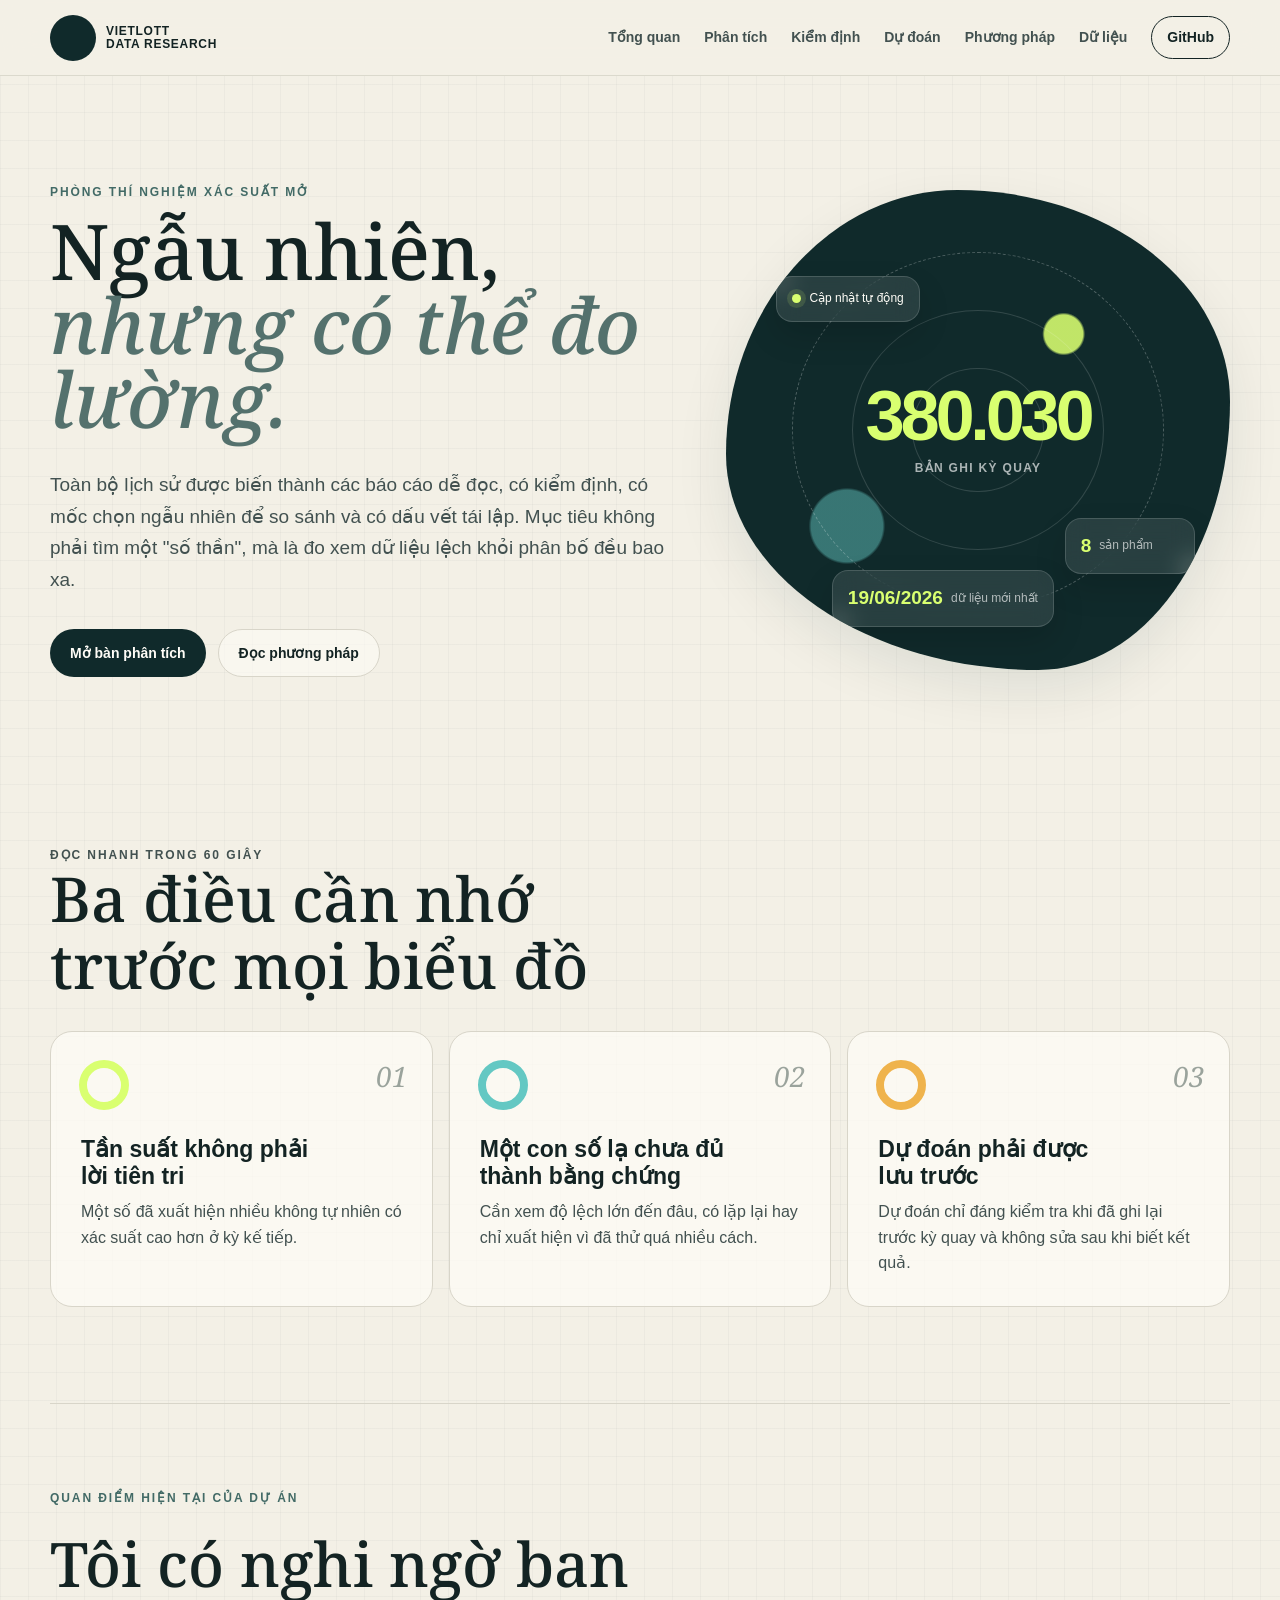
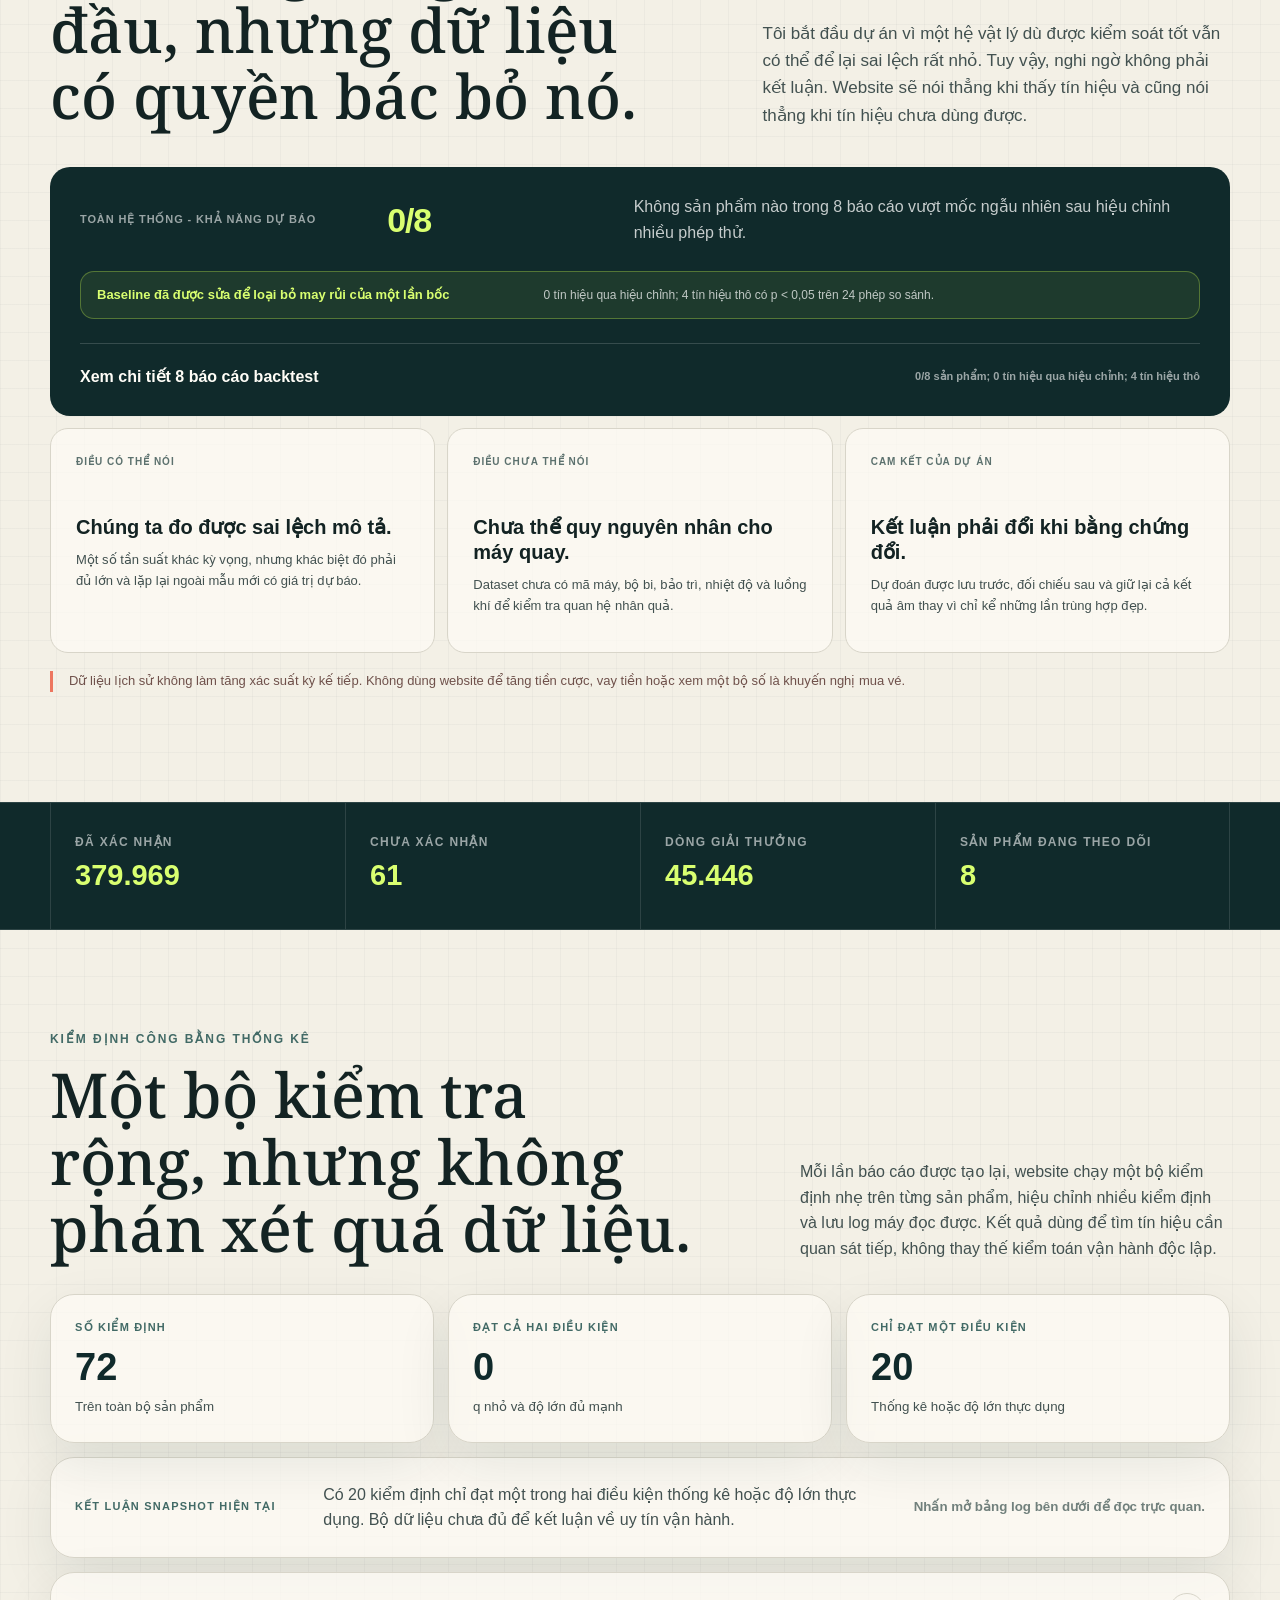
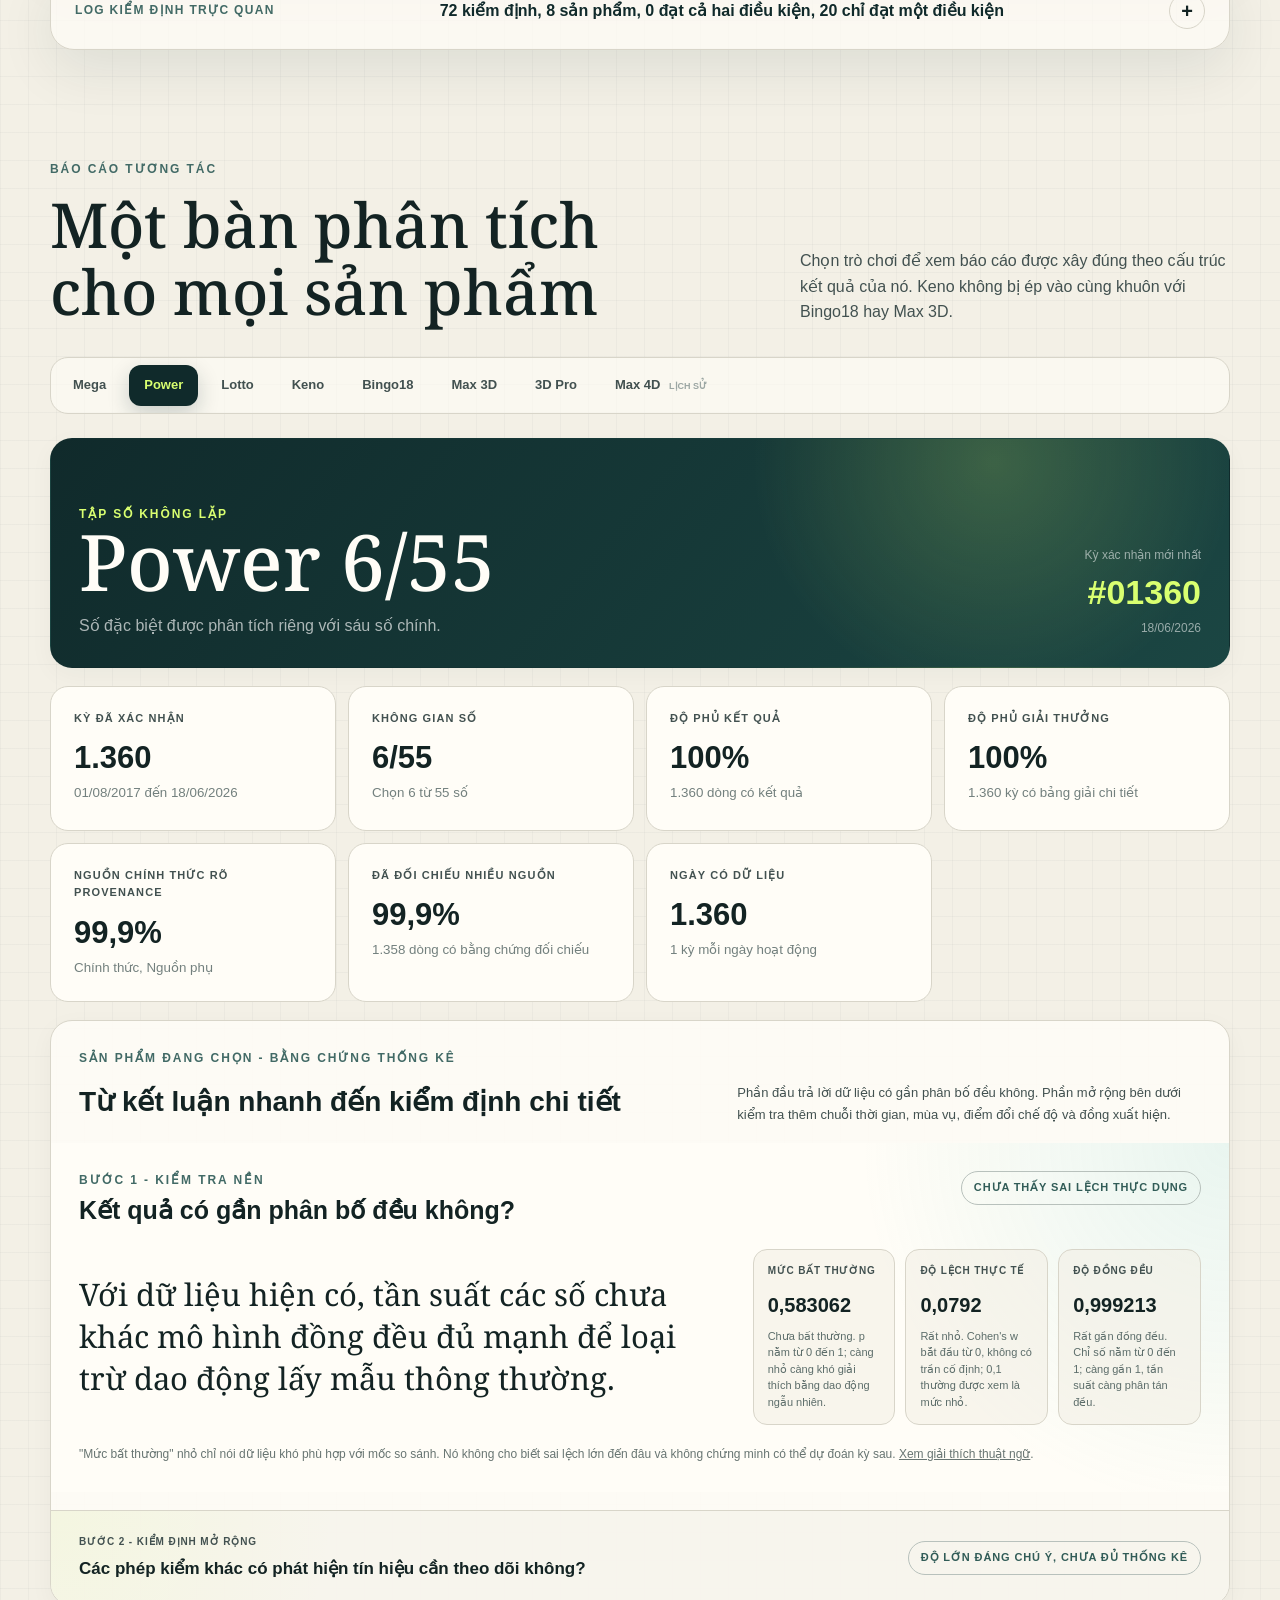
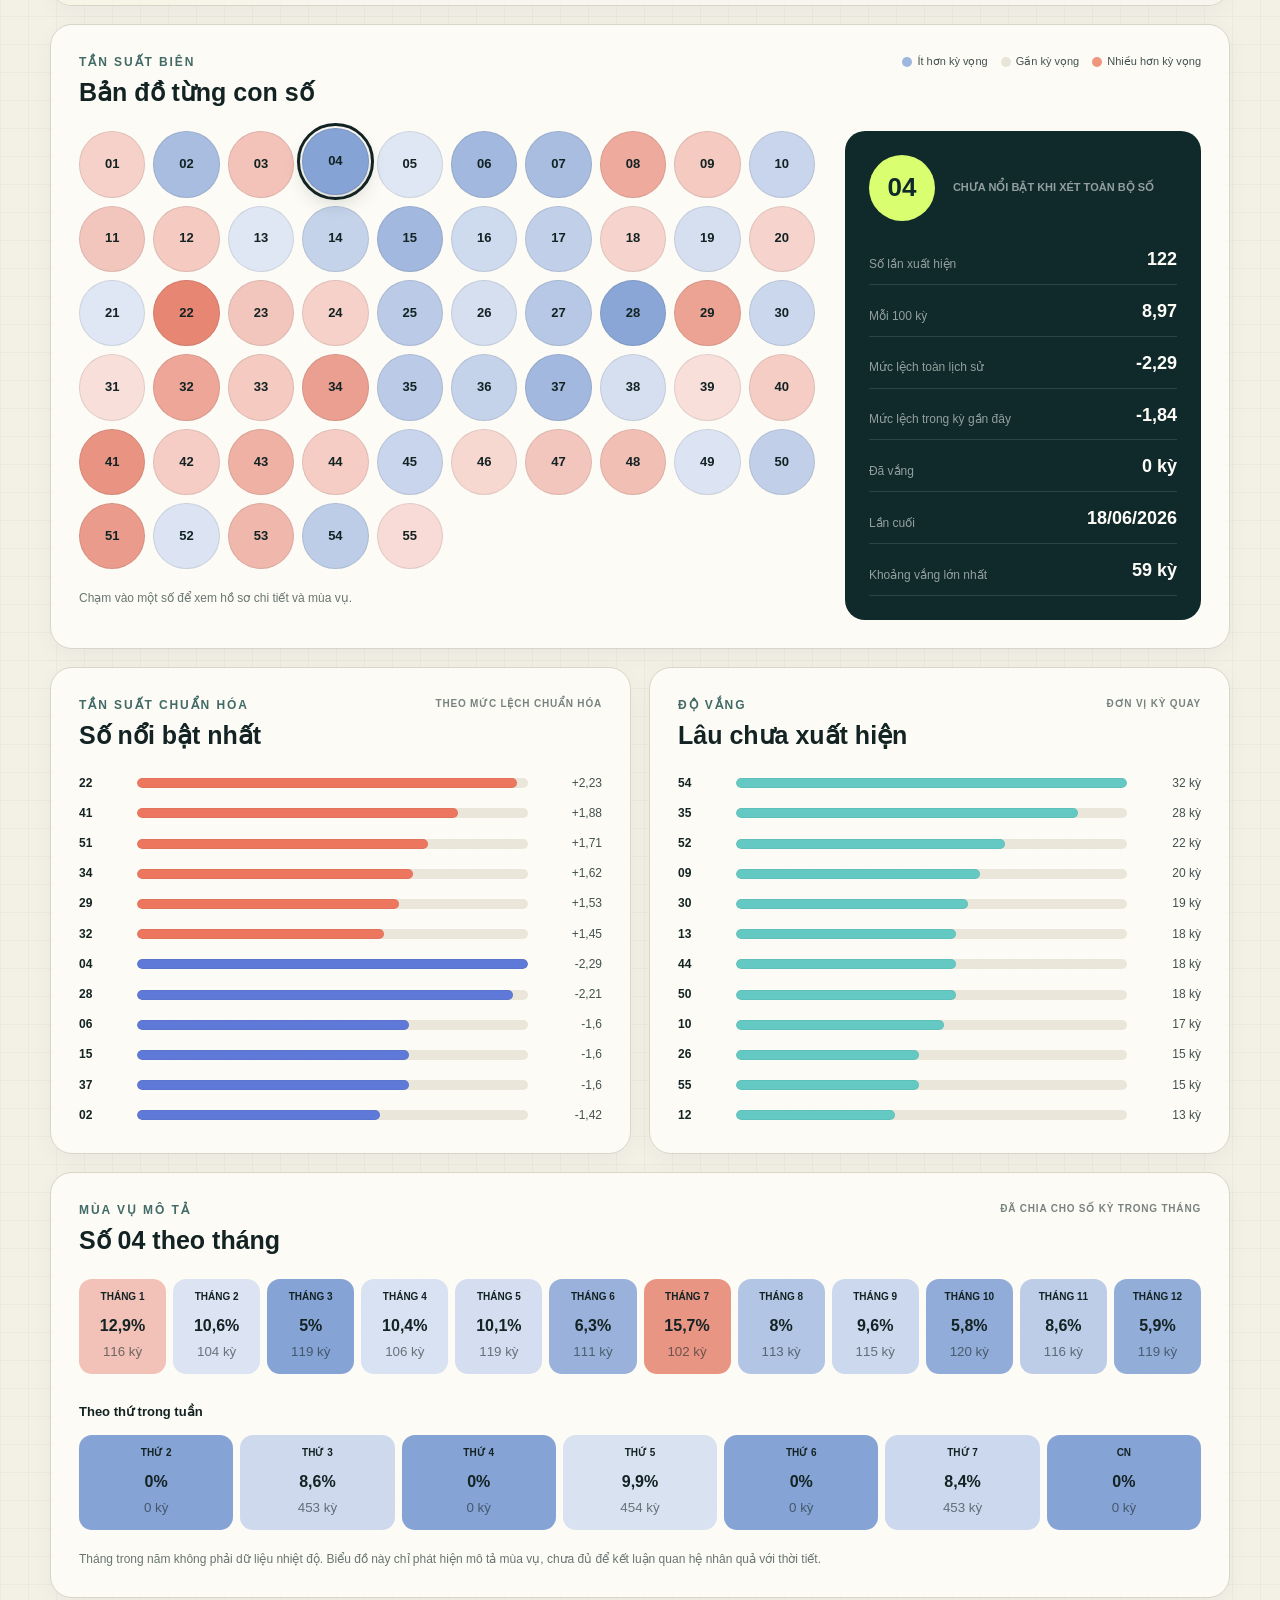
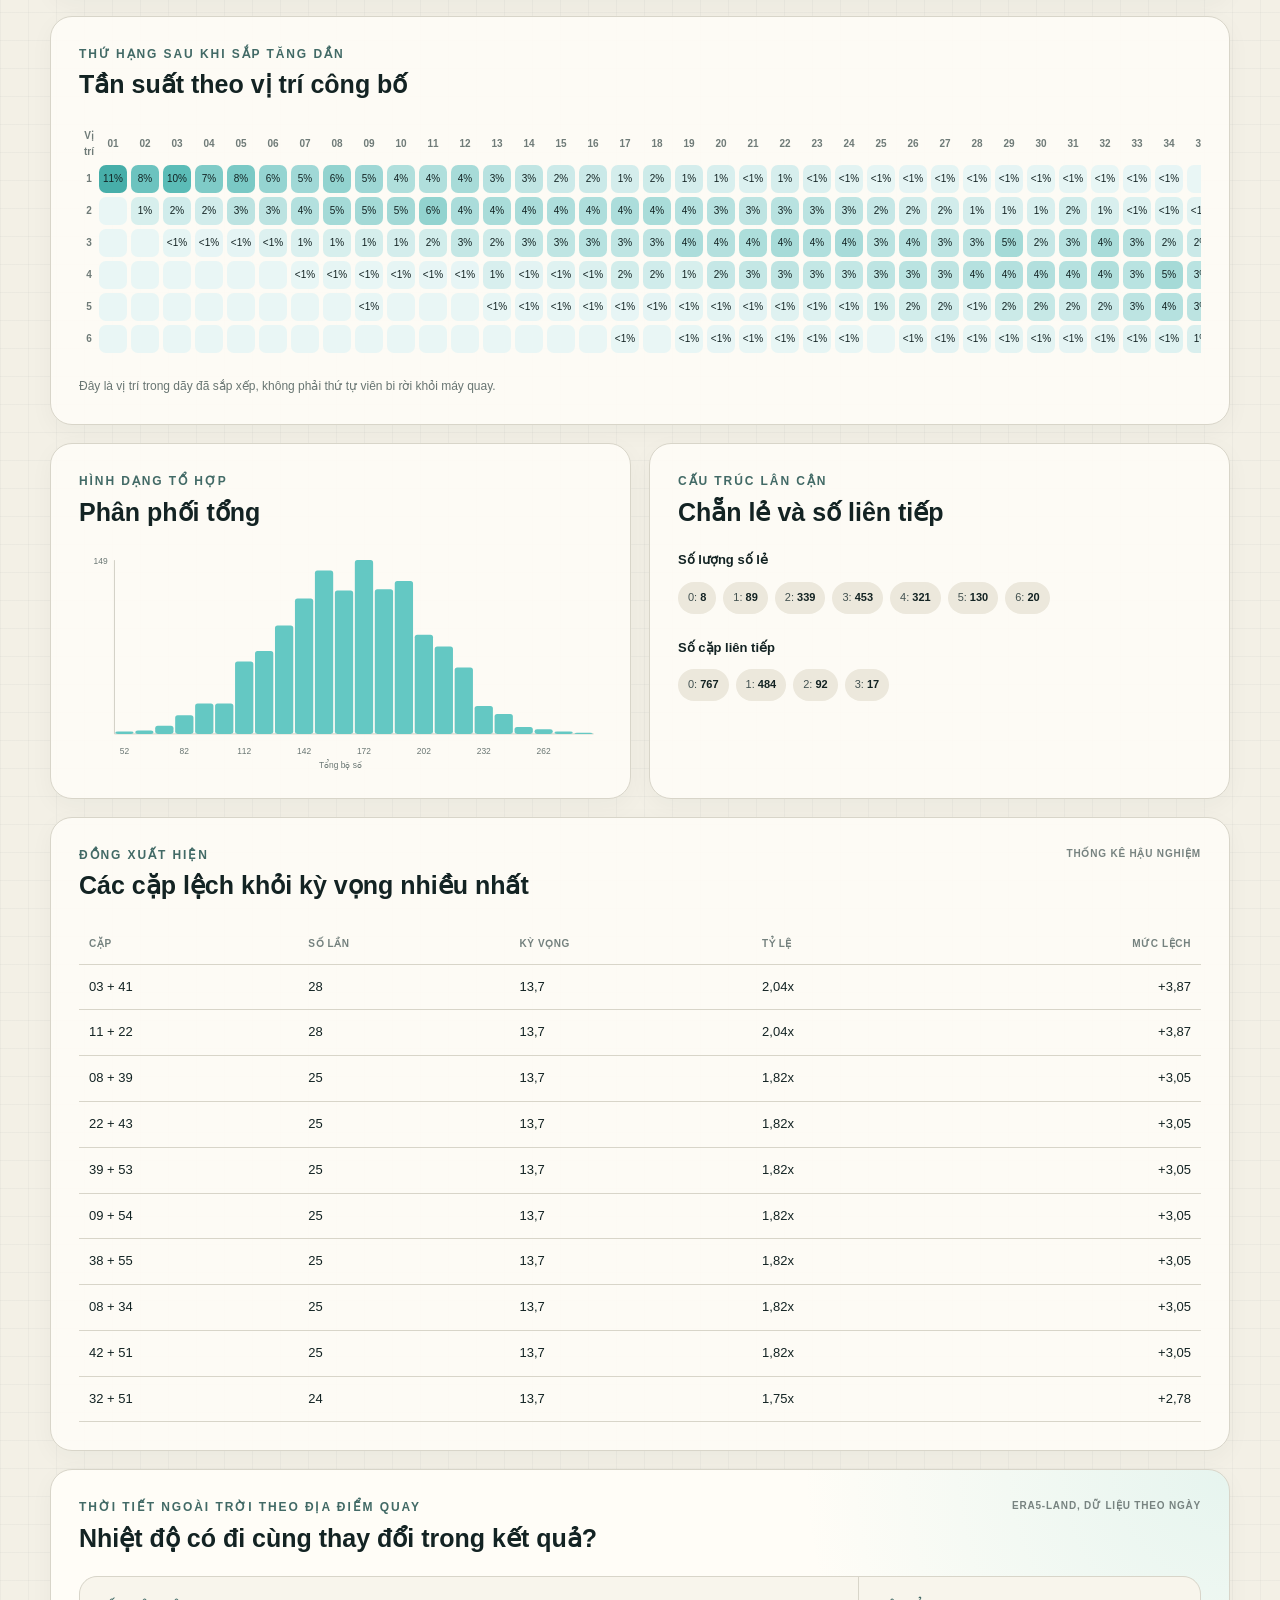
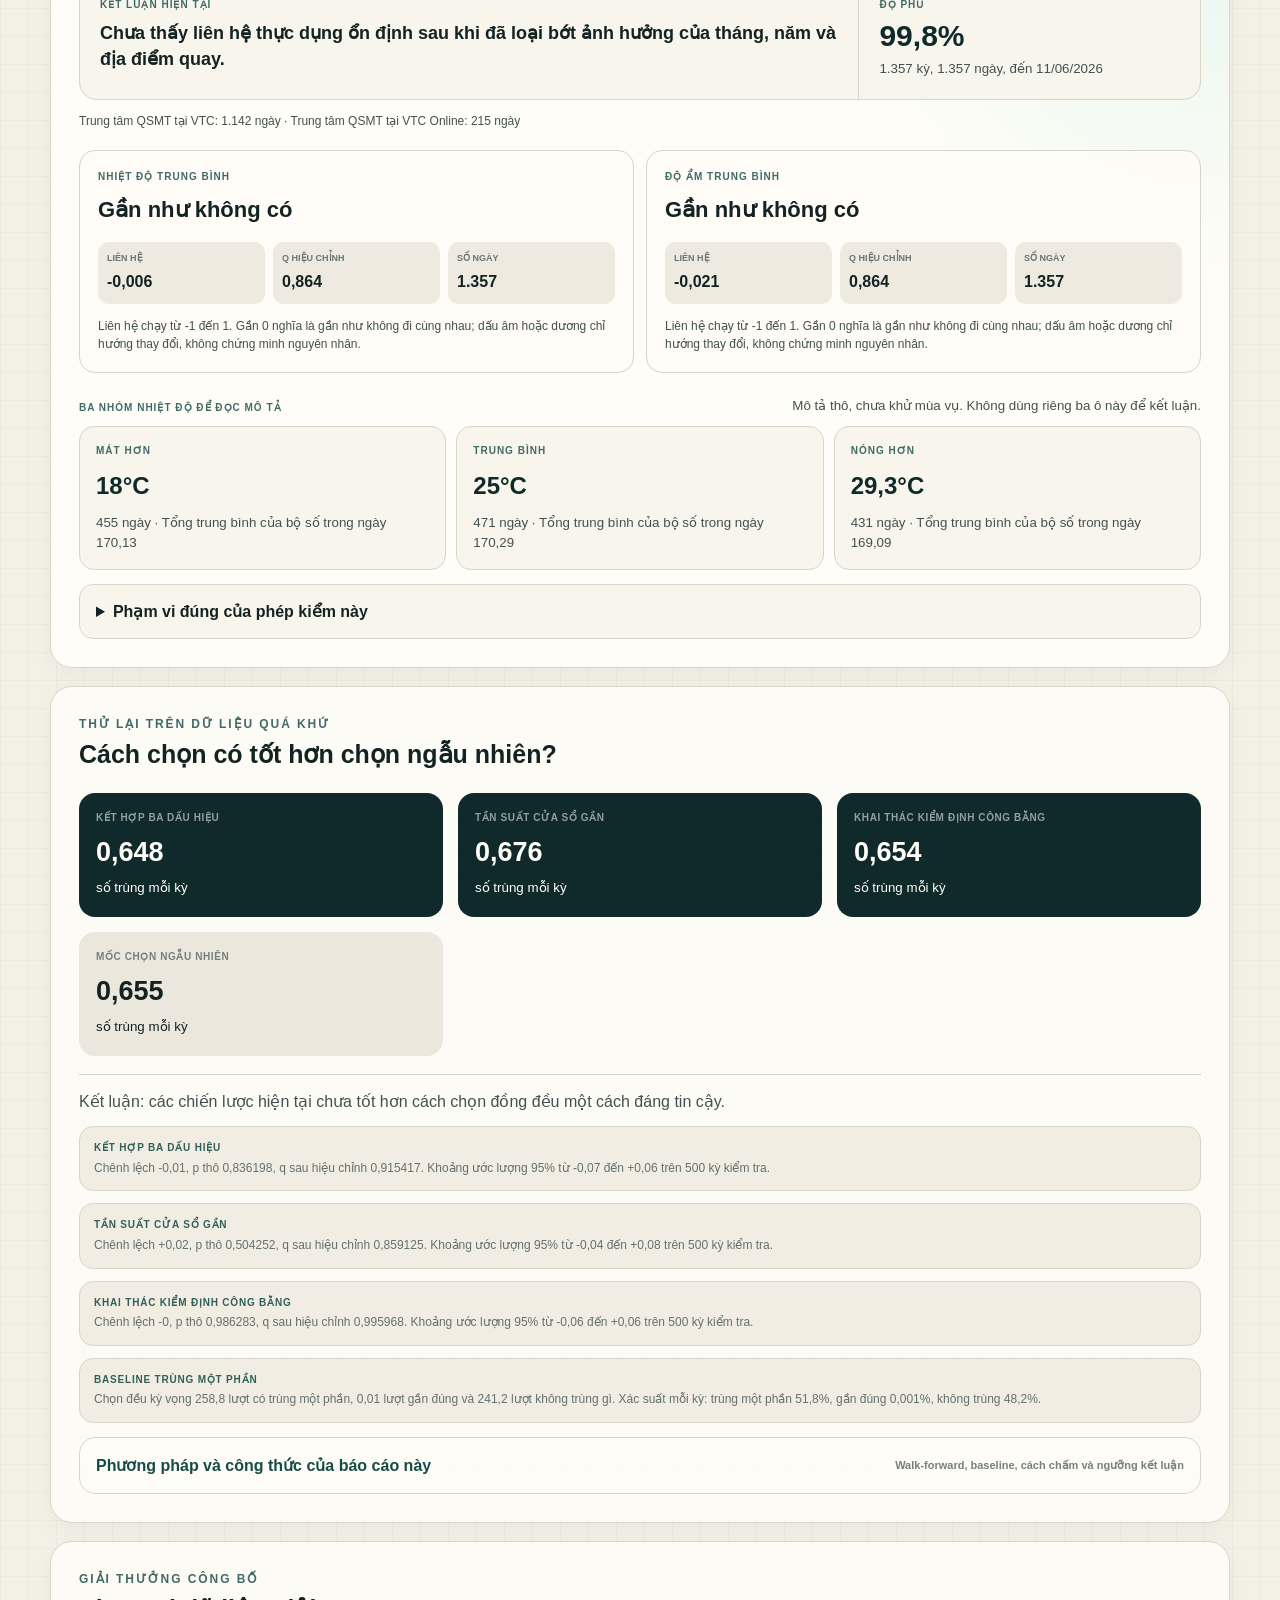
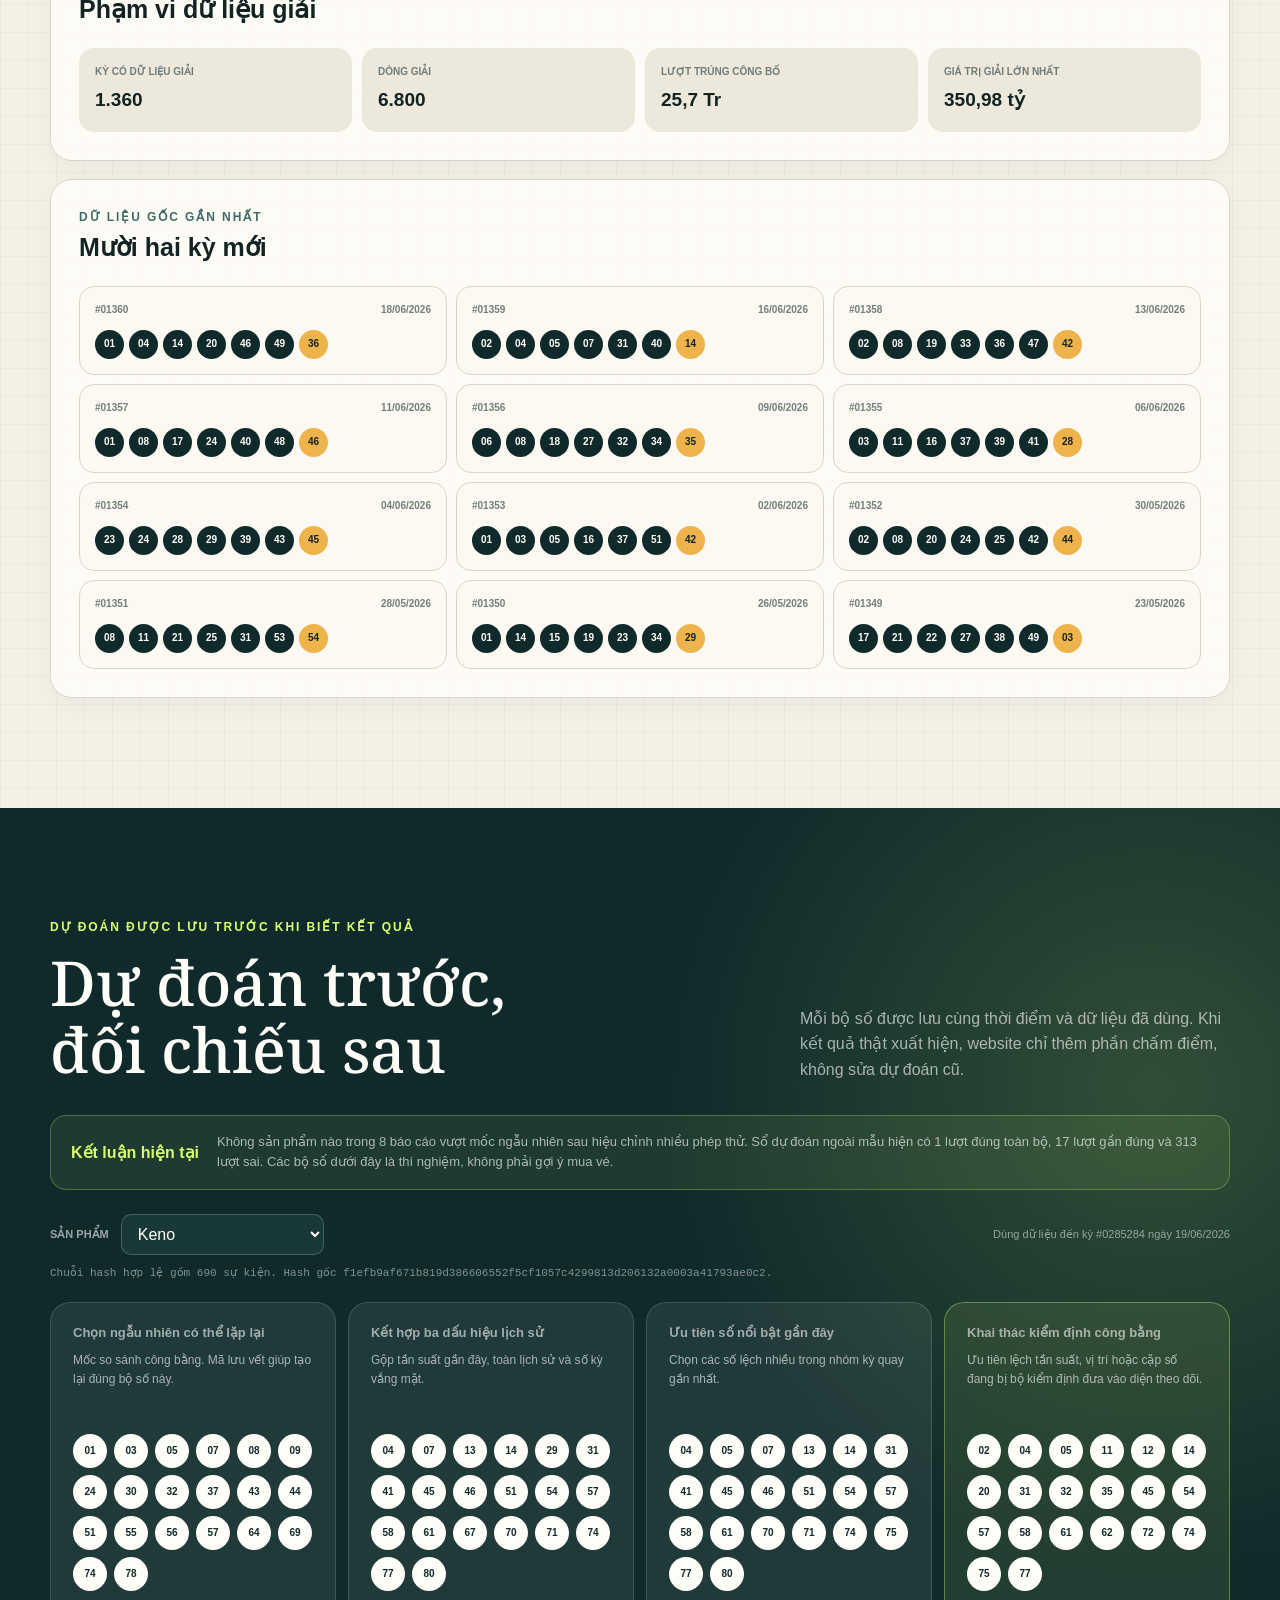
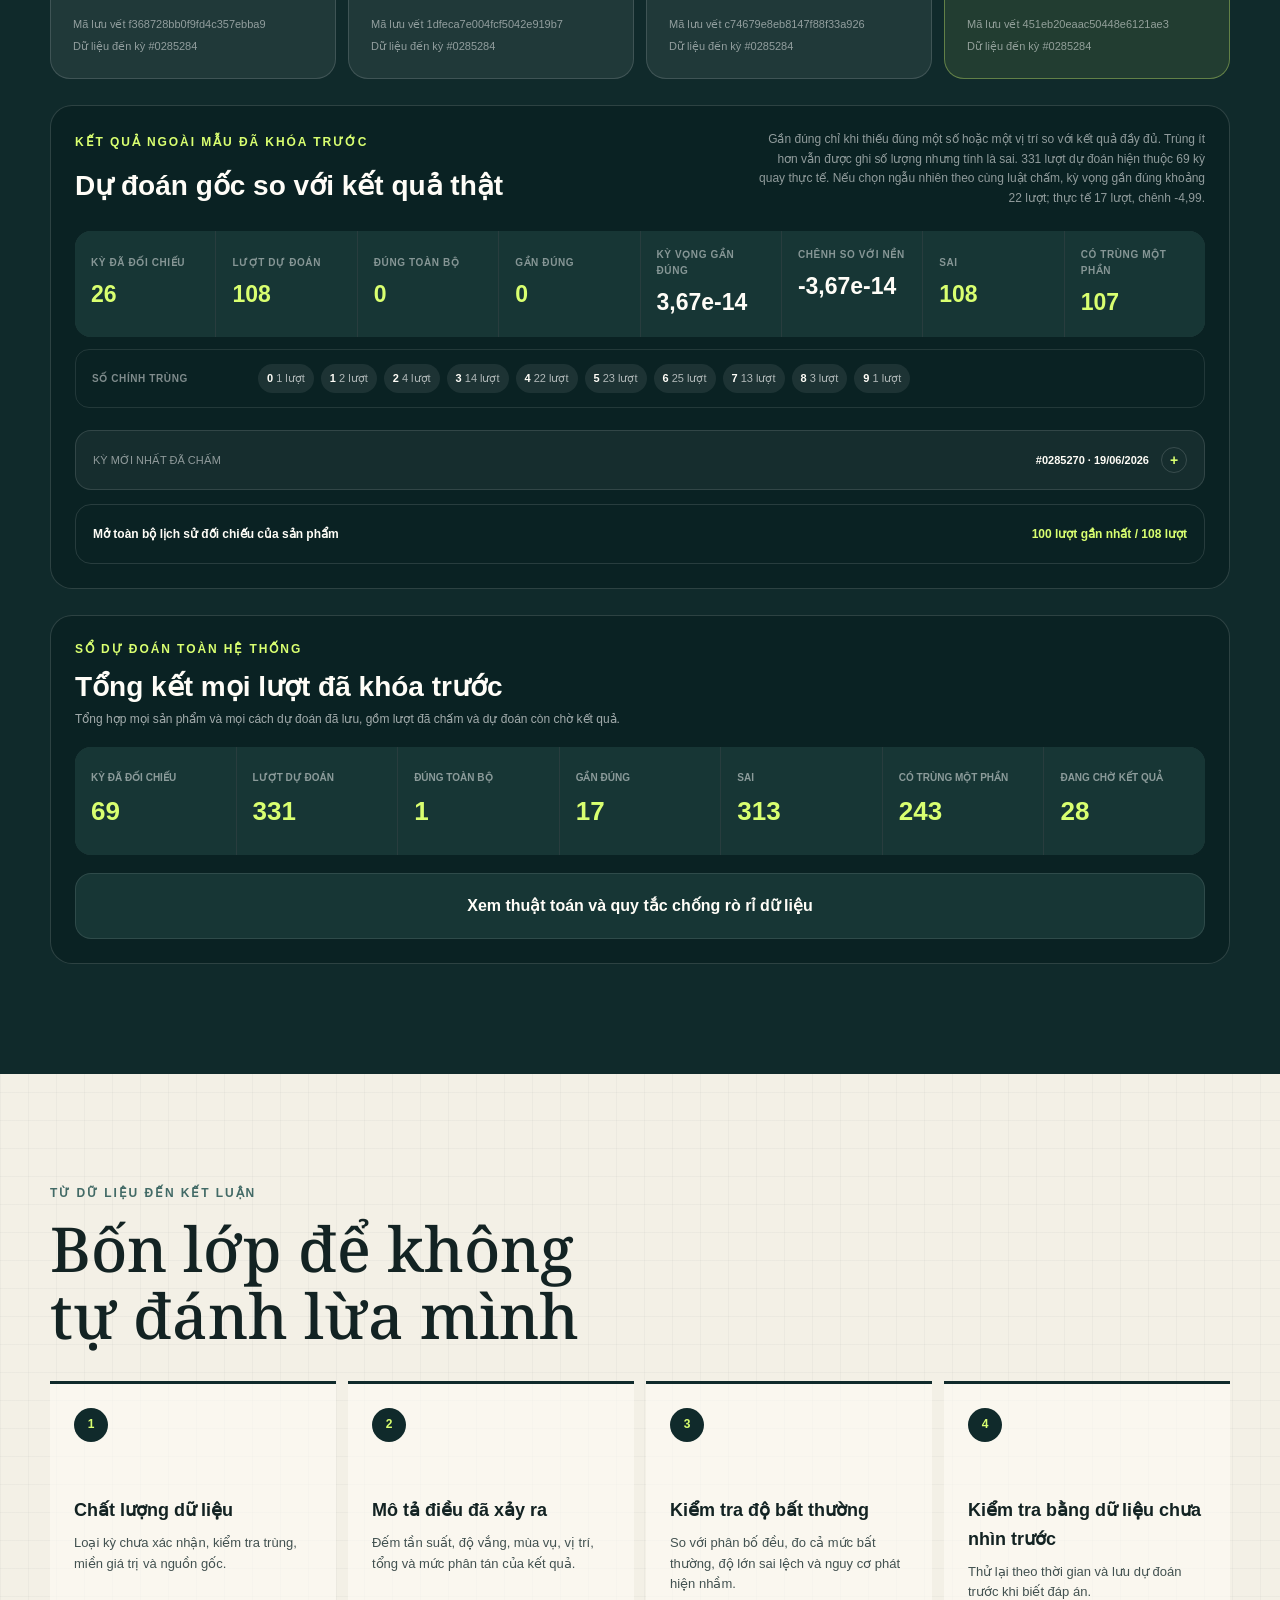
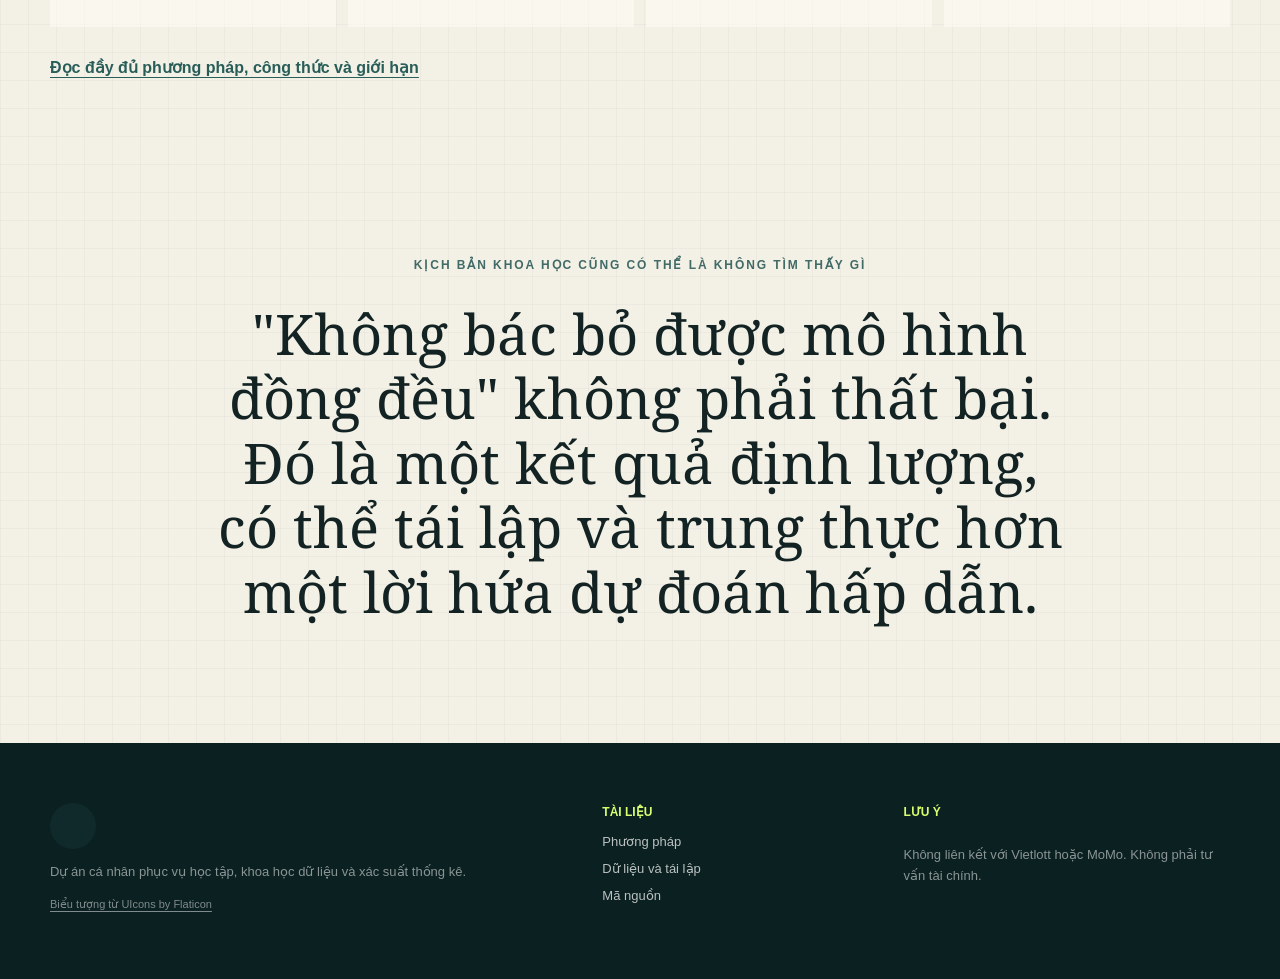
<file: site/index.html>
<!doctype html>
<html lang="vi">
<head>
  <meta charset="utf-8">
  <meta name="viewport" content="width=device-width, initial-scale=1">
  <meta name="description" content="Báo cáo thống kê, kiểm định và dự đoán có lưu vết trên dữ liệu lịch sử Vietlott.">
  <meta name="theme-color" content="#102a2b">
  <meta property="og:title" content="Vietlott Data Research">
  <meta property="og:description" content="Đo lường tính ngẫu nhiên bằng dữ liệu, không bán giấc mơ dự đoán.">
  <title>Vietlott Data Research</title>
  <link rel="icon" href="assets/favicon.svg?v=20260614-9" type="image/svg+xml">
  <link rel="preconnect" href="https://fonts.googleapis.com">
  <link rel="preconnect" href="https://fonts.gstatic.com" crossorigin>
  <link rel="stylesheet" href="https://fonts.googleapis.com/css2?family=Noto+Serif:ital,wght@0,400;0,500;1,400;1,500&amp;display=swap">
  <link rel="stylesheet" href="https://cdn-uicons.flaticon.com/3.0.0/uicons-regular-rounded/css/uicons-regular-rounded.css">
  <link rel="stylesheet" href="assets/styles.css?v=20260618-5">
  <script src="assets/app.js?v=20260618-6" defer></script>
</head>
<body>
  <a class="skip-link" href="#main">Bỏ qua điều hướng</a>
  <header class="site-header">
    <a class="brand" href="index.html" aria-label="Vietlott Data Research">
      <span class="brand-mark" aria-hidden="true"><i class="fi fi-rr-crystal-ball"></i></span>
      <span class="brand-copy">Vietlott<br>Data Research</span>
    </a>
    <button class="menu-button" type="button" aria-expanded="false" aria-controls="site-nav">
      Menu
    </button>
    <nav id="site-nav" class="site-nav" aria-label="Điều hướng chính">
      <a href="#tong-quan">Tổng quan</a>
      <a href="#phan-tich">Phân tích</a>
      <a href="#kiem-dinh">Kiểm định</a>
      <a href="#du-doan">Dự đoán</a>
      <a href="phuong-phap.html">Phương pháp</a>
      <a href="du-lieu.html">Dữ liệu</a>
      <a class="nav-github" href="https://github.com/NhanAZ/vietlott-data-research">GitHub</a>
    </nav>
  </header>

  <main id="main">
    <section id="tong-quan" class="hero shell">
      <div class="hero-copy">
        <p class="eyebrow">Phòng thí nghiệm xác suất mở</p>
        <h1>Ngẫu nhiên,<br><span>nhưng có thể đo lường.</span></h1>
        <p class="hero-lead">
          Toàn bộ lịch sử được biến thành các báo cáo dễ đọc, có kiểm định, có
          mốc chọn ngẫu nhiên để so sánh và có dấu vết tái lập. Mục tiêu không
          phải tìm một "số thần", mà là đo xem dữ liệu lệch khỏi phân bố đều bao xa.
        </p>
        <div class="hero-actions">
          <a class="button button-primary" href="#phan-tich">Mở bàn phân tích</a>
          <a class="button button-quiet" href="phuong-phap.html">Đọc phương pháp</a>
        </div>
      </div>
      <div class="hero-figure" aria-label="Tóm tắt dữ liệu">
        <div class="orbit orbit-one"></div>
        <div class="orbit orbit-two"></div>
        <div class="hero-number">
          <strong id="hero-draw-count">...</strong>
          <span>bản ghi kỳ quay</span>
        </div>
        <div class="hero-badge hero-badge-a">
          <span class="status-dot"></span>
          <span>Cập nhật tự động</span>
        </div>
        <div class="hero-badge hero-badge-b">
          <strong id="hero-product-count">8</strong>
          <span>sản phẩm</span>
        </div>
        <div class="hero-badge hero-badge-c">
          <strong id="hero-date">...</strong>
          <span>dữ liệu mới nhất</span>
        </div>
      </div>
    </section>

    <section class="quick-read shell" aria-labelledby="quick-title">
      <div class="section-heading compact">
        <p class="eyebrow">Đọc nhanh trong 60 giây</p>
        <h2 id="quick-title">Ba điều cần nhớ trước mọi biểu đồ</h2>
      </div>
      <div class="principle-grid">
        <article class="principle-card">
          <span class="principle-index">01</span>
          <h3>Tần suất không phải lời tiên tri</h3>
          <p>Một số đã xuất hiện nhiều không tự nhiên có xác suất cao hơn ở kỳ kế tiếp.</p>
        </article>
        <article class="principle-card">
          <span class="principle-index">02</span>
          <h3>Một con số lạ chưa đủ thành bằng chứng</h3>
          <p>Cần xem độ lệch lớn đến đâu, có lặp lại hay chỉ xuất hiện vì đã thử quá nhiều cách.</p>
        </article>
        <article class="principle-card">
          <span class="principle-index">03</span>
          <h3>Dự đoán phải được lưu trước</h3>
          <p>Dự đoán chỉ đáng kiểm tra khi đã ghi lại trước kỳ quay và không sửa sau khi biết kết quả.</p>
        </article>
      </div>
    </section>

    <section class="project-stance shell" aria-labelledby="stance-title">
      <div class="stance-intro">
        <p class="eyebrow">Quan điểm hiện tại của dự án</p>
        <h2 id="stance-title">Tôi có nghi ngờ ban đầu, nhưng dữ liệu có quyền bác bỏ nó.</h2>
        <p>
          Tôi bắt đầu dự án vì một hệ vật lý dù được kiểm soát tốt vẫn có thể để
          lại sai lệch rất nhỏ. Tuy vậy, nghi ngờ không phải kết luận. Website sẽ
          nói thẳng khi thấy tín hiệu và cũng nói thẳng khi tín hiệu chưa dùng được.
        </p>
      </div>
      <div class="stance-verdict">
          <span>Toàn hệ thống - khả năng dự báo</span>
          <strong id="verdict-backtest-count">Đang đối chiếu...</strong>
          <p id="project-verdict-summary">
            Đang so từng phương pháp với cách chọn ngẫu nhiên trên dữ liệu quá khứ.
          </p>
          <div class="backtest-method-revision">
            <strong>Baseline đã được sửa để loại bỏ may rủi của một lần bốc</strong>
            <span id="backtest-correction-summary">
              Đang hiệu chỉnh đồng thời các phép so sánh trên toàn hệ thống.
            </span>
          </div>
          <details class="backtest-overview-details">
            <summary>
              <span>Xem chi tiết 8 báo cáo backtest</span>
              <small id="backtest-overview-summary">Đang tổng hợp từng sản phẩm</small>
            </summary>
            <div id="backtest-overview-list" class="backtest-overview-list"></div>
          </details>
      </div>
      <div class="stance-grid">
        <article>
          <span>Điều có thể nói</span>
          <strong>Chúng ta đo được sai lệch mô tả.</strong>
          <p>Một số tần suất khác kỳ vọng, nhưng khác biệt đó phải đủ lớn và lặp lại ngoài mẫu mới có giá trị dự báo.</p>
        </article>
        <article>
          <span>Điều chưa thể nói</span>
          <strong>Chưa thể quy nguyên nhân cho máy quay.</strong>
          <p>Dataset chưa có mã máy, bộ bi, bảo trì, nhiệt độ và luồng khí để kiểm tra quan hệ nhân quả.</p>
        </article>
        <article>
          <span>Cam kết của dự án</span>
          <strong>Kết luận phải đổi khi bằng chứng đổi.</strong>
          <p>Dự đoán được lưu trước, đối chiếu sau và giữ lại cả kết quả âm thay vì chỉ kể những lần trùng hợp đẹp.</p>
        </article>
      </div>
      <p class="stance-disclaimer">
        Dữ liệu lịch sử không làm tăng xác suất kỳ kế tiếp. Không dùng website để
        tăng tiền cược, vay tiền hoặc xem một bộ số là khuyến nghị mua vé.
      </p>
    </section>

    <section class="data-ribbon">
      <div class="shell data-ribbon-inner">
        <div>
          <span>Đã xác nhận</span>
          <strong id="confirmed-count">...</strong>
        </div>
        <div>
          <span>Chưa xác nhận</span>
          <strong id="unconfirmed-count">...</strong>
        </div>
        <div>
          <span>Dòng giải thưởng</span>
          <strong id="prize-count">...</strong>
        </div>
        <div>
          <span>Sản phẩm đang theo dõi</span>
          <strong id="ribbon-product-count">...</strong>
        </div>
      </div>
    </section>

    <section id="kiem-dinh" class="audit-overview shell" aria-labelledby="audit-title">
      <div class="section-heading">
        <div>
          <p class="eyebrow">Kiểm định công bằng thống kê</p>
          <h2 id="audit-title">Một bộ kiểm tra rộng, nhưng không phán xét quá dữ liệu.</h2>
        </div>
        <p>
          Mỗi lần báo cáo được tạo lại, website chạy một bộ kiểm định nhẹ trên từng sản phẩm,
          hiệu chỉnh nhiều kiểm định và lưu log máy đọc được. Kết quả dùng để tìm tín hiệu cần
          quan sát tiếp, không thay thế kiểm toán vận hành độc lập.
        </p>
      </div>
      <div class="audit-summary-grid">
        <article>
          <span>Số kiểm định</span>
          <strong id="audit-test-count">...</strong>
          <small>Trên toàn bộ sản phẩm</small>
        </article>
        <article>
          <span>Đạt cả hai điều kiện</span>
          <strong id="audit-review-count">...</strong>
          <small>q nhỏ và độ lớn đủ mạnh</small>
        </article>
        <article>
          <span>Chỉ đạt một điều kiện</span>
          <strong id="audit-watch-count">...</strong>
          <small>Thống kê hoặc độ lớn thực dụng</small>
        </article>
      </div>
      <div class="audit-conclusion-card">
        <span>Kết luận snapshot hiện tại</span>
        <p id="audit-global-conclusion">Đang đọc bộ kiểm định...</p>
        <small>Nhấn mở bảng log bên dưới để đọc trực quan.</small>
      </div>
      <details class="audit-log-panel">
        <summary>
          <span>Log kiểm định trực quan</span>
          <strong id="audit-log-summary">Đang đọc dữ liệu kiểm định...</strong>
        </summary>
        <div id="audit-log-visual" class="audit-log-visual"></div>
        <div class="audit-log-actions">
          <a href="data/audit-summary.json">Tải tóm tắt JSON</a>
          <a href="data/audit-log.jsonl">Tải JSONL thô</a>
        </div>
      </details>
    </section>

    <section id="phan-tich" class="analysis-section shell">
      <div class="section-heading">
        <div>
          <p class="eyebrow">Báo cáo tương tác</p>
          <h2>Một bàn phân tích cho mọi sản phẩm</h2>
        </div>
        <p>
          Chọn trò chơi để xem báo cáo được xây đúng theo cấu trúc kết quả của nó.
          Keno không bị ép vào cùng khuôn với Bingo18 hay Max 3D.
        </p>
      </div>

      <div id="product-tabs" class="product-tabs" role="tablist" aria-label="Chọn sản phẩm"></div>

      <div id="dashboard-loading" class="loading-card" role="status" aria-live="polite">
        <span class="loader" aria-hidden="true"></span>
        <span id="dashboard-loading-label">Đang mở báo cáo đầu tiên...</span>
      </div>

      <div id="dashboard" class="dashboard" hidden>
        <section class="product-masthead panel panel-dark">
          <div>
            <p class="panel-kicker" id="product-kind">...</p>
            <h2 id="product-name">...</h2>
            <p id="product-note">...</p>
          </div>
          <div class="latest-draw">
            <span>Kỳ xác nhận mới nhất</span>
            <strong id="latest-draw-id">...</strong>
            <time id="latest-draw-date">...</time>
          </div>
        </section>

        <div id="product-metrics" class="metric-grid"></div>

        <section class="product-evidence panel" aria-labelledby="product-evidence-title">
          <div class="product-evidence-heading">
            <div>
              <p class="panel-kicker">Sản phẩm đang chọn - bằng chứng thống kê</p>
              <h3 id="product-evidence-title">Từ kết luận nhanh đến kiểm định chi tiết</h3>
            </div>
            <p>
              Phần đầu trả lời dữ liệu có gần phân bố đều không. Phần mở rộng bên dưới
              kiểm tra thêm chuỗi thời gian, mùa vụ, điểm đổi chế độ và đồng xuất hiện.
            </p>
          </div>

          <div class="evidence-primary conclusion-panel">
            <div class="panel-heading">
              <div>
                <p class="panel-kicker">Bước 1 - kiểm tra nền</p>
                <h4>Kết quả có gần phân bố đều không?</h4>
              </div>
              <span id="test-verdict" class="verdict">...</span>
            </div>
            <div class="conclusion-layout">
              <p id="test-explanation" class="big-explanation">...</p>
              <div class="test-metrics" id="test-metrics"></div>
            </div>
            <p class="method-note">
              "Mức bất thường" nhỏ chỉ nói dữ liệu khó phù hợp với mốc so sánh.
              Nó không cho biết sai lệch lớn đến đâu và không chứng minh có thể dự đoán kỳ sau.
              <a href="phuong-phap.html#thuat-ngu">Xem giải thích thuật ngữ</a>.
            </p>
          </div>

          <details class="evidence-audit">
            <summary>
              <div>
                <span>Bước 2 - kiểm định mở rộng</span>
                <strong>Các phép kiểm khác có phát hiện tín hiệu cần theo dõi không?</strong>
              </div>
              <span id="audit-product-verdict" class="verdict">...</span>
            </summary>
            <div class="evidence-audit-body audit-panel">
              <p id="audit-product-conclusion" class="method-note">
                Đang đọc các kiểm định phân bố, chuỗi thời gian và đồng xuất hiện.
              </p>
              <div id="audit-product-metrics" class="audit-mini-grid"></div>
              <div id="audit-test-list" class="audit-test-list"></div>
              <details class="technical-details">
                <summary>Thuật toán đang chạy và thuật toán chưa chạy</summary>
                <div id="audit-method-catalog"></div>
              </details>
            </div>
          </details>
        </section>

        <div id="number-analysis" class="analysis-kind" hidden>
          <section class="panel">
            <div class="panel-heading">
              <div>
                <p class="panel-kicker">Tần suất biên</p>
                <h3>Bản đồ từng con số</h3>
              </div>
              <div class="legend">
                <span><i class="legend-low"></i>Ít hơn kỳ vọng</span>
                <span><i class="legend-neutral"></i>Gần kỳ vọng</span>
                <span><i class="legend-high"></i>Nhiều hơn kỳ vọng</span>
              </div>
            </div>
            <div class="number-map-layout">
              <div>
                <div id="number-grid" class="number-grid" aria-label="Bản đồ độ lệch chuẩn hóa"></div>
                <p class="method-note">Chạm vào một số để xem hồ sơ chi tiết và mùa vụ.</p>
              </div>
              <article id="number-profile" class="number-profile"></article>
            </div>
          </section>

          <div class="two-column">
            <section class="panel">
              <div class="panel-heading">
                <div>
                <p class="panel-kicker">Tần suất chuẩn hóa</p>
                  <h3>Số nổi bật nhất</h3>
                </div>
                <span class="tiny-label">Theo mức lệch chuẩn hóa</span>
              </div>
              <div id="frequency-chart" class="bar-chart"></div>
            </section>
            <section class="panel">
              <div class="panel-heading">
                <div>
                  <p class="panel-kicker">Độ vắng</p>
                  <h3>Lâu chưa xuất hiện</h3>
                </div>
                <span class="tiny-label">Đơn vị kỳ quay</span>
              </div>
              <div id="overdue-chart" class="bar-chart"></div>
            </section>
          </div>

          <section class="panel">
            <div class="panel-heading">
              <div>
                <p class="panel-kicker">Mùa vụ mô tả</p>
                <h3 id="month-title">Tần suất theo tháng</h3>
              </div>
              <span class="tiny-label">Đã chia cho số kỳ trong tháng</span>
            </div>
            <div id="month-chart" class="month-chart"></div>
            <h4 class="subchart-title">Theo thứ trong tuần</h4>
            <div id="weekday-chart" class="month-chart weekday-chart"></div>
            <p class="method-note">
              Tháng trong năm không phải dữ liệu nhiệt độ. Biểu đồ này chỉ phát hiện mô
              tả mùa vụ, chưa đủ để kết luận quan hệ nhân quả với thời tiết.
            </p>
          </section>

          <section class="panel">
            <div class="panel-heading">
              <div>
                <p class="panel-kicker">Thứ hạng sau khi sắp tăng dần</p>
                <h3>Tần suất theo vị trí công bố</h3>
              </div>
            </div>
            <div id="position-heatmap" class="heatmap-wrap"></div>
            <p class="method-note">
              Đây là vị trí trong dãy đã sắp xếp, không phải thứ tự viên bi rời khỏi máy quay.
            </p>
          </section>

          <div class="two-column">
            <section class="panel">
              <div class="panel-heading">
                <div>
                  <p class="panel-kicker">Hình dạng tổ hợp</p>
                  <h3>Phân phối tổng</h3>
                </div>
              </div>
              <div id="sum-histogram" class="svg-chart"></div>
            </section>
            <section class="panel">
              <div class="panel-heading">
                <div>
                  <p class="panel-kicker">Cấu trúc lân cận</p>
                  <h3>Chẵn lẻ và số liên tiếp</h3>
                </div>
              </div>
              <div id="structure-summary" class="structure-summary"></div>
            </section>
          </div>

          <section id="pair-panel" class="panel">
            <div class="panel-heading">
              <div>
                <p class="panel-kicker">Đồng xuất hiện</p>
                <h3>Các cặp lệch khỏi kỳ vọng nhiều nhất</h3>
              </div>
              <span class="tiny-label">Thống kê hậu nghiệm</span>
            </div>
            <div id="pair-table" class="table-wrap"></div>
          </section>
        </div>

        <div id="digit-analysis" class="analysis-kind" hidden>
          <div class="two-column">
            <section class="panel">
              <div class="panel-heading">
                <div>
                  <p class="panel-kicker">Mười chữ số</p>
                  <h3>Tần suất tổng thể</h3>
                </div>
              </div>
              <div id="digit-chart" class="bar-chart"></div>
            </section>
            <section class="panel">
              <div class="panel-heading">
                <div>
                  <p class="panel-kicker">Vị trí có ý nghĩa</p>
                  <h3>Hàng trăm, chục và đơn vị</h3>
                </div>
              </div>
              <div id="digit-position-heatmap" class="heatmap-wrap"></div>
            </section>
          </div>
          <div class="two-column">
            <section class="panel">
              <div class="panel-heading">
                <div>
                  <p class="panel-kicker">Cấu trúc chuỗi</p>
                  <h3>Phân phối tổng chữ số</h3>
                </div>
              </div>
              <div id="digit-sum-histogram" class="svg-chart"></div>
            </section>
            <section class="panel">
              <div class="panel-heading">
                <div>
                  <p class="panel-kicker">Mẫu lặp</p>
                  <h3>Số chữ số khác nhau</h3>
                </div>
              </div>
              <div id="digit-unique-chart" class="bar-chart"></div>
            </section>
          </div>
          <section class="panel">
            <div class="panel-heading">
              <div>
                <p class="panel-kicker">Bảng xếp hạng mô tả</p>
                <h3>Các chuỗi xuất hiện nhiều</h3>
              </div>
              <span class="tiny-label">Không phải khuyến nghị chọn số</span>
            </div>
            <div id="sequence-table" class="table-wrap"></div>
          </section>
        </div>

        <section class="panel weather-panel">
          <div class="panel-heading">
            <div>
              <p class="panel-kicker">Thời tiết ngoài trời theo địa điểm quay</p>
              <h3>Nhiệt độ có đi cùng thay đổi trong kết quả?</h3>
            </div>
            <span class="tiny-label">ERA5-Land, dữ liệu theo ngày</span>
          </div>
          <div id="weather-report" class="weather-report"></div>
        </section>

        <div class="two-column backtest-prize-grid">
          <section class="panel">
            <div class="panel-heading">
              <div>
                <p class="panel-kicker">Thử lại trên dữ liệu quá khứ</p>
                <h3>Cách chọn có tốt hơn chọn ngẫu nhiên?</h3>
              </div>
            </div>
            <div id="backtest-report"></div>
          </section>
          <section class="panel">
            <div class="panel-heading">
              <div>
                <p class="panel-kicker">Giải thưởng công bố</p>
                <h3>Phạm vi dữ liệu giải</h3>
              </div>
            </div>
            <div id="prize-report" class="prize-report"></div>
          </section>
        </div>

        <section class="panel">
          <div class="panel-heading">
            <div>
              <p class="panel-kicker">Dữ liệu gốc gần nhất</p>
              <h3>Mười hai kỳ mới</h3>
            </div>
          </div>
          <div id="recent-draws" class="recent-draws"></div>
        </section>
      </div>
    </section>

    <section id="du-doan" class="prediction-section">
      <div class="shell">
        <div class="section-heading light">
          <div>
            <p class="eyebrow">Dự đoán được lưu trước khi biết kết quả</p>
            <h2>Dự đoán trước, đối chiếu sau</h2>
          </div>
          <p>
            Mỗi bộ số được lưu cùng thời điểm và dữ liệu đã dùng. Khi kết quả thật
            xuất hiện, website chỉ thêm phần chấm điểm, không sửa dự đoán cũ.
          </p>
        </div>
        <div class="prediction-warning">
          <strong>Kết luận hiện tại</strong>
          <span id="prediction-current-conclusion">
            Chưa cách chọn nào thắng ngẫu nhiên ổn định. Các bộ số dưới đây là thí
            nghiệm để kiểm tra phương pháp, không phải gợi ý mua vé.
          </span>
        </div>
        <div class="prediction-toolbar">
          <label for="prediction-product">Sản phẩm</label>
          <select id="prediction-product"></select>
          <span id="prediction-ledger-status">...</span>
        </div>
        <p id="prediction-ledger-integrity" class="prediction-ledger-integrity">
          Đang kiểm tra chuỗi hash của sổ dự đoán...
        </p>
        <div id="prediction-cards" class="prediction-grid"></div>
        <section class="prediction-results" aria-labelledby="prediction-results-title">
          <div class="prediction-results-heading">
            <div>
              <p class="panel-kicker">Kết quả ngoài mẫu đã khóa trước</p>
              <h3 id="prediction-results-title">Dự đoán gốc so với kết quả thật</h3>
            </div>
            <p id="prediction-near-rule">
              Gần đúng chỉ khi thiếu đúng một số hoặc một vị trí so với kết quả đầy đủ.
            </p>
          </div>
          <div id="prediction-product-summary" class="prediction-product-summary"></div>
          <div id="prediction-latest-comparison" class="prediction-comparison-grid"></div>
          <details class="prediction-history-panel">
            <summary>
              <span id="prediction-history-label">Mở toàn bộ lịch sử đối chiếu của sản phẩm</span>
              <strong id="prediction-history-count">...</strong>
            </summary>
            <div id="prediction-history-list" class="prediction-history-list"></div>
          </details>
        </section>
        <div class="archive-summary">
          <div class="archive-summary-heading">
            <span>Sổ dự đoán toàn hệ thống</span>
            <strong>Tổng kết mọi lượt đã khóa trước</strong>
            <p>Tổng hợp mọi sản phẩm và mọi cách dự đoán đã lưu, gồm lượt đã chấm và dự đoán còn chờ kết quả.</p>
          </div>
          <div class="archive-summary-groups">
            <div class="archive-metric-grid archive-overview-grid">
              <button class="archive-metric" type="button" data-archive-filter="evaluated-draws" aria-controls="prediction-archive-detail">
                <span>Kỳ đã đối chiếu</span>
                <strong id="archive-evaluated-draws">...</strong>
              </button>
              <button class="archive-metric" type="button" data-archive-filter="evaluated-predictions" aria-controls="prediction-archive-detail">
                <span>Lượt dự đoán</span>
                <strong id="archive-evaluated-predictions">...</strong>
              </button>
              <button class="archive-metric" type="button" data-archive-filter="exact" aria-controls="prediction-archive-detail">
                <span>Đúng toàn bộ</span>
                <strong id="exact-predictions">...</strong>
              </button>
              <button class="archive-metric" type="button" data-archive-filter="near" aria-controls="prediction-archive-detail">
                <span>Gần đúng</span>
                <strong id="near-predictions">...</strong>
              </button>
              <button class="archive-metric" type="button" data-archive-filter="wrong" aria-controls="prediction-archive-detail">
                <span>Sai</span>
                <strong id="wrong-predictions">...</strong>
              </button>
              <button class="archive-metric" type="button" data-archive-filter="partial" aria-controls="prediction-archive-detail">
                <span>Có trùng một phần</span>
                <strong id="archive-partial-matches">...</strong>
              </button>
              <button class="archive-metric" type="button" data-archive-filter="pending" aria-controls="prediction-archive-detail">
                <span>Đang chờ kết quả</span>
                <strong id="pending-predictions">...</strong>
              </button>
            </div>
          </div>
          <div id="prediction-archive-detail" class="archive-detail-panel" hidden>
            <div class="archive-detail-heading">
              <div>
                <span id="prediction-archive-detail-kicker">Chi tiết dự đoán</span>
                <strong id="prediction-archive-detail-title">...</strong>
              </div>
              <button id="prediction-archive-detail-close" class="archive-detail-close" type="button">Đóng</button>
            </div>
            <div id="prediction-archive-detail-list" class="prediction-history-list archive-detail-list"></div>
          </div>
          <a href="phuong-phap.html#du-doan">Xem thuật toán và quy tắc chống rò rỉ dữ liệu</a>
        </div>
      </div>
    </section>

    <section class="method-preview shell">
      <div class="section-heading">
        <div>
          <p class="eyebrow">Từ dữ liệu đến kết luận</p>
          <h2>Bốn lớp để không tự đánh lừa mình</h2>
        </div>
      </div>
      <ol class="method-steps">
        <li>
          <span>1</span>
          <div><strong>Chất lượng dữ liệu</strong><p>Loại kỳ chưa xác nhận, kiểm tra trùng, miền giá trị và nguồn gốc.</p></div>
        </li>
        <li>
          <span>2</span>
          <div><strong>Mô tả điều đã xảy ra</strong><p>Đếm tần suất, độ vắng, mùa vụ, vị trí, tổng và mức phân tán của kết quả.</p></div>
        </li>
        <li>
          <span>3</span>
          <div><strong>Kiểm tra độ bất thường</strong><p>So với phân bố đều, đo cả mức bất thường, độ lớn sai lệch và nguy cơ phát hiện nhầm.</p></div>
        </li>
        <li>
          <span>4</span>
          <div><strong>Kiểm tra bằng dữ liệu chưa nhìn trước</strong><p>Thử lại theo thời gian và lưu dự đoán trước khi biết đáp án.</p></div>
        </li>
      </ol>
      <a class="text-link" href="phuong-phap.html">Đọc đầy đủ phương pháp, công thức và giới hạn</a>
    </section>

    <section class="closing shell">
      <p class="eyebrow">Kịch bản khoa học cũng có thể là không tìm thấy gì</p>
      <blockquote>
        "Không bác bỏ được mô hình đồng đều" không phải thất bại. Đó là một kết quả
        định lượng, có thể tái lập và trung thực hơn một lời hứa dự đoán hấp dẫn.
      </blockquote>
    </section>
  </main>

  <footer class="site-footer">
    <div class="shell footer-grid">
      <div>
        <span class="brand-mark" aria-hidden="true"><i class="fi fi-rr-crystal-ball"></i></span>
        <p>Dự án cá nhân phục vụ học tập, khoa học dữ liệu và xác suất thống kê.</p>
        <a class="icon-credit" href="https://www.flaticon.com/free-icon-font/crystal-ball_8034121">
          Biểu tượng từ UIcons by Flaticon
        </a>
      </div>
      <div>
        <strong>Tài liệu</strong>
        <a href="phuong-phap.html">Phương pháp</a>
        <a href="du-lieu.html">Dữ liệu và tái lập</a>
        <a href="https://github.com/NhanAZ/vietlott-data-research">Mã nguồn</a>
      </div>
      <div>
        <strong>Lưu ý</strong>
        <p>Không liên kết với Vietlott hoặc MoMo. Không phải tư vấn tài chính.</p>
      </div>
    </div>
  </footer>
</body>
</html>
</file>
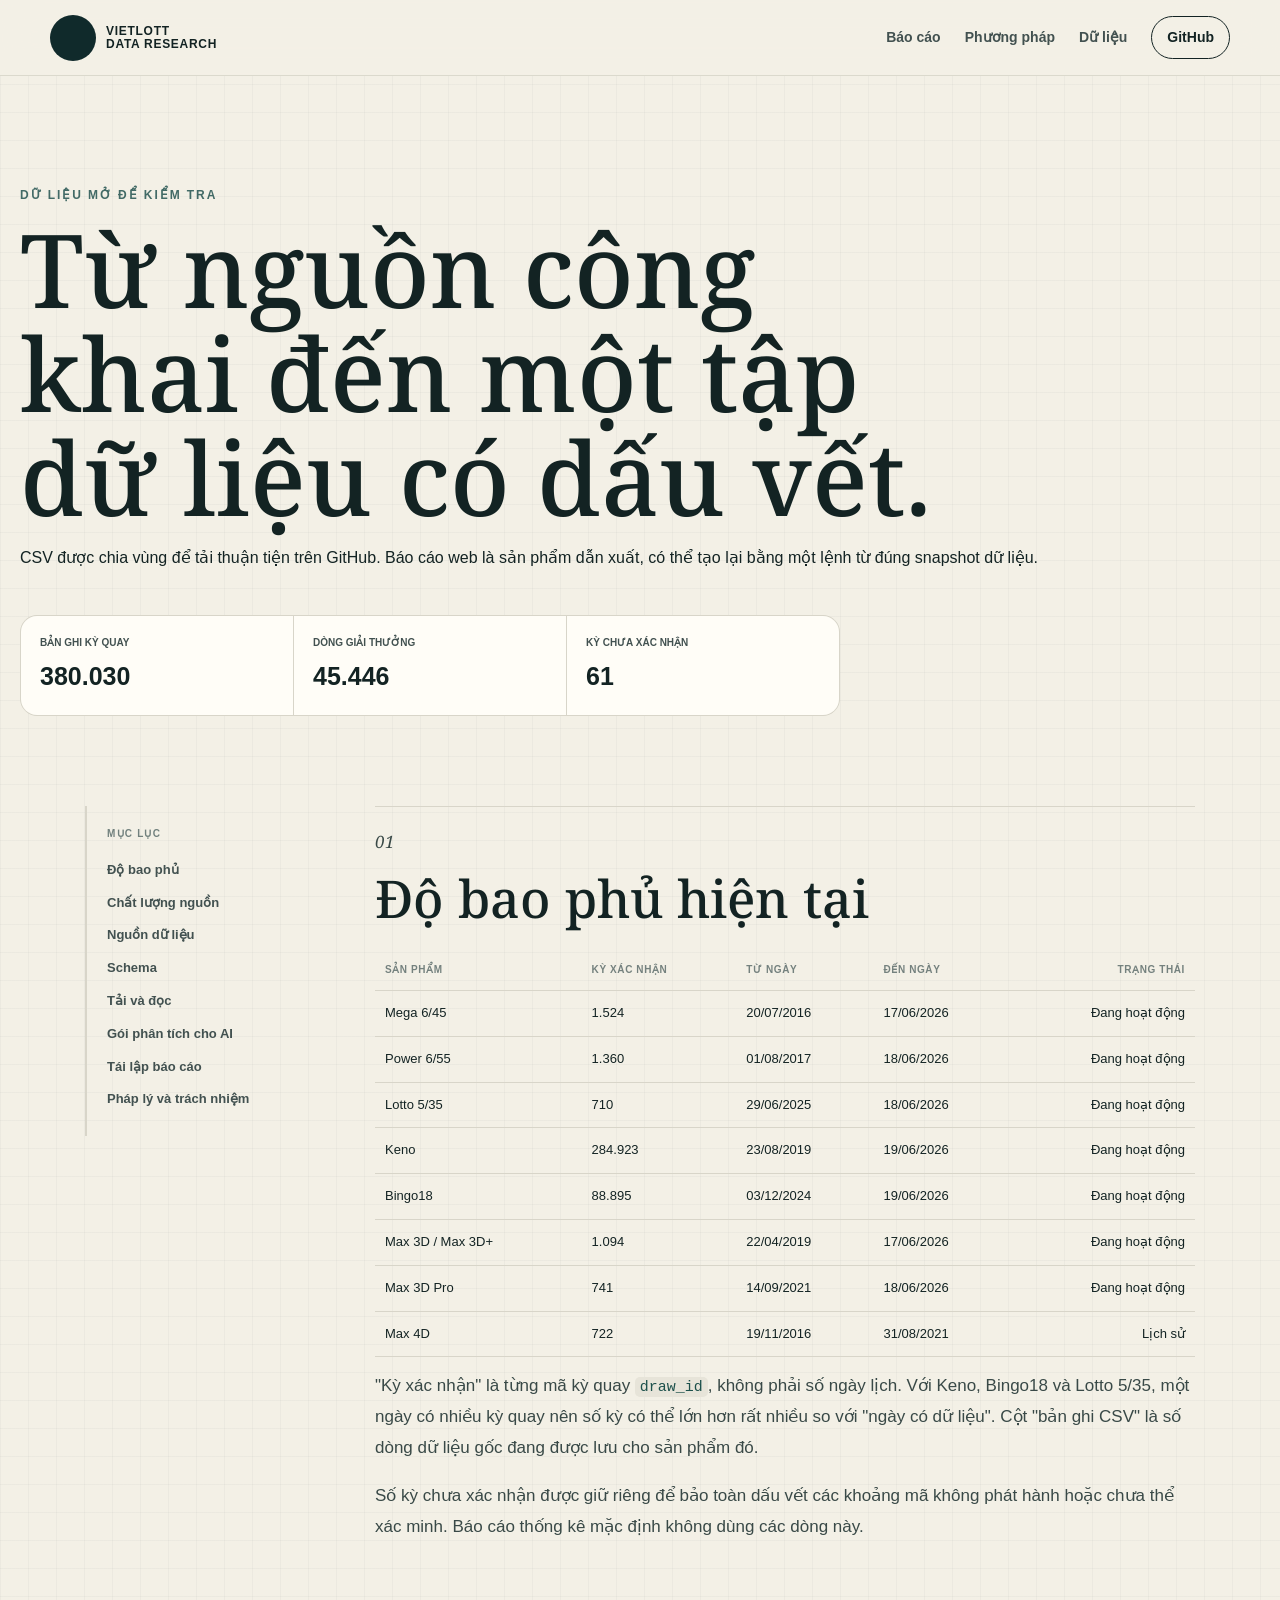
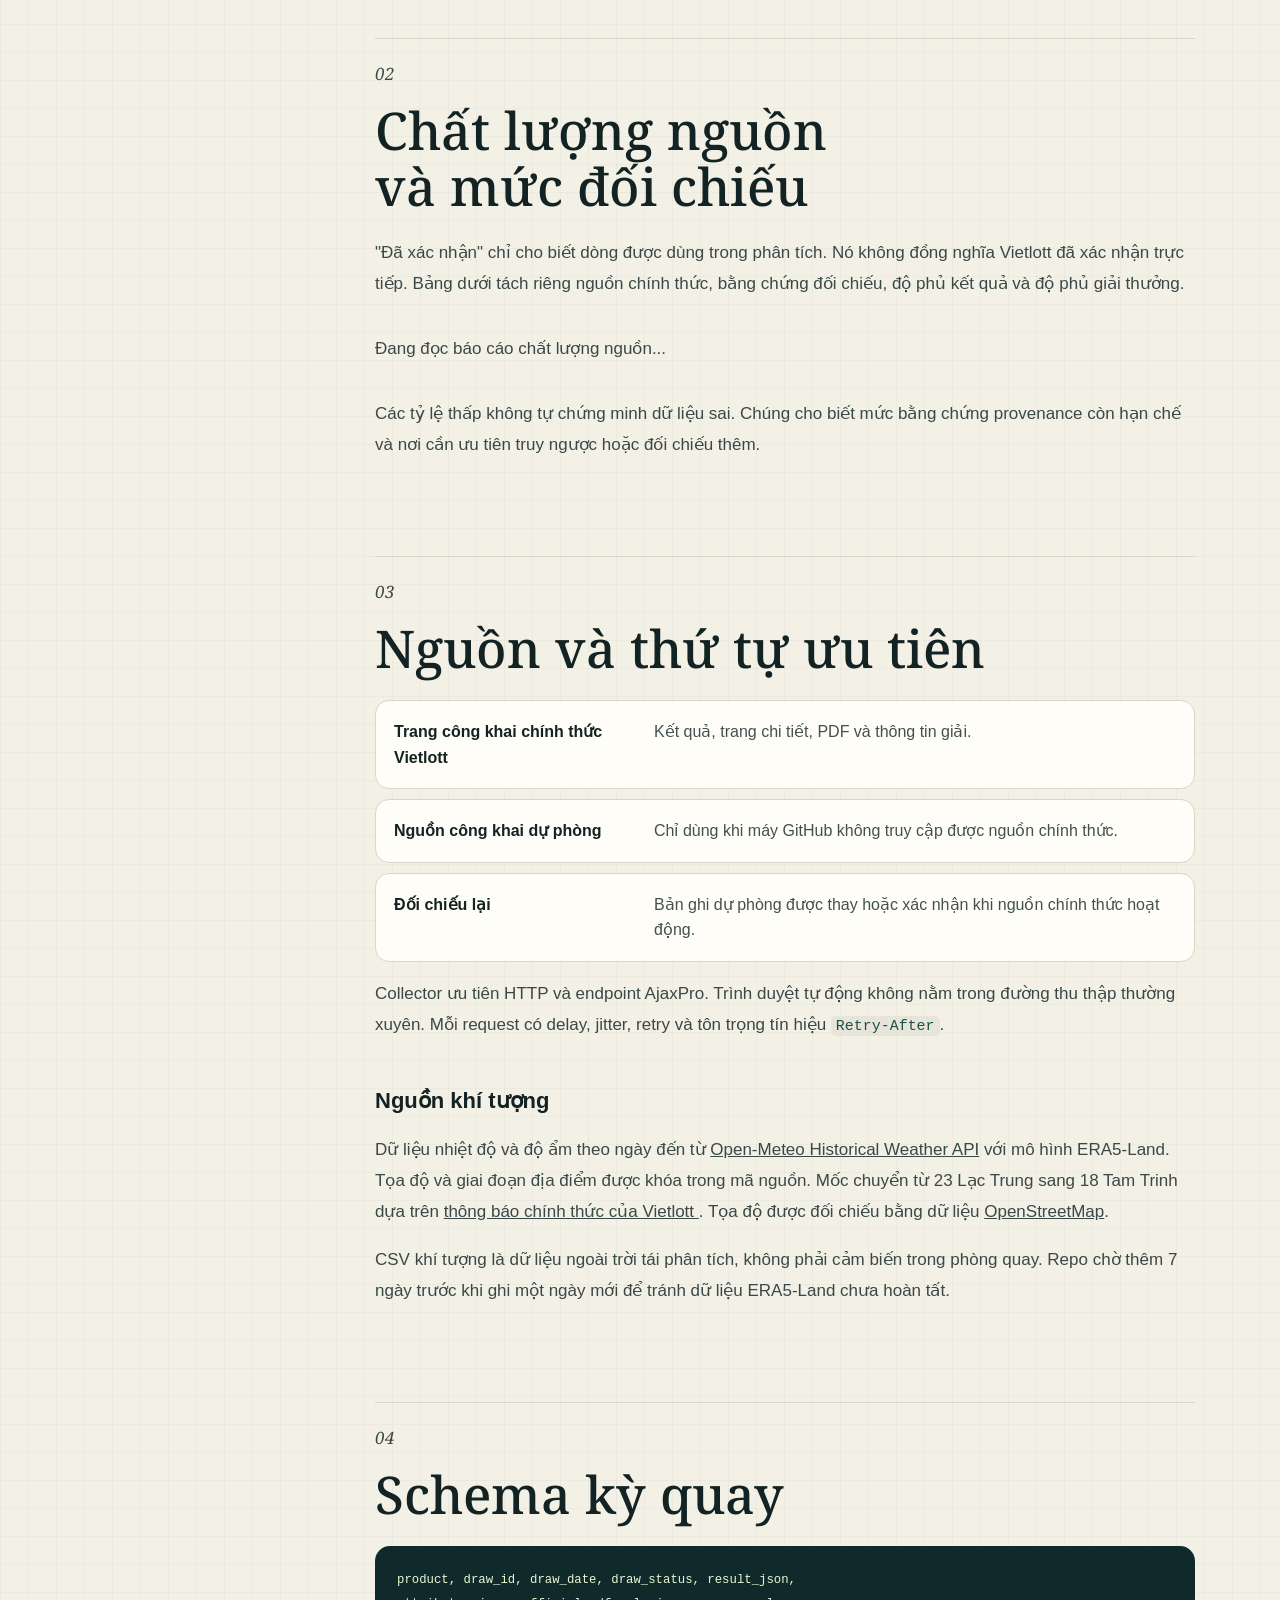
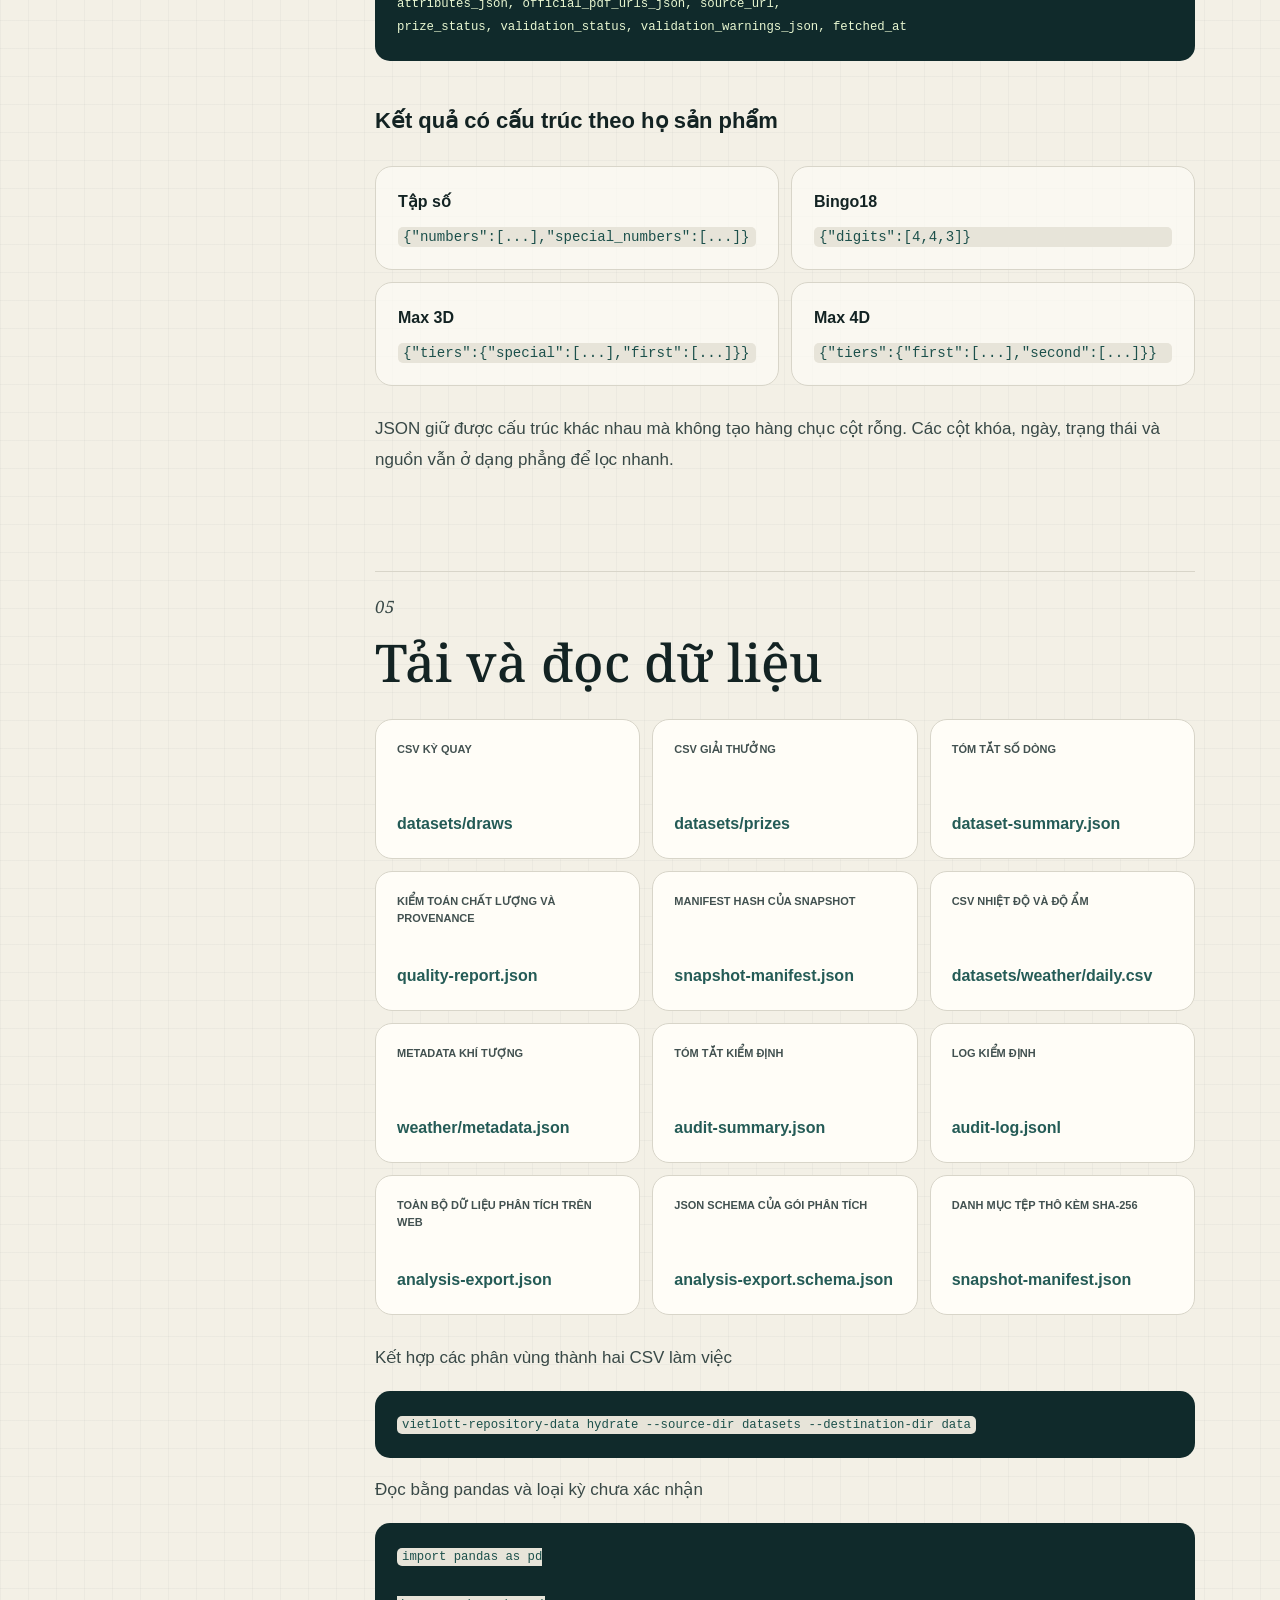
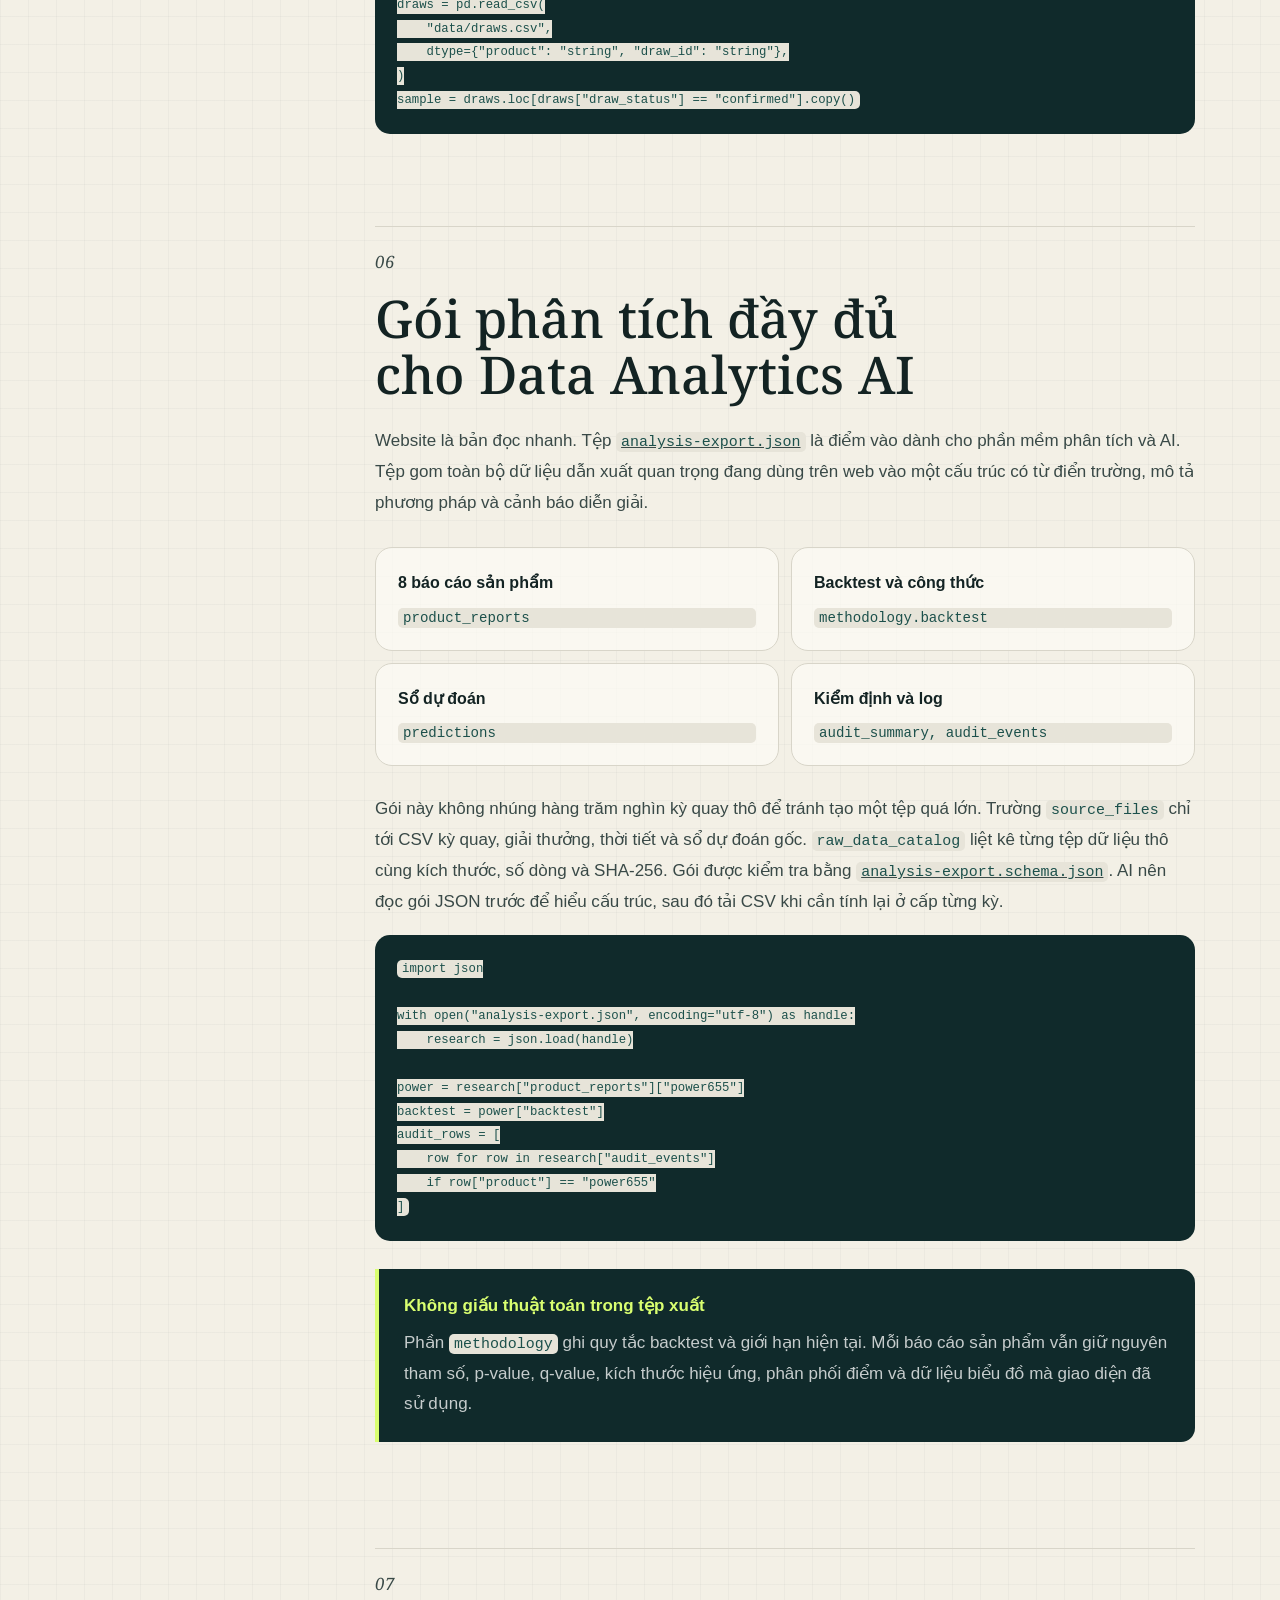
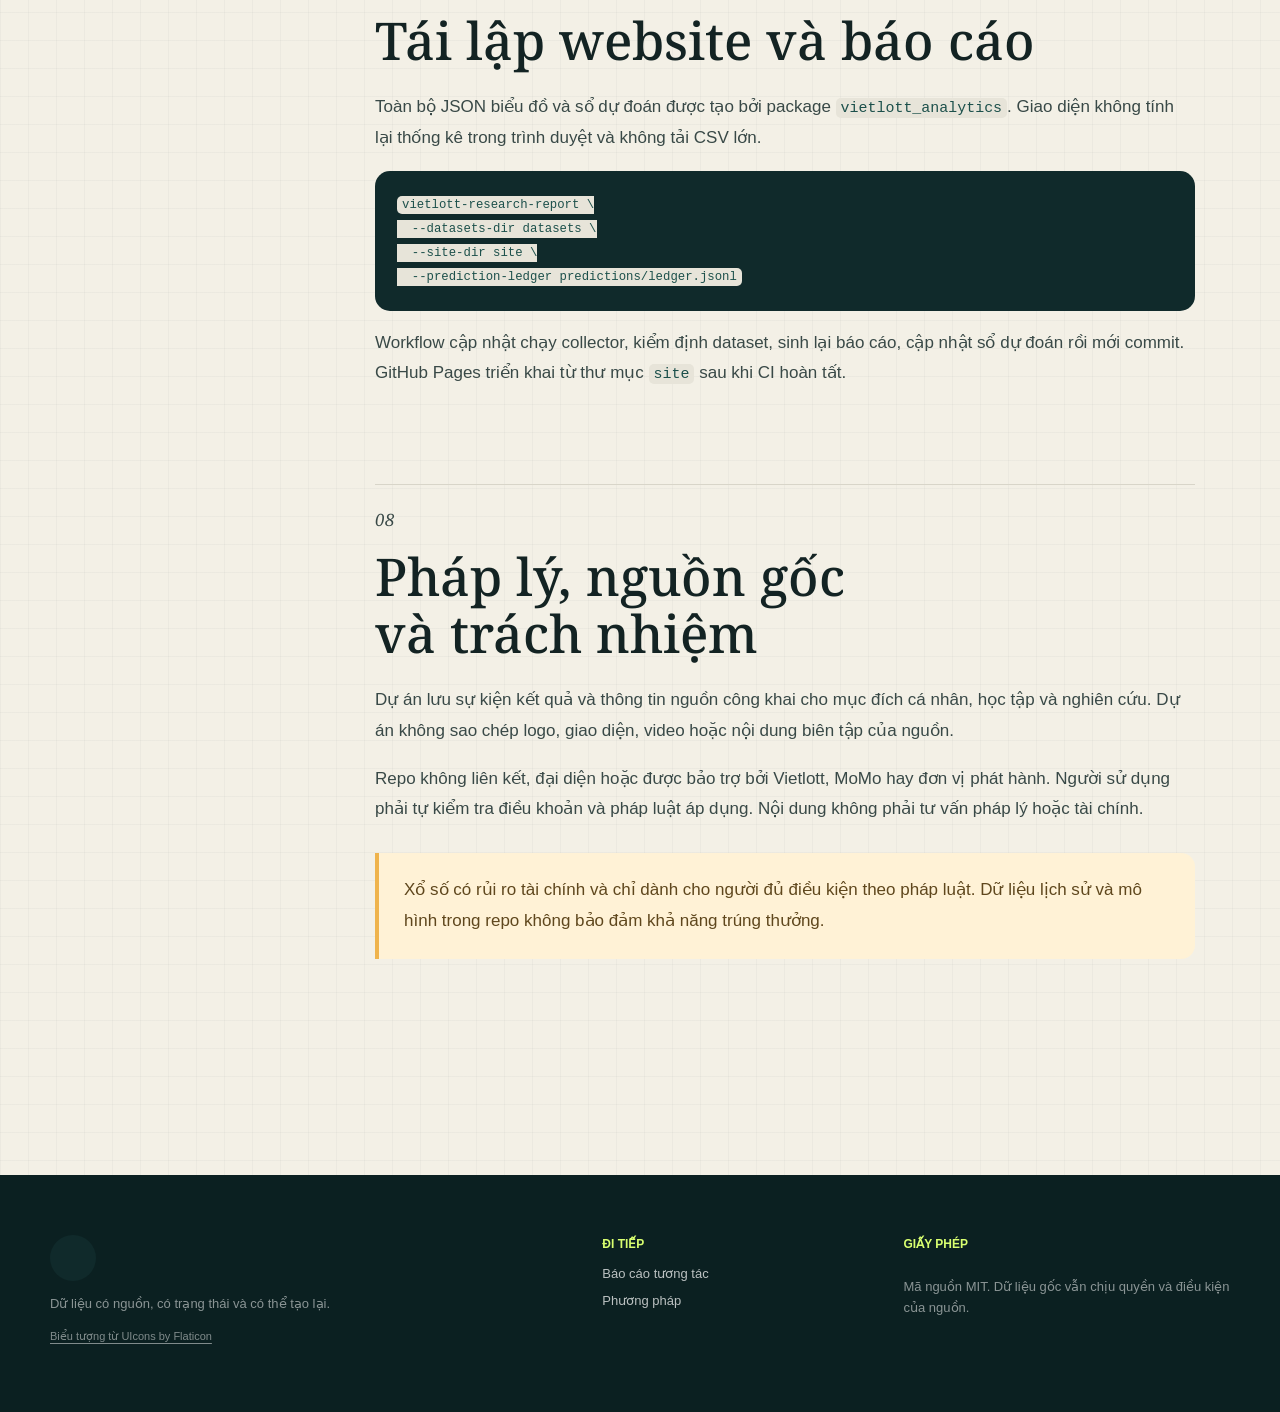
<file: site/du-lieu.html>
<!doctype html>
<html lang="vi">
<head>
  <meta charset="utf-8">
  <meta name="viewport" content="width=device-width, initial-scale=1">
  <meta name="description" content="Cấu trúc dữ liệu, nguồn và cách tái lập Vietlott Data Research.">
  <meta name="theme-color" content="#102a2b">
  <title>Dữ liệu và tái lập | Vietlott Data Research</title>
  <link rel="icon" href="assets/favicon.svg?v=20260614-9" type="image/svg+xml">
  <link rel="preconnect" href="https://fonts.googleapis.com">
  <link rel="preconnect" href="https://fonts.gstatic.com" crossorigin>
  <link rel="stylesheet" href="https://fonts.googleapis.com/css2?family=Noto+Serif:ital,wght@0,400;0,500;1,400;1,500&amp;display=swap">
  <link rel="stylesheet" href="https://cdn-uicons.flaticon.com/3.0.0/uicons-regular-rounded/css/uicons-regular-rounded.css">
  <link rel="stylesheet" href="assets/styles.css?v=20260618-5">
  <script src="assets/docs.js?v=20260618-2" defer></script>
</head>
<body>
  <a class="skip-link" href="#main">Bỏ qua điều hướng</a>
  <header class="site-header">
    <a class="brand" href="index.html">
      <span class="brand-mark" aria-hidden="true"><i class="fi fi-rr-crystal-ball"></i></span>
      <span class="brand-copy">Vietlott<br>Data Research</span>
    </a>
    <nav class="site-nav document-nav" aria-label="Điều hướng chính">
      <a href="index.html">Báo cáo</a>
      <a href="phuong-phap.html">Phương pháp</a>
      <a href="du-lieu.html" aria-current="page">Dữ liệu</a>
      <a class="nav-github" href="https://github.com/NhanAZ/vietlott-data-research">GitHub</a>
    </nav>
  </header>

  <main id="main" class="document-shell">
    <header class="document-hero data-hero">
      <p class="eyebrow">Dữ liệu mở để kiểm tra</p>
      <h1>Từ nguồn công khai đến một tập dữ liệu có dấu vết.</h1>
      <p>
        CSV được chia vùng để tải thuận tiện trên GitHub. Báo cáo web là sản phẩm
        dẫn xuất, có thể tạo lại bằng một lệnh từ đúng snapshot dữ liệu.
      </p>
      <div class="document-stats">
        <div><span>Bản ghi kỳ quay</span><strong data-manifest="draw_rows">...</strong></div>
        <div><span>Dòng giải thưởng</span><strong data-manifest="prize_rows">...</strong></div>
        <div><span>Kỳ chưa xác nhận</span><strong data-manifest="not_confirmed_rows">...</strong></div>
      </div>
    </header>

    <div class="document-layout">
      <aside class="document-toc">
        <strong>Mục lục</strong>
        <a href="#bao-phu">Độ bao phủ</a>
        <a href="#chat-luong-nguon">Chất lượng nguồn</a>
        <a href="#nguon">Nguồn dữ liệu</a>
        <a href="#schema">Schema</a>
        <a href="#tai">Tải và đọc</a>
        <a href="#xuat-ai">Gói phân tích cho AI</a>
        <a href="#tai-lap">Tái lập báo cáo</a>
        <a href="#phap-ly">Pháp lý và trách nhiệm</a>
      </aside>

      <article class="research-article">
        <section id="bao-phu">
          <p class="article-index">01</p>
          <h2>Độ bao phủ hiện tại</h2>
          <div id="coverage-table" class="table-wrap">
            <p>Đang đọc manifest dữ liệu...</p>
          </div>
          <p class="table-note">
            "Kỳ xác nhận" là từng mã kỳ quay <code>draw_id</code>, không phải số ngày lịch.
            Với Keno, Bingo18 và Lotto 5/35, một ngày có nhiều kỳ quay nên số kỳ có thể lớn
            hơn rất nhiều so với "ngày có dữ liệu". Cột "bản ghi CSV" là số dòng dữ liệu gốc
            đang được lưu cho sản phẩm đó.
          </p>
          <p>
            Số kỳ chưa xác nhận được giữ riêng để bảo toàn dấu vết các khoảng mã không
            phát hành hoặc chưa thể xác minh. Báo cáo thống kê mặc định không dùng các dòng này.
          </p>
        </section>

        <section id="chat-luong-nguon">
          <p class="article-index">02</p>
          <h2>Chất lượng nguồn và mức đối chiếu</h2>
          <p>
            "Đã xác nhận" chỉ cho biết dòng được dùng trong phân tích. Nó không đồng nghĩa
            Vietlott đã xác nhận trực tiếp. Bảng dưới tách riêng nguồn chính thức, bằng chứng
            đối chiếu, độ phủ kết quả và độ phủ giải thưởng.
          </p>
          <div id="source-quality-table" class="table-wrap">
            <p>Đang đọc báo cáo chất lượng nguồn...</p>
          </div>
          <p>
            Các tỷ lệ thấp không tự chứng minh dữ liệu sai. Chúng cho biết mức bằng chứng
            provenance còn hạn chế và nơi cần ưu tiên truy ngược hoặc đối chiếu thêm.
          </p>
        </section>

        <section id="nguon">
          <p class="article-index">03</p>
          <h2>Nguồn và thứ tự ưu tiên</h2>
          <ol class="source-order">
            <li><strong>Trang công khai chính thức Vietlott</strong><span>Kết quả, trang chi tiết, PDF và thông tin giải.</span></li>
            <li><strong>Nguồn công khai dự phòng</strong><span>Chỉ dùng khi máy GitHub không truy cập được nguồn chính thức.</span></li>
            <li><strong>Đối chiếu lại</strong><span>Bản ghi dự phòng được thay hoặc xác nhận khi nguồn chính thức hoạt động.</span></li>
          </ol>
          <p>
            Collector ưu tiên HTTP và endpoint AjaxPro. Trình duyệt tự động không nằm
            trong đường thu thập thường xuyên. Mỗi request có delay, jitter, retry và
            tôn trọng tín hiệu <code>Retry-After</code>.
          </p>
          <h3>Nguồn khí tượng</h3>
          <p>
            Dữ liệu nhiệt độ và độ ẩm theo ngày đến từ
            <a href="https://open-meteo.com/en/docs/historical-weather-api">Open-Meteo Historical Weather API</a>
            với mô hình ERA5-Land. Tọa độ và giai đoạn địa điểm được khóa trong mã nguồn.
            Mốc chuyển từ 23 Lạc Trung sang 18 Tam Trinh dựa trên
            <a href="https://www.vietlott.vn/vi/tin-tuc/20199-thong-bao-thay-doi-dia-diem-trung-tam-quay-so-mo-thuong/">
              thông báo chính thức của Vietlott
            </a>.
            Tọa độ được đối chiếu bằng dữ liệu
            <a href="https://www.openstreetmap.org/copyright">OpenStreetMap</a>.
          </p>
          <p>
            CSV khí tượng là dữ liệu ngoài trời tái phân tích, không phải cảm biến trong
            phòng quay. Repo chờ thêm 7 ngày trước khi ghi một ngày mới để tránh dữ liệu
            ERA5-Land chưa hoàn tất.
          </p>
        </section>

        <section id="schema">
          <p class="article-index">04</p>
          <h2>Schema kỳ quay</h2>
          <div class="code-block">
            <code>product, draw_id, draw_date, draw_status, result_json,<br>
            attributes_json, official_pdf_urls_json, source_url,<br>
            prize_status, validation_status, validation_warnings_json, fetched_at</code>
          </div>
          <h3>Kết quả có cấu trúc theo họ sản phẩm</h3>
          <div class="schema-grid">
            <article><strong>Tập số</strong><code>{"numbers":[...],"special_numbers":[...]}</code></article>
            <article><strong>Bingo18</strong><code>{"digits":[4,4,3]}</code></article>
            <article><strong>Max 3D</strong><code>{"tiers":{"special":[...],"first":[...]}}</code></article>
            <article><strong>Max 4D</strong><code>{"tiers":{"first":[...],"second":[...]}}</code></article>
          </div>
          <p>
            JSON giữ được cấu trúc khác nhau mà không tạo hàng chục cột rỗng. Các cột
            khóa, ngày, trạng thái và nguồn vẫn ở dạng phẳng để lọc nhanh.
          </p>
        </section>

        <section id="tai">
          <p class="article-index">05</p>
          <h2>Tải và đọc dữ liệu</h2>
          <div class="download-grid">
            <a href="https://github.com/NhanAZ/vietlott-data-research/tree/main/datasets/draws">
              <span>CSV kỳ quay</span><strong>datasets/draws</strong>
            </a>
            <a href="https://github.com/NhanAZ/vietlott-data-research/tree/main/datasets/prizes">
              <span>CSV giải thưởng</span><strong>datasets/prizes</strong>
            </a>
            <a href="https://github.com/NhanAZ/vietlott-data-research/blob/main/datasets/metadata/dataset-summary.json">
              <span>Tóm tắt số dòng</span><strong>dataset-summary.json</strong>
            </a>
            <a href="https://github.com/NhanAZ/vietlott-data-research/blob/main/datasets/metadata/quality-report.json">
              <span>Kiểm toán chất lượng và provenance</span><strong>quality-report.json</strong>
            </a>
            <a href="https://github.com/NhanAZ/vietlott-data-research/blob/main/datasets/metadata/snapshot-manifest.json">
              <span>Manifest hash của snapshot</span><strong>snapshot-manifest.json</strong>
            </a>
            <a href="https://github.com/NhanAZ/vietlott-data-research/blob/main/datasets/weather/daily.csv">
              <span>CSV nhiệt độ và độ ẩm</span><strong>datasets/weather/daily.csv</strong>
            </a>
            <a href="https://github.com/NhanAZ/vietlott-data-research/blob/main/datasets/weather/metadata.json">
              <span>Metadata khí tượng</span><strong>weather/metadata.json</strong>
            </a>
            <a href="data/audit-summary.json">
              <span>Tóm tắt kiểm định</span><strong>audit-summary.json</strong>
            </a>
            <a href="data/audit-log.jsonl">
              <span>Log kiểm định</span><strong>audit-log.jsonl</strong>
            </a>
            <a href="data/analysis-export.json">
              <span>Toàn bộ dữ liệu phân tích trên web</span><strong>analysis-export.json</strong>
            </a>
            <a href="data/analysis-export.schema.json">
              <span>JSON Schema của gói phân tích</span><strong>analysis-export.schema.json</strong>
            </a>
            <a href="data/snapshot-manifest.json">
              <span>Danh mục tệp thô kèm SHA-256</span><strong>snapshot-manifest.json</strong>
            </a>
          </div>
          <p>Kết hợp các phân vùng thành hai CSV làm việc</p>
          <pre><code>vietlott-repository-data hydrate --source-dir datasets --destination-dir data</code></pre>
          <p>Đọc bằng pandas và loại kỳ chưa xác nhận</p>
          <pre><code>import pandas as pd

draws = pd.read_csv(
    "data/draws.csv",
    dtype={"product": "string", "draw_id": "string"},
)
sample = draws.loc[draws["draw_status"] == "confirmed"].copy()</code></pre>
        </section>

        <section id="xuat-ai">
          <p class="article-index">06</p>
          <h2>Gói phân tích đầy đủ cho Data Analytics AI</h2>
          <p>
            Website là bản đọc nhanh. Tệp
            <a href="data/analysis-export.json"><code>analysis-export.json</code></a>
            là điểm vào dành cho phần mềm phân tích và AI. Tệp gom toàn bộ dữ liệu
            dẫn xuất quan trọng đang dùng trên web vào một cấu trúc có từ điển trường,
            mô tả phương pháp và cảnh báo diễn giải.
          </p>
          <div class="schema-grid">
            <article><strong>8 báo cáo sản phẩm</strong><code>product_reports</code></article>
            <article><strong>Backtest và công thức</strong><code>methodology.backtest</code></article>
            <article><strong>Sổ dự đoán</strong><code>predictions</code></article>
            <article><strong>Kiểm định và log</strong><code>audit_summary, audit_events</code></article>
          </div>
          <p>
            Gói này không nhúng hàng trăm nghìn kỳ quay thô để tránh tạo một tệp quá
            lớn. Trường <code>source_files</code> chỉ tới CSV kỳ quay, giải thưởng,
            thời tiết và sổ dự đoán gốc. <code>raw_data_catalog</code> liệt kê từng tệp
            dữ liệu thô cùng kích thước, số dòng và SHA-256. Gói được kiểm tra bằng
            <a href="data/analysis-export.schema.json"><code>analysis-export.schema.json</code></a>.
            AI nên đọc gói JSON trước để hiểu cấu trúc,
            sau đó tải CSV khi cần tính lại ở cấp từng kỳ.
          </p>
          <pre><code>import json

with open("analysis-export.json", encoding="utf-8") as handle:
    research = json.load(handle)

power = research["product_reports"]["power655"]
backtest = power["backtest"]
audit_rows = [
    row for row in research["audit_events"]
    if row["product"] == "power655"
]</code></pre>
          <p class="callout evidence">
            <strong>Không giấu thuật toán trong tệp xuất</strong>
            Phần <code>methodology</code> ghi quy tắc backtest và giới hạn hiện tại.
            Mỗi báo cáo sản phẩm vẫn giữ nguyên tham số, p-value, q-value, kích thước
            hiệu ứng, phân phối điểm và dữ liệu biểu đồ mà giao diện đã sử dụng.
          </p>
        </section>

        <section id="tai-lap">
          <p class="article-index">07</p>
          <h2>Tái lập website và báo cáo</h2>
          <p>
            Toàn bộ JSON biểu đồ và sổ dự đoán được tạo bởi package
            <code>vietlott_analytics</code>. Giao diện không tính lại thống kê trong
            trình duyệt và không tải CSV lớn.
          </p>
          <pre><code>vietlott-research-report \
  --datasets-dir datasets \
  --site-dir site \
  --prediction-ledger predictions/ledger.jsonl</code></pre>
          <p>
            Workflow cập nhật chạy collector, kiểm định dataset, sinh lại báo cáo,
            cập nhật sổ dự đoán rồi mới commit. GitHub Pages triển khai từ thư mục
            <code>site</code> sau khi CI hoàn tất.
          </p>
        </section>

        <section id="phap-ly">
          <p class="article-index">08</p>
          <h2>Pháp lý, nguồn gốc và trách nhiệm</h2>
          <p>
            Dự án lưu sự kiện kết quả và thông tin nguồn công khai cho mục đích cá
            nhân, học tập và nghiên cứu. Dự án không sao chép logo, giao diện, video
            hoặc nội dung biên tập của nguồn.
          </p>
          <p>
            Repo không liên kết, đại diện hoặc được bảo trợ bởi Vietlott, MoMo hay
            đơn vị phát hành. Người sử dụng phải tự kiểm tra điều khoản và pháp luật
            áp dụng. Nội dung không phải tư vấn pháp lý hoặc tài chính.
          </p>
          <p class="callout warning">
            Xổ số có rủi ro tài chính và chỉ dành cho người đủ điều kiện theo pháp luật.
            Dữ liệu lịch sử và mô hình trong repo không bảo đảm khả năng trúng thưởng.
          </p>
        </section>
      </article>
    </div>
  </main>

  <footer class="site-footer">
    <div class="shell footer-grid">
      <div>
        <span class="brand-mark" aria-hidden="true"><i class="fi fi-rr-crystal-ball"></i></span>
        <p>Dữ liệu có nguồn, có trạng thái và có thể tạo lại.</p>
        <a class="icon-credit" href="https://www.flaticon.com/free-icon-font/crystal-ball_8034121">Biểu tượng từ UIcons by Flaticon</a>
      </div>
      <div><strong>Đi tiếp</strong><a href="index.html">Báo cáo tương tác</a><a href="phuong-phap.html">Phương pháp</a></div>
      <div><strong>Giấy phép</strong><p>Mã nguồn MIT. Dữ liệu gốc vẫn chịu quyền và điều kiện của nguồn.</p></div>
    </div>
  </footer>
</body>
</html>
</file>
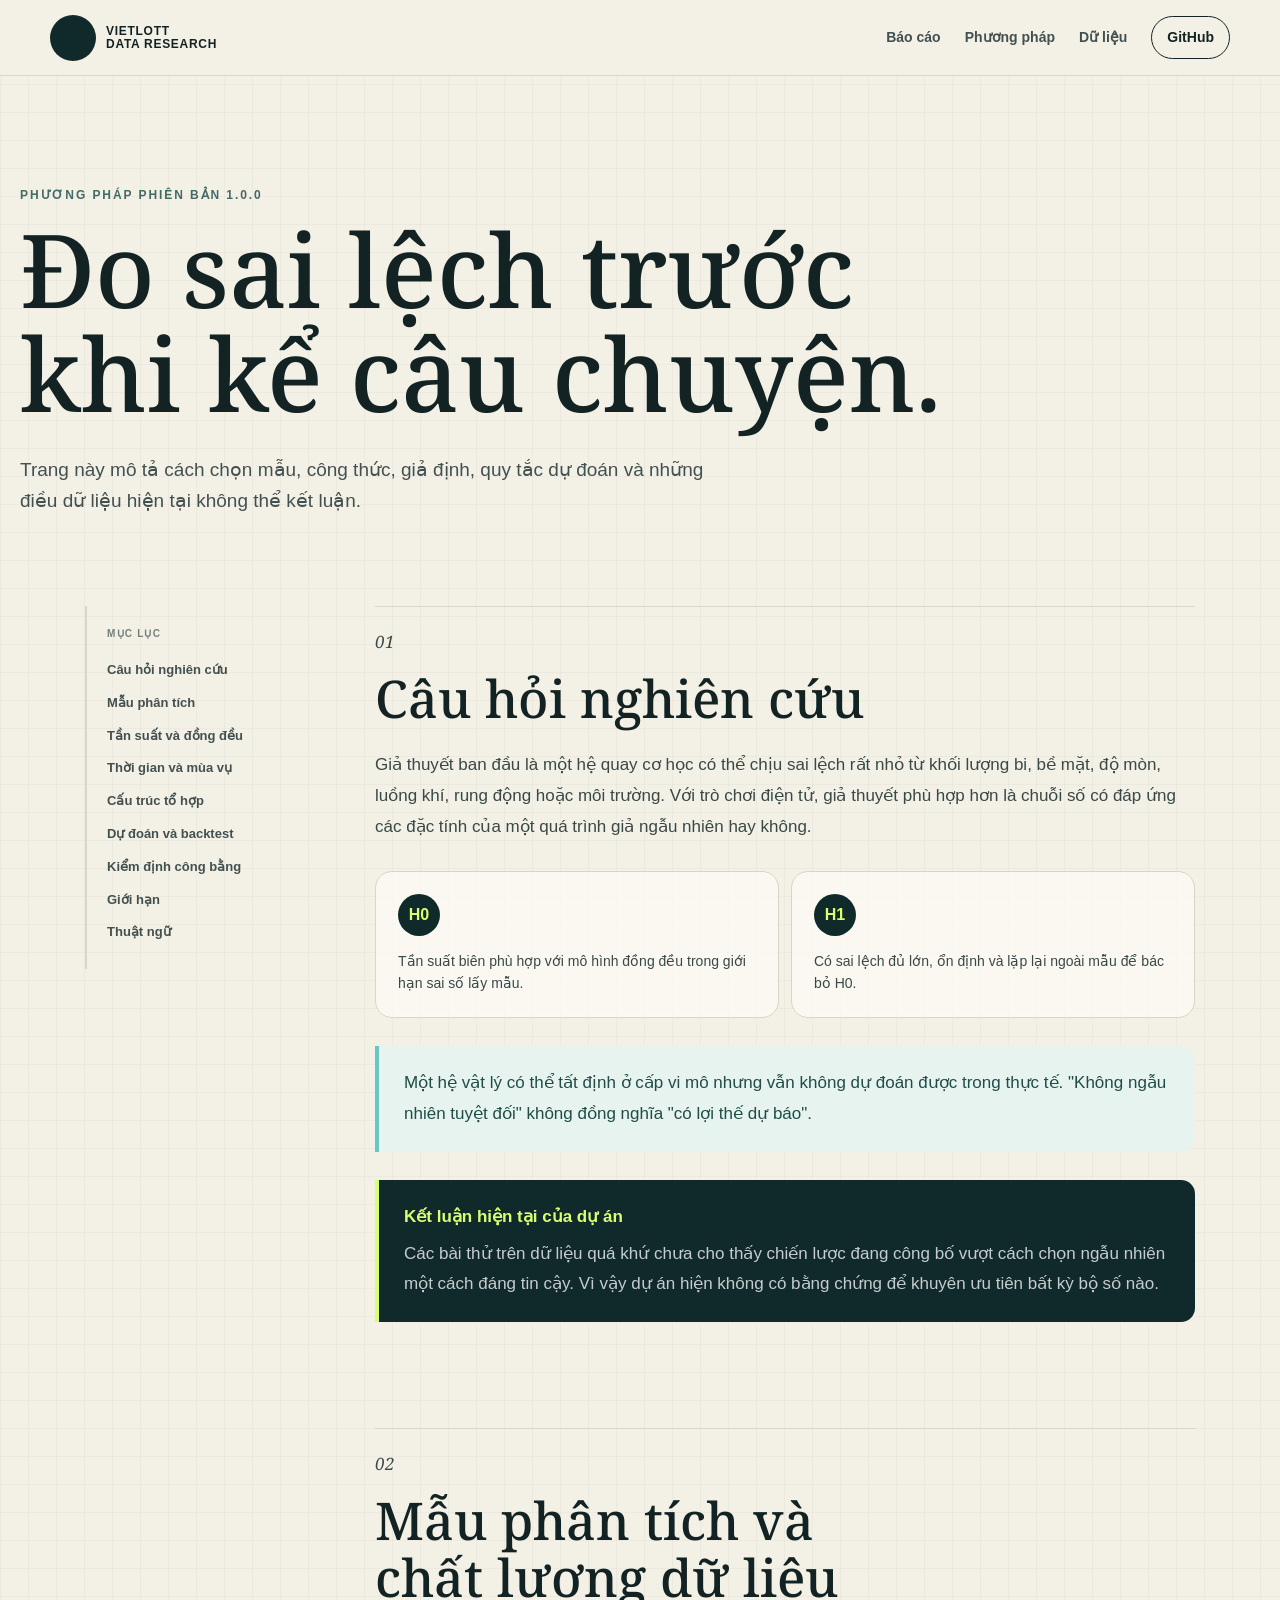
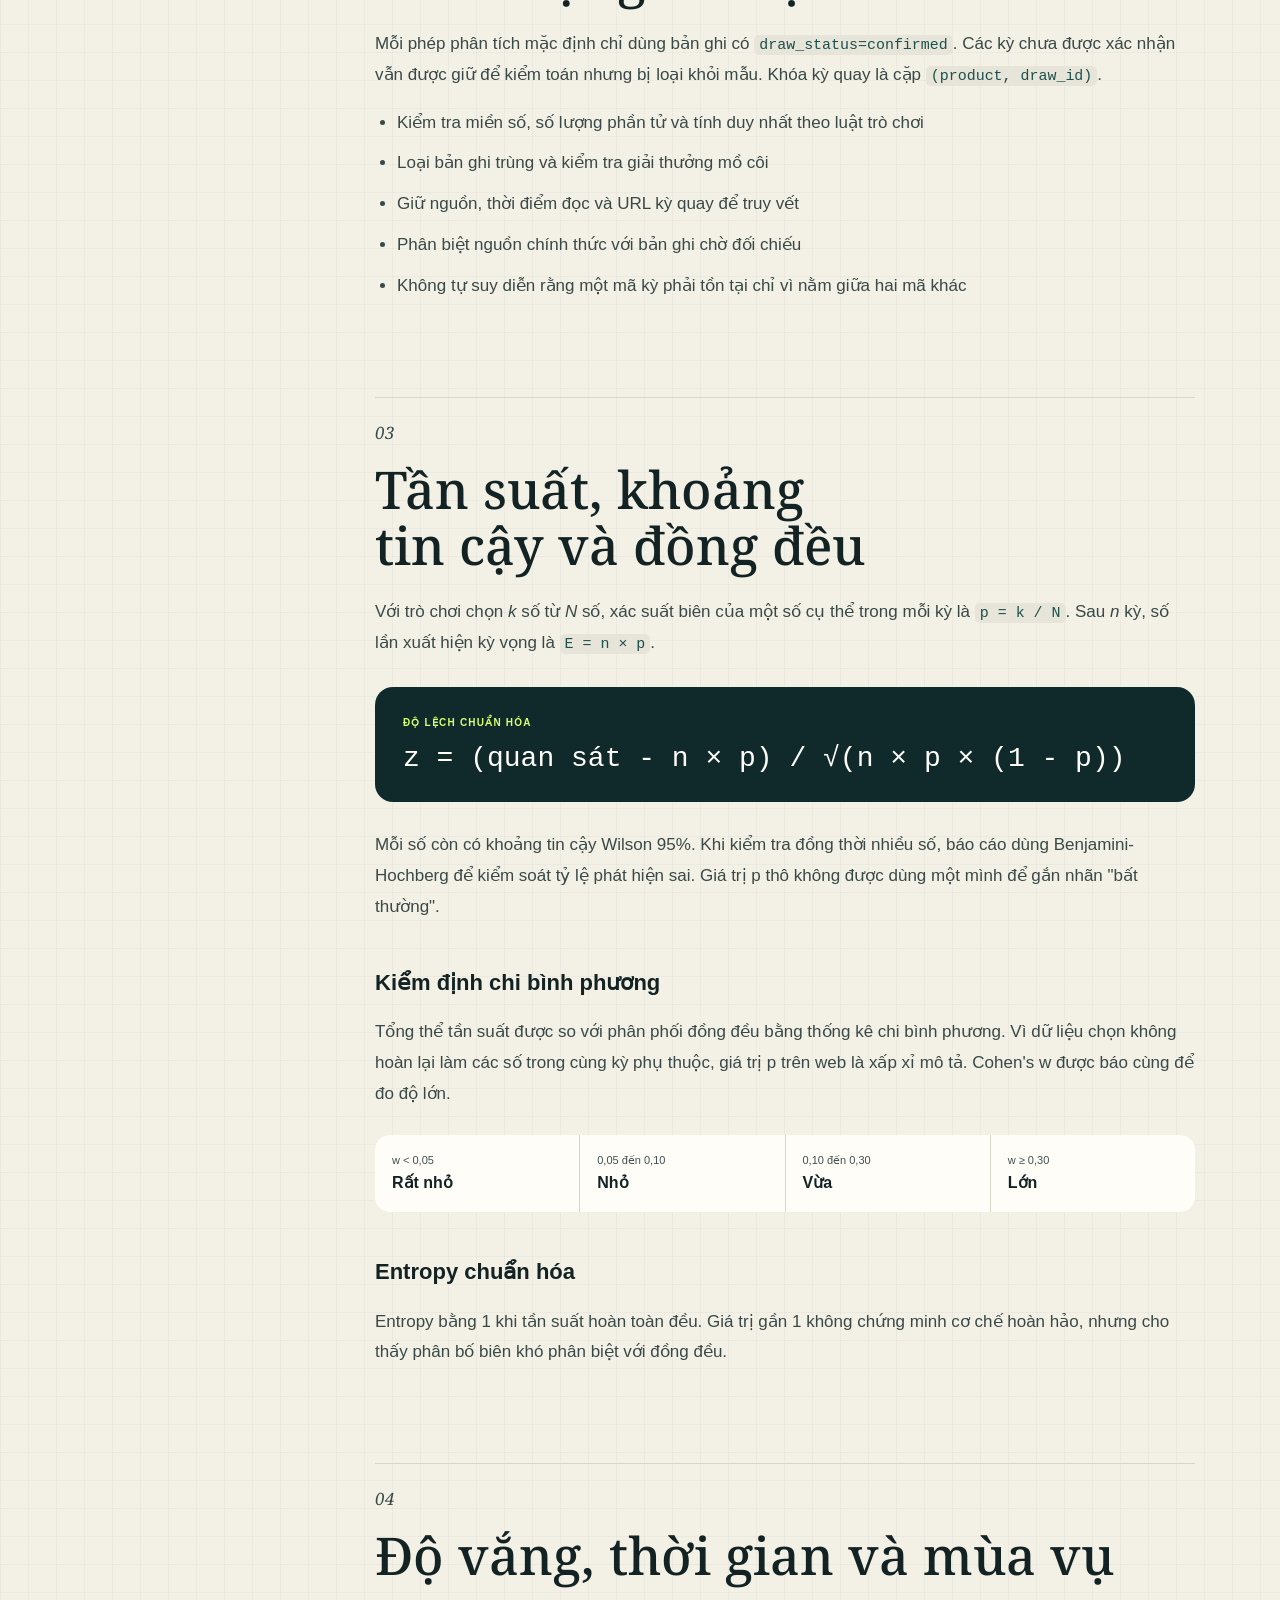
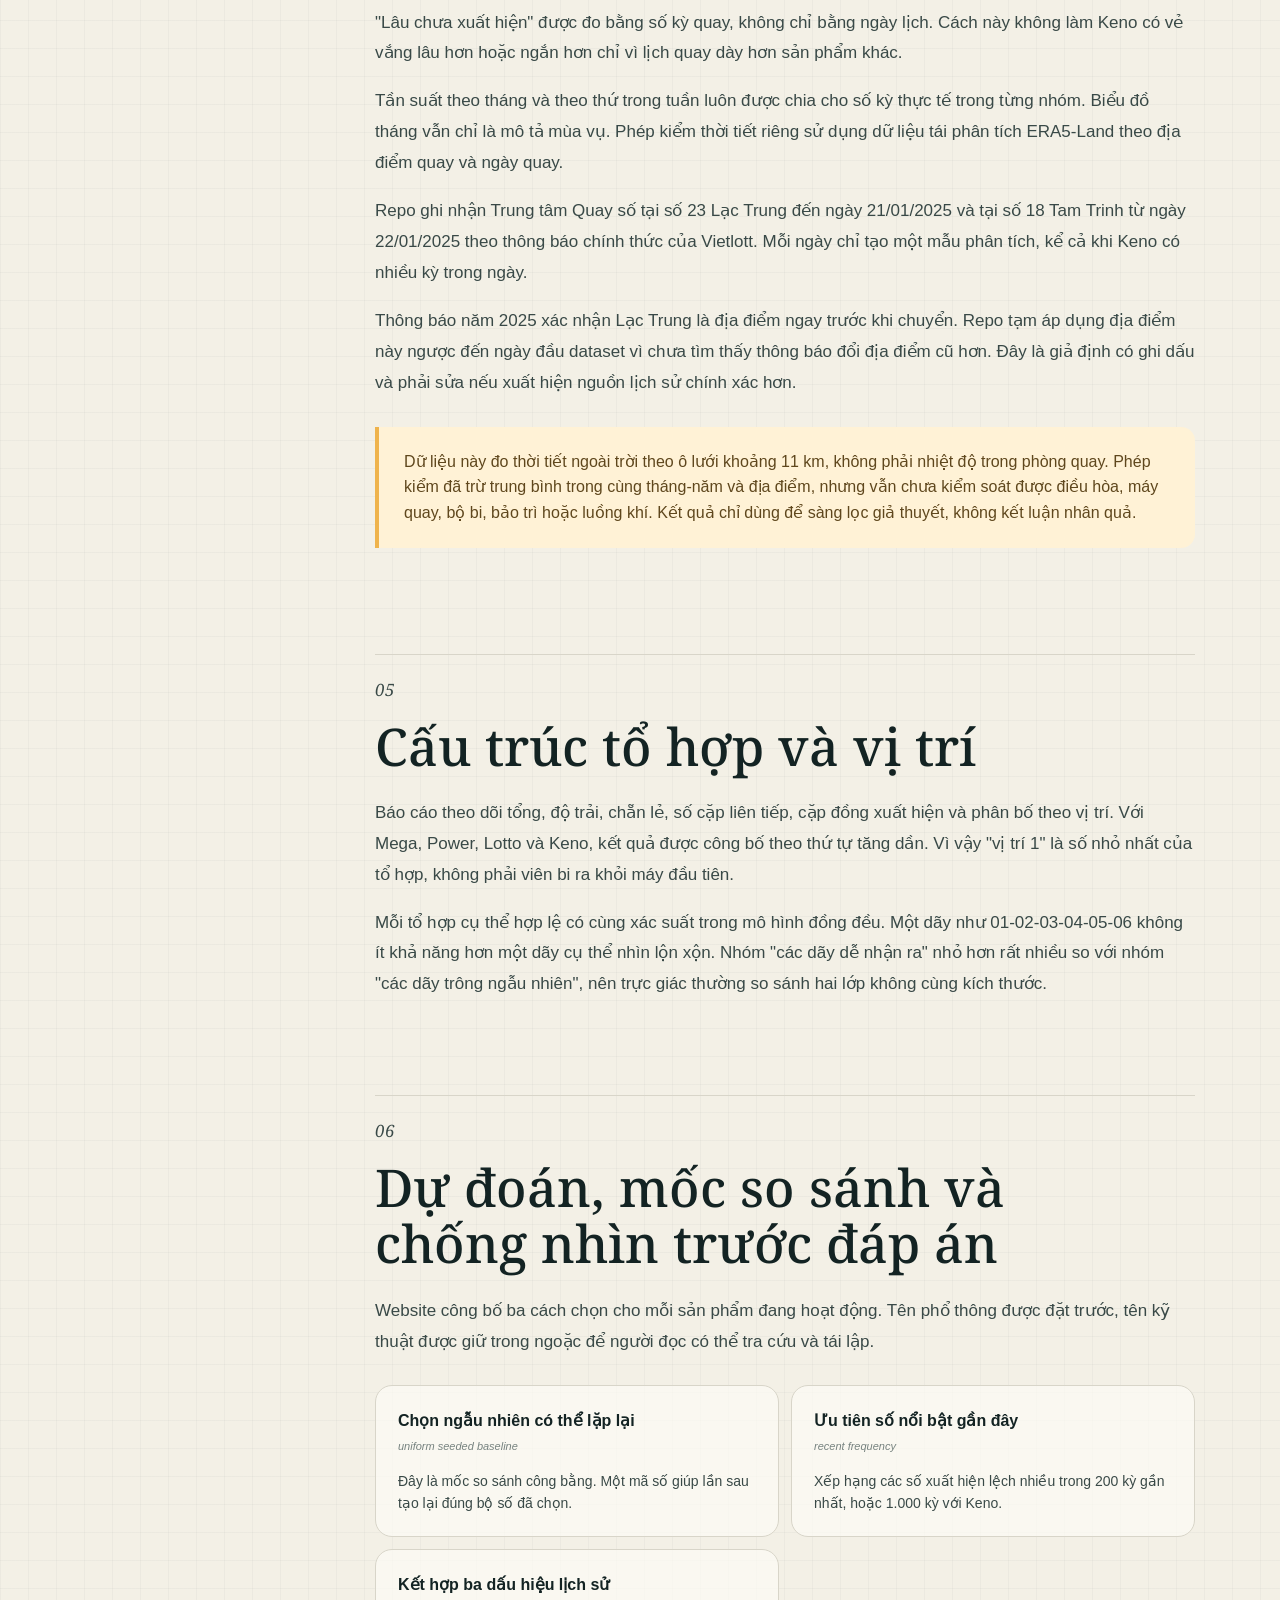
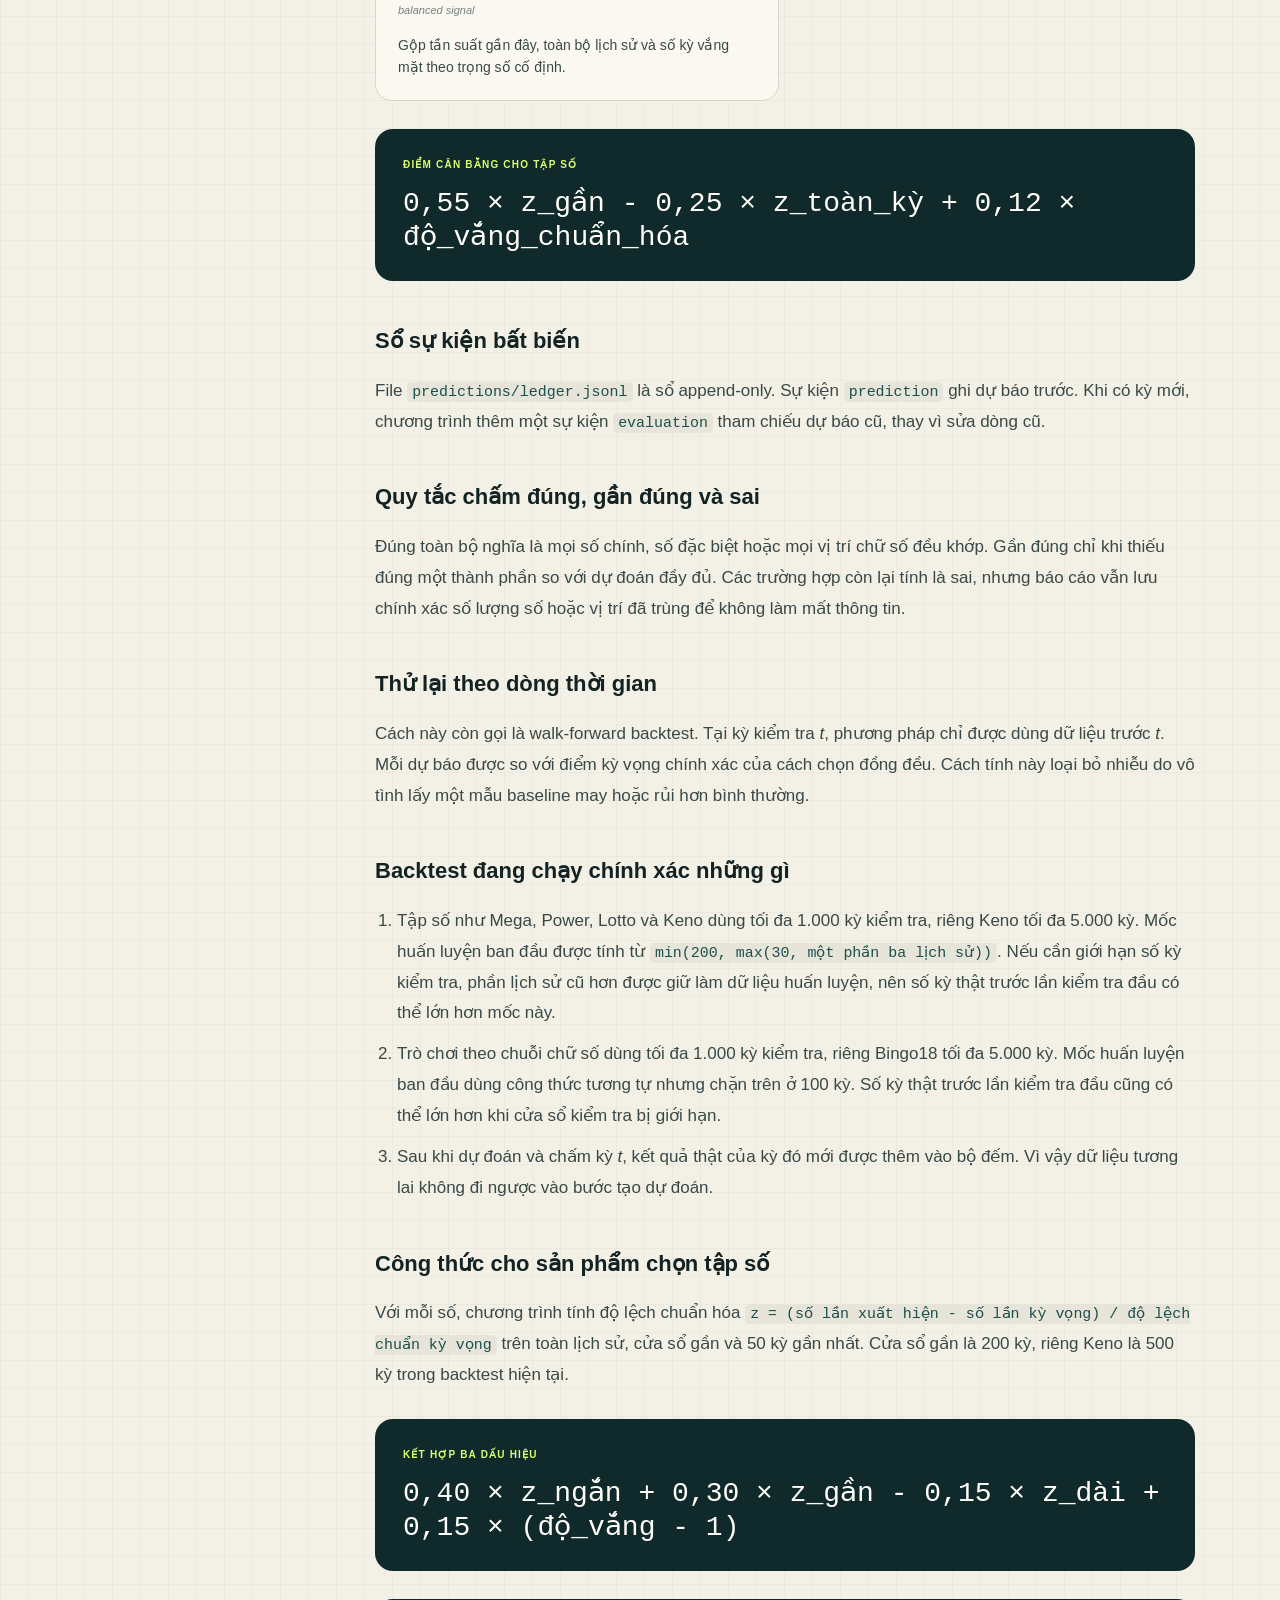
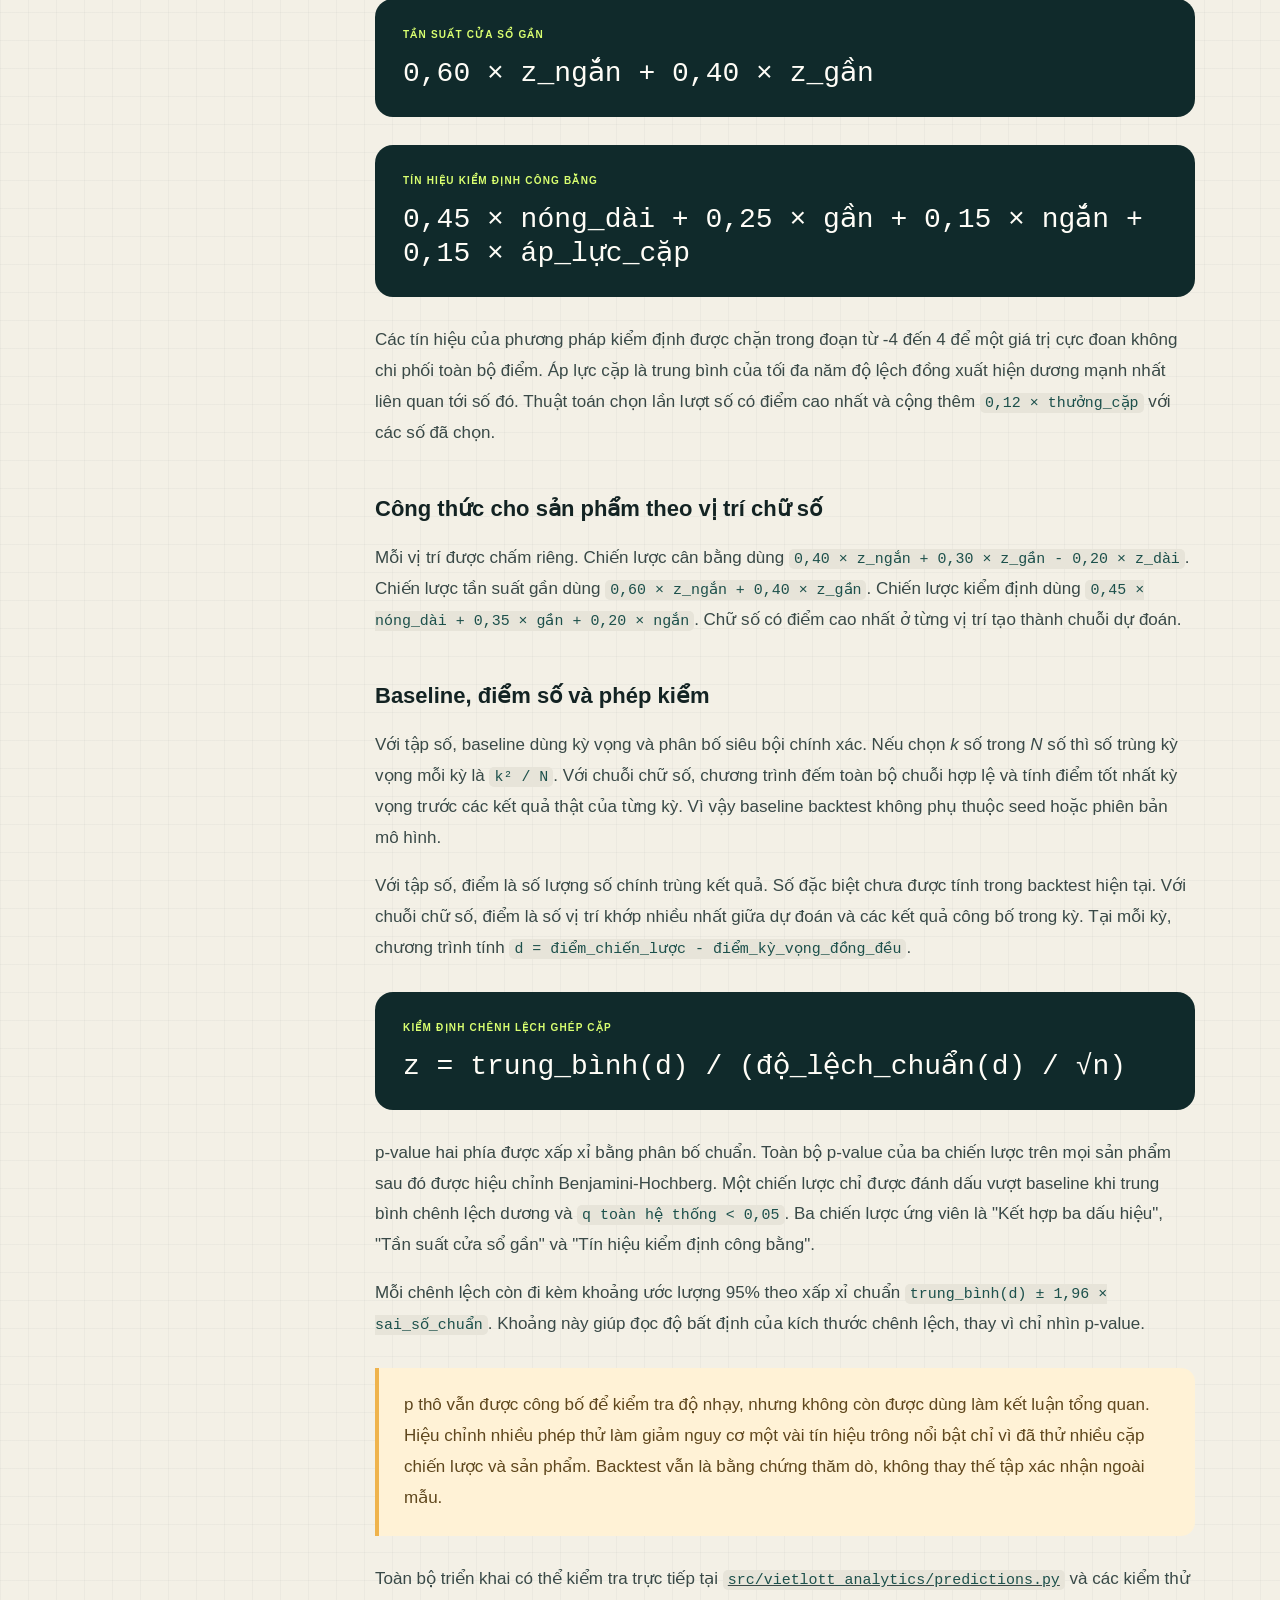
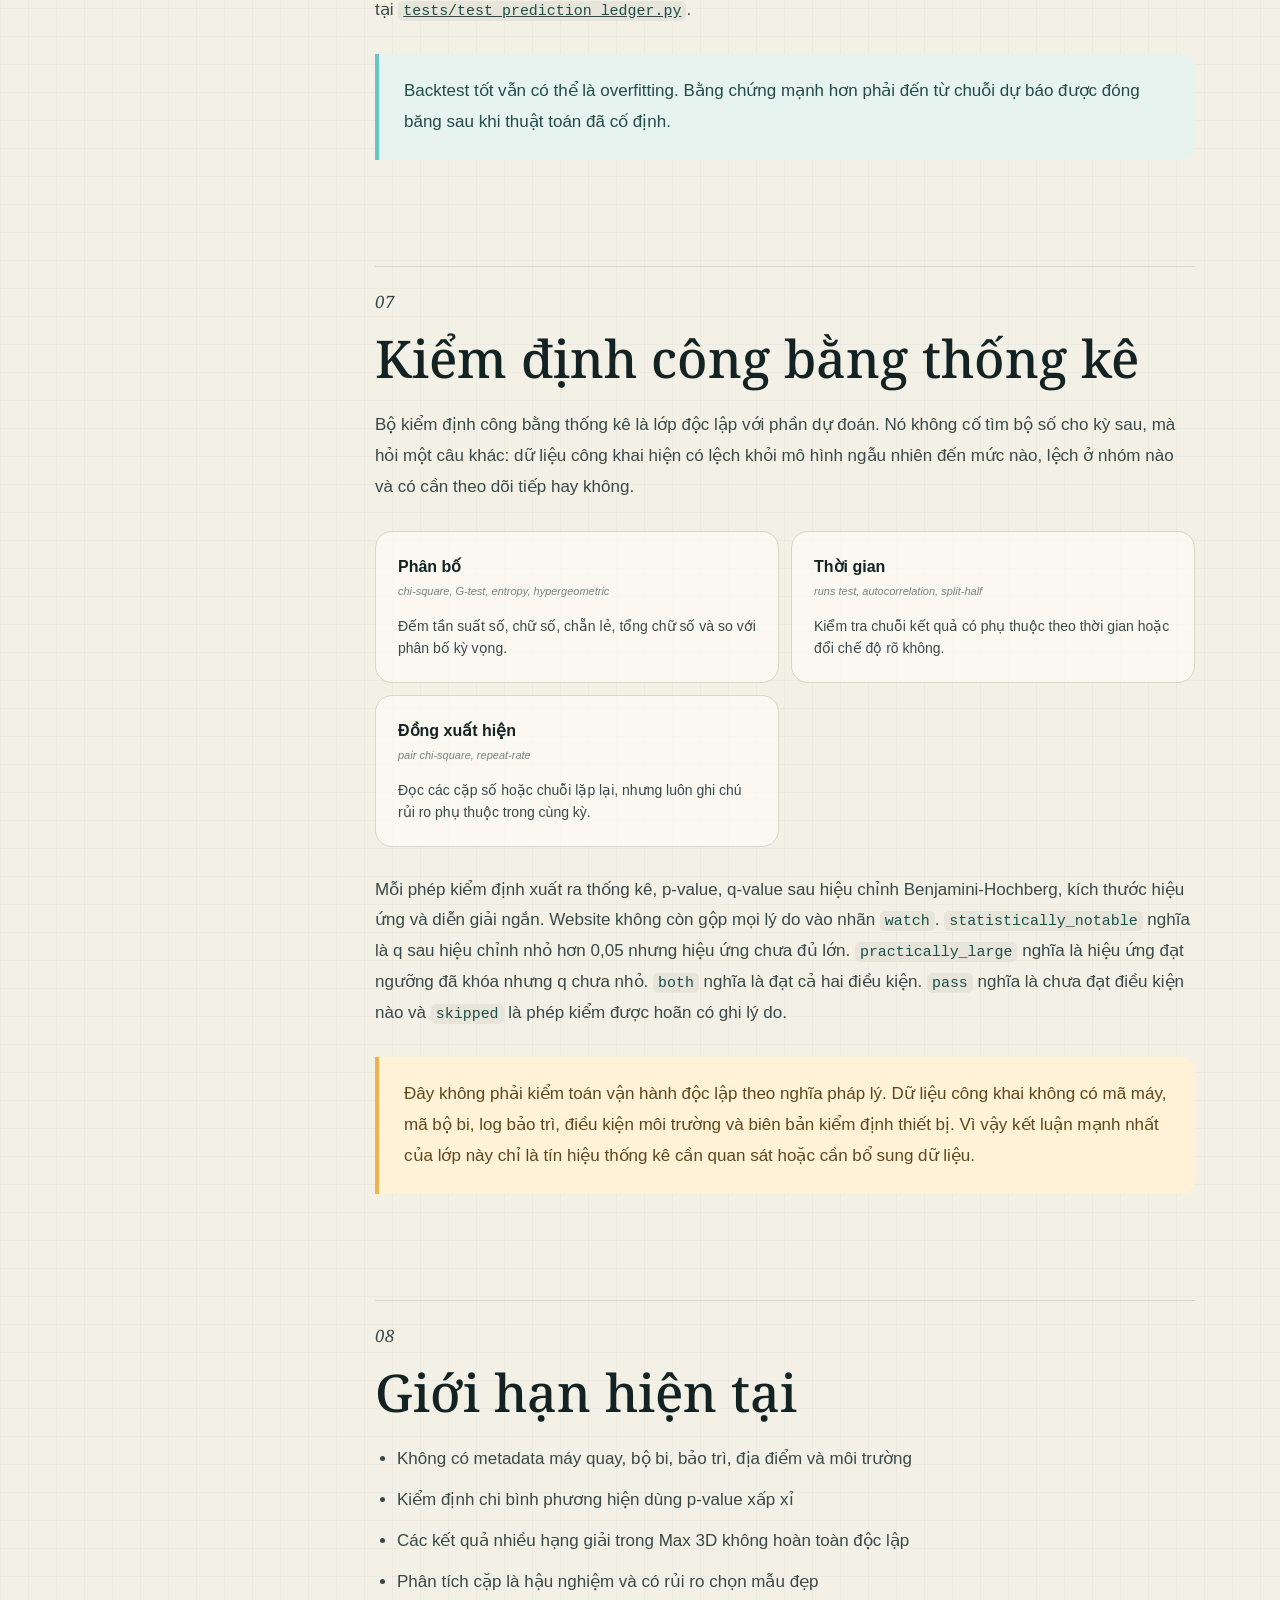
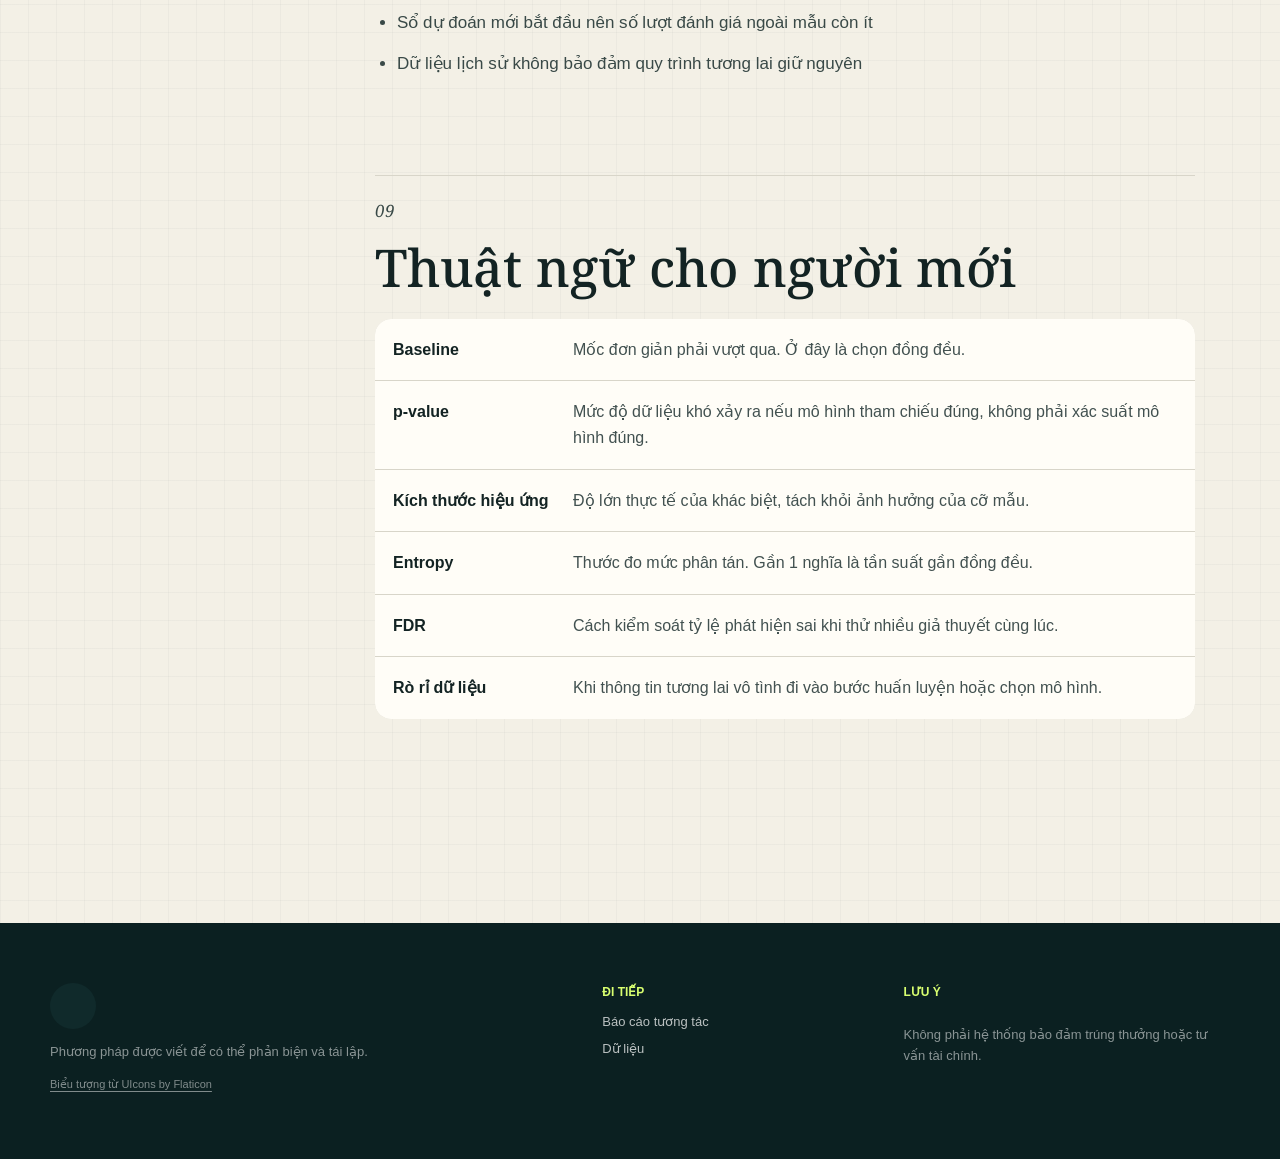
<file: site/phuong-phap.html>
<!doctype html>
<html lang="vi">
<head>
  <meta charset="utf-8">
  <meta name="viewport" content="width=device-width, initial-scale=1">
  <meta name="description" content="Phương pháp thống kê và đánh giá dự đoán của Vietlott Data Research.">
  <meta name="theme-color" content="#102a2b">
  <title>Phương pháp nghiên cứu | Vietlott Data Research</title>
  <link rel="icon" href="assets/favicon.svg?v=20260614-9" type="image/svg+xml">
  <link rel="preconnect" href="https://fonts.googleapis.com">
  <link rel="preconnect" href="https://fonts.gstatic.com" crossorigin>
  <link rel="stylesheet" href="https://fonts.googleapis.com/css2?family=Noto+Serif:ital,wght@0,400;0,500;1,400;1,500&amp;display=swap">
  <link rel="stylesheet" href="https://cdn-uicons.flaticon.com/3.0.0/uicons-regular-rounded/css/uicons-regular-rounded.css">
  <link rel="stylesheet" href="assets/styles.css?v=20260618-5">
</head>
<body>
  <a class="skip-link" href="#main">Bỏ qua điều hướng</a>
  <header class="site-header">
    <a class="brand" href="index.html">
      <span class="brand-mark" aria-hidden="true"><i class="fi fi-rr-crystal-ball"></i></span>
      <span class="brand-copy">Vietlott<br>Data Research</span>
    </a>
    <nav class="site-nav document-nav" aria-label="Điều hướng chính">
      <a href="index.html">Báo cáo</a>
      <a href="phuong-phap.html" aria-current="page">Phương pháp</a>
      <a href="du-lieu.html">Dữ liệu</a>
      <a class="nav-github" href="https://github.com/NhanAZ/vietlott-data-research">GitHub</a>
    </nav>
  </header>

  <main id="main" class="document-shell">
    <header class="document-hero">
      <p class="eyebrow">Phương pháp phiên bản 1.0.0</p>
      <h1>Đo sai lệch trước khi kể câu chuyện.</h1>
      <p>
        Trang này mô tả cách chọn mẫu, công thức, giả định, quy tắc dự đoán và
        những điều dữ liệu hiện tại không thể kết luận.
      </p>
    </header>

    <div class="document-layout">
      <aside class="document-toc">
        <strong>Mục lục</strong>
        <a href="#cau-hoi">Câu hỏi nghiên cứu</a>
        <a href="#mau">Mẫu phân tích</a>
        <a href="#tan-suat">Tần suất và đồng đều</a>
        <a href="#thoi-gian">Thời gian và mùa vụ</a>
        <a href="#cau-truc">Cấu trúc tổ hợp</a>
        <a href="#du-doan">Dự đoán và backtest</a>
        <a href="#kiem-dinh">Kiểm định công bằng</a>
        <a href="#gioi-han">Giới hạn</a>
        <a href="#thuat-ngu">Thuật ngữ</a>
      </aside>

      <article class="research-article">
        <section id="cau-hoi">
          <p class="article-index">01</p>
          <h2>Câu hỏi nghiên cứu</h2>
          <p>
            Giả thuyết ban đầu là một hệ quay cơ học có thể chịu sai lệch rất nhỏ
            từ khối lượng bi, bề mặt, độ mòn, luồng khí, rung động hoặc môi trường.
            Với trò chơi điện tử, giả thuyết phù hợp hơn là chuỗi số có đáp ứng các
            đặc tính của một quá trình giả ngẫu nhiên hay không.
          </p>
          <div class="hypothesis-grid">
            <div>
              <strong>H0</strong>
              <p>Tần suất biên phù hợp với mô hình đồng đều trong giới hạn sai số lấy mẫu.</p>
            </div>
            <div>
              <strong>H1</strong>
              <p>Có sai lệch đủ lớn, ổn định và lặp lại ngoài mẫu để bác bỏ H0.</p>
            </div>
          </div>
          <p class="callout">
            Một hệ vật lý có thể tất định ở cấp vi mô nhưng vẫn không dự đoán được
            trong thực tế. "Không ngẫu nhiên tuyệt đối" không đồng nghĩa "có lợi thế dự báo".
          </p>
          <p class="callout evidence">
            <strong>Kết luận hiện tại của dự án</strong>
            Các bài thử trên dữ liệu quá khứ chưa cho thấy chiến lược đang công bố
            vượt cách chọn ngẫu nhiên một cách đáng tin cậy. Vì vậy dự án hiện không
            có bằng chứng để khuyên ưu tiên bất kỳ bộ số nào.
          </p>
        </section>

        <section id="mau">
          <p class="article-index">02</p>
          <h2>Mẫu phân tích và chất lượng dữ liệu</h2>
          <p>
            Mỗi phép phân tích mặc định chỉ dùng bản ghi có
            <code>draw_status=confirmed</code>. Các kỳ chưa được xác nhận vẫn được giữ
            để kiểm toán nhưng bị loại khỏi mẫu. Khóa kỳ quay là cặp
            <code>(product, draw_id)</code>.
          </p>
          <ul class="research-list">
            <li>Kiểm tra miền số, số lượng phần tử và tính duy nhất theo luật trò chơi</li>
            <li>Loại bản ghi trùng và kiểm tra giải thưởng mồ côi</li>
            <li>Giữ nguồn, thời điểm đọc và URL kỳ quay để truy vết</li>
            <li>Phân biệt nguồn chính thức với bản ghi chờ đối chiếu</li>
            <li>Không tự suy diễn rằng một mã kỳ phải tồn tại chỉ vì nằm giữa hai mã khác</li>
          </ul>
        </section>

        <section id="tan-suat">
          <p class="article-index">03</p>
          <h2>Tần suất, khoảng tin cậy và đồng đều</h2>
          <p>
            Với trò chơi chọn <em>k</em> số từ <em>N</em> số, xác suất biên của một số
            cụ thể trong mỗi kỳ là <code>p = k / N</code>. Sau <em>n</em> kỳ, số lần
            xuất hiện kỳ vọng là <code>E = n × p</code>.
          </p>
          <div class="formula-card">
            <span>Độ lệch chuẩn hóa</span>
            <strong>z = (quan sát - n × p) / √(n × p × (1 - p))</strong>
          </div>
          <p>
            Mỗi số còn có khoảng tin cậy Wilson 95%. Khi kiểm tra đồng thời nhiều
            số, báo cáo dùng Benjamini-Hochberg để kiểm soát tỷ lệ phát hiện sai.
            Giá trị p thô không được dùng một mình để gắn nhãn "bất thường".
          </p>
          <h3>Kiểm định chi bình phương</h3>
          <p>
            Tổng thể tần suất được so với phân phối đồng đều bằng thống kê chi bình
            phương. Vì dữ liệu chọn không hoàn lại làm các số trong cùng kỳ phụ thuộc,
            giá trị p trên web là xấp xỉ mô tả. Cohen's w được báo cùng để đo độ lớn.
          </p>
          <div class="scale-table">
            <div><span>w &lt; 0,05</span><strong>Rất nhỏ</strong></div>
            <div><span>0,05 đến 0,10</span><strong>Nhỏ</strong></div>
            <div><span>0,10 đến 0,30</span><strong>Vừa</strong></div>
            <div><span>w ≥ 0,30</span><strong>Lớn</strong></div>
          </div>
          <h3>Entropy chuẩn hóa</h3>
          <p>
            Entropy bằng 1 khi tần suất hoàn toàn đều. Giá trị gần 1 không chứng minh
            cơ chế hoàn hảo, nhưng cho thấy phân bố biên khó phân biệt với đồng đều.
          </p>
        </section>

        <section id="thoi-gian">
          <p class="article-index">04</p>
          <h2>Độ vắng, thời gian và mùa vụ</h2>
          <p>
            "Lâu chưa xuất hiện" được đo bằng số kỳ quay, không chỉ bằng ngày lịch.
            Cách này không làm Keno có vẻ vắng lâu hơn hoặc ngắn hơn chỉ vì lịch quay
            dày hơn sản phẩm khác.
          </p>
          <p>
            Tần suất theo tháng và theo thứ trong tuần luôn được chia cho số kỳ thực tế
            trong từng nhóm. Biểu đồ tháng vẫn chỉ là mô tả mùa vụ. Phép kiểm thời tiết
            riêng sử dụng dữ liệu tái phân tích ERA5-Land theo địa điểm quay và ngày quay.
          </p>
          <p>
            Repo ghi nhận Trung tâm Quay số tại số 23 Lạc Trung đến ngày 21/01/2025 và
            tại số 18 Tam Trinh từ ngày 22/01/2025 theo thông báo chính thức của Vietlott.
            Mỗi ngày chỉ tạo một mẫu phân tích, kể cả khi Keno có nhiều kỳ trong ngày.
          </p>
          <p>
            Thông báo năm 2025 xác nhận Lạc Trung là địa điểm ngay trước khi chuyển.
            Repo tạm áp dụng địa điểm này ngược đến ngày đầu dataset vì chưa tìm thấy
            thông báo đổi địa điểm cũ hơn. Đây là giả định có ghi dấu và phải sửa nếu
            xuất hiện nguồn lịch sử chính xác hơn.
          </p>
          <div class="callout warning">
            Dữ liệu này đo thời tiết ngoài trời theo ô lưới khoảng 11 km, không phải nhiệt
            độ trong phòng quay. Phép kiểm đã trừ trung bình trong cùng tháng-năm và địa
            điểm, nhưng vẫn chưa kiểm soát được điều hòa, máy quay, bộ bi, bảo trì hoặc
            luồng khí. Kết quả chỉ dùng để sàng lọc giả thuyết, không kết luận nhân quả.
          </div>
        </section>

        <section id="cau-truc">
          <p class="article-index">05</p>
          <h2>Cấu trúc tổ hợp và vị trí</h2>
          <p>
            Báo cáo theo dõi tổng, độ trải, chẵn lẻ, số cặp liên tiếp, cặp đồng xuất
            hiện và phân bố theo vị trí. Với Mega, Power, Lotto và Keno, kết quả được
            công bố theo thứ tự tăng dần. Vì vậy "vị trí 1" là số nhỏ nhất của tổ hợp,
            không phải viên bi ra khỏi máy đầu tiên.
          </p>
          <p>
            Mỗi tổ hợp cụ thể hợp lệ có cùng xác suất trong mô hình đồng đều. Một dãy
            như 01-02-03-04-05-06 không ít khả năng hơn một dãy cụ thể nhìn lộn xộn.
            Nhóm "các dãy dễ nhận ra" nhỏ hơn rất nhiều so với nhóm "các dãy trông ngẫu nhiên",
            nên trực giác thường so sánh hai lớp không cùng kích thước.
          </p>
        </section>

        <section id="du-doan">
          <p class="article-index">06</p>
          <h2>Dự đoán, mốc so sánh và chống nhìn trước đáp án</h2>
          <p>
            Website công bố ba cách chọn cho mỗi sản phẩm đang hoạt động. Tên phổ
            thông được đặt trước, tên kỹ thuật được giữ trong ngoặc để người đọc
            có thể tra cứu và tái lập.
          </p>
          <div class="strategy-list">
            <article>
              <strong>Chọn ngẫu nhiên có thể lặp lại</strong>
              <span>uniform seeded baseline</span>
              <p>Đây là mốc so sánh công bằng. Một mã số giúp lần sau tạo lại đúng bộ số đã chọn.</p>
            </article>
            <article>
              <strong>Ưu tiên số nổi bật gần đây</strong>
              <span>recent frequency</span>
              <p>Xếp hạng các số xuất hiện lệch nhiều trong 200 kỳ gần nhất, hoặc 1.000 kỳ với Keno.</p>
            </article>
            <article>
              <strong>Kết hợp ba dấu hiệu lịch sử</strong>
              <span>balanced signal</span>
              <p>Gộp tần suất gần đây, toàn bộ lịch sử và số kỳ vắng mặt theo trọng số cố định.</p>
            </article>
          </div>
          <div class="formula-card">
            <span>Điểm cân bằng cho tập số</span>
            <strong>0,55 × z_gần - 0,25 × z_toàn_kỳ + 0,12 × độ_vắng_chuẩn_hóa</strong>
          </div>
          <h3>Sổ sự kiện bất biến</h3>
          <p>
            File <code>predictions/ledger.jsonl</code> là sổ append-only. Sự kiện
            <code>prediction</code> ghi dự báo trước. Khi có kỳ mới, chương trình thêm
            một sự kiện <code>evaluation</code> tham chiếu dự báo cũ, thay vì sửa dòng cũ.
          </p>
          <h3>Quy tắc chấm đúng, gần đúng và sai</h3>
          <p>
            Đúng toàn bộ nghĩa là mọi số chính, số đặc biệt hoặc mọi vị trí chữ số
            đều khớp. Gần đúng chỉ khi thiếu đúng một thành phần so với dự đoán đầy
            đủ. Các trường hợp còn lại tính là sai, nhưng báo cáo vẫn lưu chính xác
            số lượng số hoặc vị trí đã trùng để không làm mất thông tin.
          </p>
          <h3>Thử lại theo dòng thời gian</h3>
          <p>
            Cách này còn gọi là walk-forward backtest. Tại kỳ kiểm tra <em>t</em>,
            phương pháp chỉ được dùng dữ liệu trước <em>t</em>. Mỗi dự báo được so
            với điểm kỳ vọng chính xác của cách chọn đồng đều. Cách tính này loại bỏ
            nhiễu do vô tình lấy một mẫu baseline may hoặc rủi hơn bình thường.
          </p>
          <h3>Backtest đang chạy chính xác những gì</h3>
          <ol class="research-list">
            <li>
              Tập số như Mega, Power, Lotto và Keno dùng tối đa 1.000 kỳ kiểm tra,
              riêng Keno tối đa 5.000 kỳ. Mốc huấn luyện ban đầu được tính từ
              <code>min(200, max(30, một phần ba lịch sử))</code>. Nếu cần giới hạn
              số kỳ kiểm tra, phần lịch sử cũ hơn được giữ làm dữ liệu huấn luyện,
              nên số kỳ thật trước lần kiểm tra đầu có thể lớn hơn mốc này.
            </li>
            <li>
              Trò chơi theo chuỗi chữ số dùng tối đa 1.000 kỳ kiểm tra, riêng
              Bingo18 tối đa 5.000 kỳ. Mốc huấn luyện ban đầu dùng công thức tương
              tự nhưng chặn trên ở 100 kỳ. Số kỳ thật trước lần kiểm tra đầu cũng
              có thể lớn hơn khi cửa sổ kiểm tra bị giới hạn.
            </li>
            <li>
              Sau khi dự đoán và chấm kỳ <em>t</em>, kết quả thật của kỳ đó mới
              được thêm vào bộ đếm. Vì vậy dữ liệu tương lai không đi ngược vào
              bước tạo dự đoán.
            </li>
          </ol>
          <h3>Công thức cho sản phẩm chọn tập số</h3>
          <p>
            Với mỗi số, chương trình tính độ lệch chuẩn hóa
            <code>z = (số lần xuất hiện - số lần kỳ vọng) / độ lệch chuẩn kỳ vọng</code>
            trên toàn lịch sử, cửa sổ gần và 50 kỳ gần nhất. Cửa sổ gần là 200 kỳ,
            riêng Keno là 500 kỳ trong backtest hiện tại.
          </p>
          <div class="formula-card">
            <span>Kết hợp ba dấu hiệu</span>
            <strong>0,40 × z_ngắn + 0,30 × z_gần - 0,15 × z_dài + 0,15 × (độ_vắng - 1)</strong>
          </div>
          <div class="formula-card">
            <span>Tần suất cửa sổ gần</span>
            <strong>0,60 × z_ngắn + 0,40 × z_gần</strong>
          </div>
          <div class="formula-card">
            <span>Tín hiệu kiểm định công bằng</span>
            <strong>0,45 × nóng_dài + 0,25 × gần + 0,15 × ngắn + 0,15 × áp_lực_cặp</strong>
          </div>
          <p>
            Các tín hiệu của phương pháp kiểm định được chặn trong đoạn từ -4 đến
            4 để một giá trị cực đoan không chi phối toàn bộ điểm. Áp lực cặp là
            trung bình của tối đa năm độ lệch đồng xuất hiện dương mạnh nhất liên
            quan tới số đó. Thuật toán chọn lần lượt số có điểm cao nhất và cộng
            thêm <code>0,12 × thưởng_cặp</code> với các số đã chọn.
          </p>
          <h3>Công thức cho sản phẩm theo vị trí chữ số</h3>
          <p>
            Mỗi vị trí được chấm riêng. Chiến lược cân bằng dùng
            <code>0,40 × z_ngắn + 0,30 × z_gần - 0,20 × z_dài</code>.
            Chiến lược tần suất gần dùng
            <code>0,60 × z_ngắn + 0,40 × z_gần</code>.
            Chiến lược kiểm định dùng
            <code>0,45 × nóng_dài + 0,35 × gần + 0,20 × ngắn</code>.
            Chữ số có điểm cao nhất ở từng vị trí tạo thành chuỗi dự đoán.
          </p>
          <h3>Baseline, điểm số và phép kiểm</h3>
          <p>
            Với tập số, baseline dùng kỳ vọng và phân bố siêu bội chính xác. Nếu
            chọn <em>k</em> số trong <em>N</em> số thì số trùng kỳ vọng mỗi kỳ là
            <code>k² / N</code>. Với chuỗi chữ số, chương trình đếm toàn bộ chuỗi
            hợp lệ và tính điểm tốt nhất kỳ vọng trước các kết quả thật của từng kỳ.
            Vì vậy baseline backtest không phụ thuộc seed hoặc phiên bản mô hình.
          </p>
          <p>
            Với tập số, điểm là số lượng số chính trùng kết quả. Số đặc biệt chưa
            được tính trong backtest hiện tại. Với chuỗi chữ số, điểm là số vị trí
            khớp nhiều nhất giữa dự đoán và các kết quả công bố trong kỳ. Tại mỗi
            kỳ, chương trình tính <code>d = điểm_chiến_lược - điểm_kỳ_vọng_đồng_đều</code>.
          </p>
          <div class="formula-card">
            <span>Kiểm định chênh lệch ghép cặp</span>
            <strong>z = trung_bình(d) / (độ_lệch_chuẩn(d) / √n)</strong>
          </div>
          <p>
            p-value hai phía được xấp xỉ bằng phân bố chuẩn. Toàn bộ p-value của ba
            chiến lược trên mọi sản phẩm sau đó được hiệu chỉnh Benjamini-Hochberg.
            Một chiến lược chỉ được đánh dấu vượt baseline khi trung bình chênh lệch
            dương và <code>q toàn hệ thống &lt; 0,05</code>. Ba chiến lược ứng viên là
            "Kết hợp ba dấu hiệu", "Tần suất cửa sổ gần" và
            "Tín hiệu kiểm định công bằng".
          </p>
          <p>
            Mỗi chênh lệch còn đi kèm khoảng ước lượng 95% theo xấp xỉ chuẩn
            <code>trung_bình(d) ± 1,96 × sai_số_chuẩn</code>. Khoảng này giúp đọc
            độ bất định của kích thước chênh lệch, thay vì chỉ nhìn p-value.
          </p>
          <p class="callout warning">
            p thô vẫn được công bố để kiểm tra độ nhạy, nhưng không còn được dùng
            làm kết luận tổng quan. Hiệu chỉnh nhiều phép thử làm giảm nguy cơ một
            vài tín hiệu trông nổi bật chỉ vì đã thử nhiều cặp chiến lược và sản phẩm.
            Backtest vẫn là bằng chứng thăm dò, không thay thế tập xác nhận ngoài mẫu.
          </p>
          <p>
            Toàn bộ triển khai có thể kiểm tra trực tiếp tại
            <a href="https://github.com/NhanAZ/vietlott-data-research/blob/main/src/vietlott_analytics/predictions.py"><code>src/vietlott_analytics/predictions.py</code></a>
            và các kiểm thử tại
            <a href="https://github.com/NhanAZ/vietlott-data-research/blob/main/tests/test_prediction_ledger.py"><code>tests/test_prediction_ledger.py</code></a>.
          </p>
          <p class="callout">
            Backtest tốt vẫn có thể là overfitting. Bằng chứng mạnh hơn phải đến từ
            chuỗi dự báo được đóng băng sau khi thuật toán đã cố định.
          </p>
        </section>

        <section id="kiem-dinh">
          <p class="article-index">07</p>
          <h2>Kiểm định công bằng thống kê</h2>
          <p>
            Bộ kiểm định công bằng thống kê là lớp độc lập với phần dự đoán. Nó không cố tìm bộ số
            cho kỳ sau, mà hỏi một câu khác: dữ liệu công khai hiện có lệch khỏi mô hình ngẫu nhiên
            đến mức nào, lệch ở nhóm nào và có cần theo dõi tiếp hay không.
          </p>
          <div class="strategy-list">
            <article>
              <strong>Phân bố</strong>
              <span>chi-square, G-test, entropy, hypergeometric</span>
              <p>Đếm tần suất số, chữ số, chẵn lẻ, tổng chữ số và so với phân bố kỳ vọng.</p>
            </article>
            <article>
              <strong>Thời gian</strong>
              <span>runs test, autocorrelation, split-half</span>
              <p>Kiểm tra chuỗi kết quả có phụ thuộc theo thời gian hoặc đổi chế độ rõ không.</p>
            </article>
            <article>
              <strong>Đồng xuất hiện</strong>
              <span>pair chi-square, repeat-rate</span>
              <p>Đọc các cặp số hoặc chuỗi lặp lại, nhưng luôn ghi chú rủi ro phụ thuộc trong cùng kỳ.</p>
            </article>
          </div>
          <p>
            Mỗi phép kiểm định xuất ra thống kê, p-value, q-value sau hiệu chỉnh Benjamini-Hochberg,
            kích thước hiệu ứng và diễn giải ngắn. Website không còn gộp mọi lý do vào nhãn
            <code>watch</code>. <code>statistically_notable</code> nghĩa là q sau hiệu chỉnh nhỏ
            hơn 0,05 nhưng hiệu ứng chưa đủ lớn. <code>practically_large</code> nghĩa là hiệu ứng
            đạt ngưỡng đã khóa nhưng q chưa nhỏ. <code>both</code> nghĩa là đạt cả hai điều kiện.
            <code>pass</code> nghĩa là chưa đạt điều kiện nào và <code>skipped</code> là phép kiểm
            được hoãn có ghi lý do.
          </p>
          <p class="callout warning">
            Đây không phải kiểm toán vận hành độc lập theo nghĩa pháp lý. Dữ liệu công khai không có
            mã máy, mã bộ bi, log bảo trì, điều kiện môi trường và biên bản kiểm định thiết bị. Vì vậy
            kết luận mạnh nhất của lớp này chỉ là tín hiệu thống kê cần quan sát hoặc cần bổ sung dữ liệu.
          </p>
        </section>

        <section id="gioi-han">
          <p class="article-index">08</p>
          <h2>Giới hạn hiện tại</h2>
          <ul class="research-list">
            <li>Không có metadata máy quay, bộ bi, bảo trì, địa điểm và môi trường</li>
            <li>Kiểm định chi bình phương hiện dùng p-value xấp xỉ</li>
            <li>Các kết quả nhiều hạng giải trong Max 3D không hoàn toàn độc lập</li>
            <li>Phân tích cặp là hậu nghiệm và có rủi ro chọn mẫu đẹp</li>
            <li>Sổ dự đoán mới bắt đầu nên số lượt đánh giá ngoài mẫu còn ít</li>
            <li>Dữ liệu lịch sử không bảo đảm quy trình tương lai giữ nguyên</li>
          </ul>
        </section>

        <section id="thuat-ngu">
          <p class="article-index">09</p>
          <h2>Thuật ngữ cho người mới</h2>
          <dl class="glossary">
            <div><dt>Baseline</dt><dd>Mốc đơn giản phải vượt qua. Ở đây là chọn đồng đều.</dd></div>
            <div><dt>p-value</dt><dd>Mức độ dữ liệu khó xảy ra nếu mô hình tham chiếu đúng, không phải xác suất mô hình đúng.</dd></div>
            <div><dt>Kích thước hiệu ứng</dt><dd>Độ lớn thực tế của khác biệt, tách khỏi ảnh hưởng của cỡ mẫu.</dd></div>
            <div><dt>Entropy</dt><dd>Thước đo mức phân tán. Gần 1 nghĩa là tần suất gần đồng đều.</dd></div>
            <div><dt>FDR</dt><dd>Cách kiểm soát tỷ lệ phát hiện sai khi thử nhiều giả thuyết cùng lúc.</dd></div>
            <div><dt>Rò rỉ dữ liệu</dt><dd>Khi thông tin tương lai vô tình đi vào bước huấn luyện hoặc chọn mô hình.</dd></div>
          </dl>
        </section>
      </article>
    </div>
  </main>

  <footer class="site-footer">
    <div class="shell footer-grid">
      <div>
        <span class="brand-mark" aria-hidden="true"><i class="fi fi-rr-crystal-ball"></i></span>
        <p>Phương pháp được viết để có thể phản biện và tái lập.</p>
        <a class="icon-credit" href="https://www.flaticon.com/free-icon-font/crystal-ball_8034121">Biểu tượng từ UIcons by Flaticon</a>
      </div>
      <div><strong>Đi tiếp</strong><a href="index.html">Báo cáo tương tác</a><a href="du-lieu.html">Dữ liệu</a></div>
      <div><strong>Lưu ý</strong><p>Không phải hệ thống bảo đảm trúng thưởng hoặc tư vấn tài chính.</p></div>
    </div>
  </footer>
</body>
</html>
</file>
<file: site/assets/styles.css>
:root {
  --ink: #132323;
  --ink-soft: #425150;
  --forest: #102a2b;
  --forest-2: #173d3c;
  --cream: #f3f0e6;
  --paper: #fffdf7;
  --line: #d8d5c9;
  --acid: #d9ff70;
  --amber: #efb34c;
  --coral: #ed765f;
  --cyan: #64c8c3;
  --blue: #5e79d7;
  --shadow: 0 20px 55px rgb(16 42 43 / 9%);
  --radius: 22px;
  --shell: min(1180px, calc(100vw - 40px));
  --font-display: "Noto Serif", "Times New Roman", serif;
}

* {
  box-sizing: border-box;
}

[hidden] {
  display: none !important;
}

html {
  scroll-behavior: smooth;
}

section[id] {
  scroll-margin-top: 76px;
}

body {
  margin: 0;
  background:
    linear-gradient(rgb(19 35 35 / 3%) 1px, transparent 1px),
    linear-gradient(90deg, rgb(19 35 35 / 3%) 1px, transparent 1px),
    var(--cream);
  background-size: 28px 28px;
  color: var(--ink);
  font-family: "Aptos", "Segoe UI", Arial, sans-serif;
  line-height: 1.6;
}

button,
input,
select {
  font: inherit;
}

a {
  color: inherit;
}

.skip-link {
  position: fixed;
  z-index: 100;
  top: 12px;
  left: 12px;
  padding: 10px 14px;
  background: var(--acid);
  color: var(--forest);
  transform: translateY(-150%);
}

.skip-link:focus {
  transform: translateY(0);
}

.shell {
  width: var(--shell);
  margin-inline: auto;
}

.site-header {
  position: sticky;
  z-index: 50;
  top: 0;
  display: flex;
  align-items: center;
  justify-content: space-between;
  min-height: 76px;
  padding: 12px max(20px, calc((100vw - 1180px) / 2));
  border-bottom: 1px solid rgb(216 213 201 / 85%);
  background: rgb(243 240 230 / 92%);
  backdrop-filter: blur(18px);
}

.brand {
  display: inline-flex;
  gap: 10px;
  align-items: center;
  color: var(--ink);
  text-decoration: none;
}

.brand-mark {
  display: inline-grid;
  width: 46px;
  height: 46px;
  place-items: center;
  border-radius: 50%;
  background: var(--forest);
  color: var(--acid);
}

.brand-mark i {
  display: block;
  height: 23px;
  font-size: 23px;
  line-height: 1;
}

.brand-copy {
  font-size: 12px;
  font-weight: 800;
  line-height: 1.05;
  letter-spacing: 0.06em;
  text-transform: uppercase;
}

.site-nav {
  display: flex;
  gap: 24px;
  align-items: center;
}

.site-nav a {
  color: var(--ink-soft);
  font-size: 14px;
  font-weight: 700;
  text-decoration: none;
}

.site-nav a:hover {
  color: var(--ink);
}

.site-nav .nav-github {
  padding: 9px 15px;
  border: 1px solid var(--ink);
  border-radius: 999px;
  color: var(--ink);
}

.menu-button {
  display: none;
  border: 0;
  background: transparent;
  color: var(--ink);
  font-weight: 800;
}

.hero {
  display: grid;
  min-height: 690px;
  grid-template-columns: 1.1fr 0.9fr;
  gap: 60px;
  align-items: center;
  padding-block: 92px 74px;
}

.eyebrow,
.panel-kicker {
  margin: 0 0 12px;
  color: #426a66;
  font-size: 12px;
  font-weight: 900;
  letter-spacing: 0.16em;
  text-transform: uppercase;
}

.hero h1,
.section-heading h2,
.product-masthead h2,
.closing blockquote {
  font-family: var(--font-display);
  font-kerning: normal;
  text-wrap: balance;
}

.hero h1 {
  max-width: 760px;
  margin: 0;
  font-size: clamp(48px, 6vw, 82px);
  font-weight: 500;
  line-height: 0.96;
  letter-spacing: normal;
}

.hero h1 span {
  color: #54716d;
  font-style: italic;
}

.hero-lead {
  max-width: 660px;
  margin: 34px 0 0;
  color: var(--ink-soft);
  font-size: 19px;
  line-height: 1.65;
}

.hero-actions {
  display: flex;
  gap: 12px;
  margin-top: 34px;
}

.button {
  display: inline-flex;
  min-height: 48px;
  align-items: center;
  justify-content: center;
  padding: 0 20px;
  border-radius: 999px;
  font-size: 14px;
  font-weight: 900;
  text-decoration: none;
}

.button-primary {
  background: var(--forest);
  color: var(--paper);
}

.button-primary:hover {
  background: var(--forest-2);
}

.button-quiet {
  border: 1px solid var(--line);
  background: rgb(255 253 247 / 55%);
}

.hero-figure {
  position: relative;
  min-height: 480px;
  overflow: hidden;
  border-radius: 46% 54% 38% 62% / 55% 44% 56% 45%;
  background:
    radial-gradient(circle at 67% 30%, rgb(217 255 112 / 88%) 0 4%, transparent 4.5%),
    radial-gradient(circle at 24% 70%, rgb(100 200 195 / 48%) 0 7%, transparent 7.5%),
    var(--forest);
  box-shadow: var(--shadow);
  color: var(--paper);
}

.hero-figure::before {
  position: absolute;
  inset: 13%;
  border: 1px dashed rgb(255 255 255 / 25%);
  border-radius: 50%;
  content: "";
}

.orbit {
  position: absolute;
  border: 1px solid rgb(255 255 255 / 14%);
  border-radius: 50%;
}

.orbit-one {
  inset: 25%;
}

.orbit-two {
  inset: 37%;
}

.hero-number {
  position: absolute;
  top: 50%;
  left: 50%;
  display: flex;
  flex-direction: column;
  text-align: center;
  transform: translate(-50%, -50%);
}

.hero-number strong {
  color: var(--acid);
  font-size: clamp(44px, 5.5vw, 76px);
  line-height: 1;
  letter-spacing: -0.06em;
}

.hero-number span {
  margin-top: 8px;
  color: rgb(255 255 255 / 65%);
  font-size: 12px;
  font-weight: 800;
  letter-spacing: 0.11em;
  text-transform: uppercase;
}

.hero-badge {
  position: absolute;
  display: flex;
  min-width: 130px;
  gap: 8px;
  align-items: center;
  padding: 12px 15px;
  border: 1px solid rgb(255 255 255 / 15%);
  border-radius: 16px;
  background: rgb(255 255 255 / 10%);
  box-shadow: 0 14px 32px rgb(0 0 0 / 14%);
  font-size: 12px;
  backdrop-filter: blur(12px);
}

.hero-badge strong {
  color: var(--acid);
  font-size: 19px;
}

.hero-badge-a {
  top: 18%;
  left: 10%;
}

.hero-badge-b {
  right: 7%;
  bottom: 20%;
}

.hero-badge-c {
  bottom: 9%;
  left: 21%;
}

.hero-badge-c span,
.hero-badge-b span {
  color: rgb(255 255 255 / 65%);
}

.status-dot {
  width: 9px;
  height: 9px;
  border-radius: 50%;
  background: var(--acid);
  box-shadow: 0 0 0 5px rgb(217 255 112 / 13%);
}

.quick-read {
  padding-block: 80px 96px;
}

.section-heading {
  display: flex;
  gap: 50px;
  align-items: end;
  justify-content: space-between;
  margin-bottom: 32px;
}

.section-heading.compact {
  display: block;
}

.section-heading h2 {
  max-width: 780px;
  margin: 0;
  font-size: clamp(38px, 5vw, 62px);
  font-weight: 500;
  line-height: 1.08;
  letter-spacing: normal;
}

.section-heading > p {
  max-width: 430px;
  margin: 0;
  color: var(--ink-soft);
}

.principle-grid {
  display: grid;
  grid-template-columns: repeat(3, 1fr);
  gap: 16px;
}

.principle-card {
  position: relative;
  min-height: 270px;
  padding: 30px;
  overflow: hidden;
  border: 1px solid var(--line);
  border-radius: var(--radius);
  background: rgb(255 253 247 / 72%);
}

.principle-card h3 {
  max-width: 250px;
  margin: 74px 0 10px;
  font-size: 23px;
  line-height: 1.15;
}

.principle-card p {
  margin: 0;
  color: var(--ink-soft);
}

.principle-index {
  position: absolute;
  top: 22px;
  right: 24px;
  color: #9aa39c;
  font-family: var(--font-display);
  font-size: 28px;
  font-style: italic;
}

.principle-card::after {
  position: absolute;
  top: 28px;
  left: 28px;
  width: 34px;
  height: 34px;
  border: 8px solid var(--acid);
  border-radius: 50%;
  content: "";
}

.principle-card:nth-child(2)::after {
  border-color: var(--cyan);
}

.principle-card:nth-child(3)::after {
  border-color: var(--amber);
}

.project-stance {
  padding-bottom: 110px;
}

.stance-intro {
  display: grid;
  grid-template-columns: 1.15fr 0.85fr;
  gap: 80px;
  align-items: end;
  padding-top: 46px;
  border-top: 1px solid var(--line);
}

.stance-intro .eyebrow {
  grid-column: 1 / -1;
  margin-bottom: -58px;
}

.stance-intro h2 {
  margin: 0;
  font-family: var(--font-display);
  font-size: clamp(38px, 4.8vw, 62px);
  font-weight: 500;
  line-height: 1.08;
  letter-spacing: normal;
}

.stance-intro > p:last-child {
  margin: 0;
  color: var(--ink-soft);
  font-size: 17px;
}

.stance-verdict {
  display: grid;
  grid-template-columns: 0.7fr 0.55fr 1.4fr;
  gap: 24px;
  align-items: center;
  margin-top: 38px;
  padding: 26px 30px;
  border-radius: 20px;
  background: var(--forest);
  color: var(--paper);
}

.stance-verdict > span {
  color: rgb(255 255 255 / 58%);
  font-size: 11px;
  font-weight: 850;
  letter-spacing: 0.08em;
  text-transform: uppercase;
}

.stance-verdict strong {
  color: var(--acid);
  font-size: 34px;
  letter-spacing: -0.035em;
}

.stance-verdict p {
  margin: 0;
  color: rgb(255 255 255 / 76%);
}

.backtest-method-revision {
  display: grid;
  grid-column: 1 / -1;
  grid-template-columns: minmax(220px, 0.8fr) minmax(0, 1.2fr);
  gap: 20px;
  align-items: center;
  padding: 14px 16px;
  border: 1px solid rgb(207 255 77 / 30%);
  border-radius: 14px;
  background: rgb(207 255 77 / 8%);
}

.stance-verdict .backtest-method-revision strong {
  color: var(--acid);
  font-size: 13px;
  line-height: 1.35;
  letter-spacing: 0;
}

.backtest-method-revision span {
  color: rgb(255 255 255 / 72%);
  font-size: 12px;
  line-height: 1.5;
}

.backtest-overview-details {
  grid-column: 1 / -1;
  border-top: 1px solid rgb(255 255 255 / 16%);
}

.backtest-overview-details summary {
  display: flex;
  align-items: center;
  justify-content: space-between;
  gap: 18px;
  padding-top: 20px;
  color: var(--paper);
  cursor: pointer;
  font-weight: 800;
}

.backtest-overview-details summary small {
  color: rgb(255 255 255 / 58%);
  font-size: 11px;
  font-weight: 700;
}

.backtest-overview-list {
  display: grid;
  gap: 8px;
  margin-top: 18px;
}

.backtest-overview-note {
  padding: 14px 16px;
  border-radius: 14px;
  background: rgb(255 255 255 / 7%);
  font-size: 12px;
  line-height: 1.6;
}

.backtest-overview-row {
  display: grid;
  grid-template-columns: minmax(190px, 0.75fr) minmax(0, 1.25fr);
  gap: 20px;
  padding: 15px 16px;
  border: 1px solid rgb(255 255 255 / 12%);
  border-radius: 14px;
  background: rgb(255 255 255 / 5%);
}

.backtest-overview-row.has-winner {
  border-color: rgb(207 255 77 / 48%);
  background: rgb(207 255 77 / 8%);
}

.backtest-overview-row > div,
.backtest-overview-row li {
  display: grid;
  gap: 3px;
}

.backtest-overview-row > div > span,
.backtest-overview-row li span {
  color: rgb(255 255 255 / 64%);
  font-size: 10px;
  font-weight: 850;
  letter-spacing: 0.06em;
  text-transform: uppercase;
}

.backtest-overview-row > div > strong {
  color: var(--paper);
  font-size: 14px;
}

.backtest-overview-row small {
  color: rgb(255 255 255 / 58%);
  font-size: 11px;
}

.backtest-overview-row ul {
  display: grid;
  grid-template-columns: repeat(2, minmax(0, 1fr));
  gap: 8px;
  margin: 0;
  padding: 0;
  list-style: none;
}

.backtest-overview-row li {
  padding: 10px 12px;
  border-radius: 10px;
  background: rgb(0 0 0 / 14%);
}

.backtest-overview-row li strong {
  color: var(--paper);
  font-size: 17px;
}

.backtest-overview-row li.is-winner strong {
  color: var(--acid);
}

.stance-grid {
  display: grid;
  grid-template-columns: repeat(3, 1fr);
  gap: 12px;
  margin-top: 12px;
}

.stance-grid article {
  min-height: 225px;
  padding: 25px;
  border: 1px solid var(--line);
  border-radius: 18px;
  background: rgb(255 253 247 / 68%);
}

.stance-grid span {
  display: block;
  margin-bottom: 45px;
  color: #5c716e;
  font-size: 10px;
  font-weight: 850;
  letter-spacing: 0.1em;
  text-transform: uppercase;
}

.stance-grid strong {
  display: block;
  font-size: 20px;
  line-height: 1.25;
}

.stance-grid p {
  margin: 10px 0 0;
  color: var(--ink-soft);
  font-size: 13px;
}

.stance-disclaimer {
  margin: 18px 0 0;
  padding-left: 16px;
  border-left: 3px solid var(--coral);
  color: #6f514b;
  font-size: 13px;
}

.data-ribbon {
  border-block: 1px solid rgb(255 255 255 / 12%);
  background: var(--forest);
  color: var(--paper);
}

.data-ribbon-inner {
  display: grid;
  grid-template-columns: repeat(4, 1fr);
}

.data-ribbon-inner > div {
  display: flex;
  min-height: 126px;
  flex-direction: column;
  justify-content: center;
  padding: 24px;
  border-left: 1px solid rgb(255 255 255 / 12%);
}

.data-ribbon-inner > div:last-child {
  border-right: 1px solid rgb(255 255 255 / 12%);
}

.data-ribbon span {
  color: rgb(255 255 255 / 58%);
  font-size: 12px;
  font-weight: 800;
  letter-spacing: 0.11em;
  text-transform: uppercase;
}

.data-ribbon strong {
  color: var(--acid);
  font-size: 29px;
}

.audit-overview {
  padding-block: 100px 0;
}

.audit-summary-grid {
  display: grid;
  grid-template-columns: repeat(3, 1fr);
  gap: 14px;
}

.audit-summary-grid article,
.audit-conclusion-card {
  border: 1px solid var(--line);
  border-radius: 24px;
  background: rgb(255 253 247 / 68%);
  box-shadow: var(--shadow);
}

.audit-summary-grid article {
  padding: 24px;
}

.audit-summary-grid span,
.audit-conclusion-card span,
.audit-mini-grid span {
  display: block;
  color: #426a66;
  font-size: 11px;
  font-weight: 900;
  letter-spacing: 0.11em;
  text-transform: uppercase;
}

.audit-summary-grid strong {
  display: block;
  margin-top: 12px;
  color: var(--forest);
  font-size: 38px;
  line-height: 1;
}

.audit-summary-grid small {
  display: block;
  margin-top: 10px;
  color: var(--ink-soft);
}

.audit-conclusion-card {
  display: grid;
  grid-template-columns: 0.4fr 1fr auto;
  gap: 20px;
  align-items: center;
  margin-top: 14px;
  padding: 24px;
}

.audit-conclusion-card p {
  margin: 0;
  color: var(--ink-soft);
}

.audit-conclusion-card small {
  color: #71807c;
  font-weight: 800;
}

.audit-log-panel {
  margin-top: 14px;
  border: 1px solid var(--line);
  border-radius: 24px;
  background: rgb(255 253 247 / 72%);
  box-shadow: var(--shadow);
}

.audit-log-panel summary {
  display: flex;
  gap: 18px;
  align-items: center;
  justify-content: space-between;
  padding: 20px 24px;
  cursor: pointer;
  list-style: none;
}

.audit-log-panel summary::-webkit-details-marker {
  display: none;
}

.audit-log-panel summary::after {
  display: grid;
  width: 34px;
  height: 34px;
  flex: 0 0 auto;
  place-items: center;
  border: 1px solid var(--line);
  border-radius: 50%;
  content: "+";
  font-size: 20px;
  font-weight: 900;
}

.audit-log-panel[open] summary::after {
  content: "-";
}

.audit-log-panel summary span {
  color: #426a66;
  font-size: 12px;
  font-weight: 900;
  letter-spacing: 0.11em;
  text-transform: uppercase;
}

.audit-log-panel summary strong {
  color: var(--forest);
}

.audit-log-visual {
  display: grid;
  gap: 14px;
  padding: 0 24px 24px;
}

.audit-log-lead,
.audit-signal-card,
.audit-product-card {
  border: 1px solid var(--line);
  border-radius: 20px;
  background: #fbf8ef;
}

.audit-log-lead {
  display: grid;
  grid-template-columns: 1fr auto;
  gap: 18px;
  align-items: center;
  padding: 18px;
}

.audit-log-lead span,
.audit-signal-card span,
.audit-product-top span {
  display: block;
  color: #55716d;
  font-size: 10px;
  font-weight: 900;
  letter-spacing: 0.1em;
  text-transform: uppercase;
}

.audit-log-lead strong,
.audit-signal-card strong {
  display: block;
  margin-top: 6px;
  line-height: 1.35;
}

.audit-log-statuses,
.audit-status-pills {
  display: flex;
  flex-wrap: wrap;
  gap: 7px;
}

.audit-status-pill {
  display: inline-flex;
  gap: 6px;
  align-items: center;
  padding: 6px 9px;
  border-radius: 999px;
  background: #edf0e6;
  color: #50605c;
  font-size: 11px;
  font-weight: 850;
}

.audit-status-pill.watch {
  background: rgb(239 179 76 / 18%);
  color: #8a5b12;
}

.audit-status-pill.review {
  background: rgb(237 118 95 / 18%);
  color: #9d3c2b;
}

.audit-status-pill.statistically_notable {
  background: rgb(239 179 76 / 18%);
  color: #8a5b12;
}

.audit-status-pill.practically_large {
  background: rgb(83 189 184 / 18%);
  color: #236d69;
}

.audit-status-pill.both {
  background: rgb(237 118 95 / 18%);
  color: #9d3c2b;
}

.audit-status-pill.skipped {
  background: #ebe3d2;
  color: #756751;
}

.audit-signal-card {
  padding: 18px;
  border-left-width: 5px;
}

.audit-signal-card.watch,
.audit-product-card.watch {
  border-left-color: var(--amber);
}

.audit-signal-card.review,
.audit-product-card.review {
  border-left-color: var(--coral);
}

.audit-signal-card.statistically_notable,
.audit-product-card.statistically_notable {
  border-left-color: var(--amber);
}

.audit-signal-card.practically_large,
.audit-product-card.practically_large {
  border-left-color: var(--aqua);
}

.audit-signal-card.both,
.audit-product-card.both {
  border-left-color: var(--coral);
}

.audit-signal-card.pass,
.audit-product-card.pass {
  border-left-color: #9ab7a5;
}

.audit-signal-card.skipped,
.audit-product-card.skipped {
  border-left-color: #b9b3a5;
}

.audit-signal-card p {
  margin: 8px 0 0;
  color: var(--ink-soft);
}

.threshold-sensitivity-grid {
  display: grid;
  grid-template-columns: repeat(4, minmax(0, 1fr));
  gap: 8px;
  margin: 14px 0 0;
}

.threshold-sensitivity-grid div {
  padding: 10px;
  border: 1px solid var(--line);
  border-radius: 12px;
  background: rgb(255 253 247 / 74%);
}

.threshold-sensitivity-grid dt {
  color: #55716d;
  font-size: 11px;
  font-weight: 900;
}

.threshold-sensitivity-grid dd {
  margin: 4px 0 0;
  color: var(--forest);
  font-size: 20px;
  font-weight: 900;
}

.threshold-sensitivity-grid small {
  display: block;
  margin-top: 2px;
  color: var(--ink-soft);
  font-size: 11px;
}

.audit-log-products {
  display: grid;
  grid-template-columns: repeat(2, minmax(0, 1fr));
  gap: 12px;
}

.audit-product-card {
  padding: 16px;
  border-left-width: 5px;
}

.audit-product-top {
  display: flex;
  gap: 12px;
  align-items: start;
  justify-content: space-between;
}

.audit-product-top strong {
  display: block;
  margin-top: 4px;
  font-size: 18px;
}

.audit-product-top small {
  flex: 0 0 auto;
  color: #6d7976;
  font-weight: 800;
}

.audit-product-card .audit-status-pills {
  margin-top: 12px;
}

.audit-signal {
  display: grid;
  gap: 3px;
  margin: 14px 0 0;
  padding: 12px;
  border-radius: 14px;
  background: #f0eadf;
}

.audit-signal b,
.audit-signal span,
.audit-signal em {
  display: block;
}

.audit-signal span,
.audit-product-card > p {
  color: var(--ink-soft);
  font-size: 13px;
}

.audit-signal em {
  color: #5b6d69;
  font-style: normal;
  font-weight: 850;
}

.audit-product-card > p {
  margin: 12px 0 0;
}

.audit-reliability-note {
  display: grid;
  gap: 3px;
  padding: 10px 12px;
  border-radius: 12px;
  background: #edf2ea;
}

.audit-reliability-note b,
.audit-reliability-note span {
  display: block;
}

.audit-reliability-note b {
  color: var(--forest);
  font-size: 12px;
}

.audit-reliability-note span {
  color: var(--ink-soft);
  font-size: 12px;
}

.audit-log-actions {
  display: flex;
  gap: 10px;
  justify-content: flex-end;
  padding: 2px 24px 24px;
}

.audit-log-actions a {
  display: inline-flex;
  min-height: 44px;
  align-items: center;
  justify-content: center;
  padding: 10px 14px;
  border: 1px solid var(--forest);
  border-radius: 999px;
  background: var(--paper);
  box-shadow: 0 4px 12px rgb(16 42 43 / 5%);
  color: var(--forest);
  font-size: 13px;
  font-weight: 900;
  text-decoration: none;
}

.audit-log-actions a:hover {
  background: var(--forest);
  color: var(--paper);
}

.analysis-section {
  padding-block: 110px;
}

.product-tabs {
  display: flex;
  gap: 8px;
  margin-bottom: 24px;
  padding: 7px;
  overflow-x: auto;
  border: 1px solid var(--line);
  border-radius: 18px;
  background: rgb(255 253 247 / 60%);
}

.product-tab {
  flex: 0 0 auto;
  padding: 10px 15px;
  border: 0;
  border-radius: 12px;
  background: transparent;
  color: var(--ink-soft);
  cursor: pointer;
  font-size: 13px;
  font-weight: 850;
}

.product-tab[aria-selected="true"] {
  background: var(--forest);
  color: var(--acid);
  box-shadow: 0 8px 22px rgb(16 42 43 / 20%);
}

.product-tab .inactive-tag {
  margin-left: 5px;
  color: #9ba6a3;
  font-size: 9px;
  text-transform: uppercase;
}

.loading-card {
  display: flex;
  min-height: 72px;
  gap: 12px;
  align-items: center;
  justify-content: center;
  margin-bottom: 18px;
  border: 1px solid var(--line);
  border-radius: 16px;
  background: rgb(255 253 247 / 64%);
  color: var(--ink-soft);
  font-size: 13px;
}

.loader {
  width: 18px;
  height: 18px;
  border: 2px solid #c8c8bf;
  border-top-color: var(--forest);
  border-radius: 50%;
  animation: spin 0.8s linear infinite;
}

@keyframes spin {
  to { transform: rotate(360deg); }
}

.dashboard,
.analysis-kind {
  display: grid;
  gap: 18px;
}

.dashboard > *,
.analysis-kind,
.two-column > *,
.panel,
.heatmap-wrap,
.table-wrap {
  min-width: 0;
  max-width: 100%;
}

.panel {
  padding: 28px;
  border: 1px solid var(--line);
  border-radius: var(--radius);
  background: rgb(255 253 247 / 88%);
  box-shadow: 0 7px 24px rgb(16 42 43 / 4%);
}

.panel-dark {
  border-color: transparent;
  background: var(--forest);
  color: var(--paper);
}

.product-masthead {
  display: flex;
  min-height: 230px;
  align-items: end;
  justify-content: space-between;
  background:
    radial-gradient(circle at 80% 10%, rgb(217 255 112 / 19%), transparent 25%),
    linear-gradient(130deg, var(--forest), #1b4643);
}

.product-masthead h2 {
  margin: 0;
  font-size: clamp(48px, 7vw, 78px);
  font-weight: 500;
  line-height: 0.95;
  letter-spacing: normal;
}

.product-masthead p {
  max-width: 680px;
  margin: 15px 0 0;
  color: rgb(255 255 255 / 65%);
}

.panel-dark .panel-kicker {
  color: var(--acid);
}

.latest-draw {
  display: flex;
  min-width: 180px;
  flex-direction: column;
  align-items: flex-end;
  text-align: right;
}

.latest-draw span,
.latest-draw time {
  color: rgb(255 255 255 / 55%);
  font-size: 12px;
}

.latest-draw strong {
  color: var(--acid);
  font-size: 34px;
}

.metric-grid {
  display: grid;
  grid-template-columns: repeat(auto-fit, minmax(240px, 1fr));
  gap: 12px;
}

.metric-card {
  min-height: 145px;
  padding: 23px;
  border: 1px solid var(--line);
  border-radius: 18px;
  background: var(--paper);
}

.metric-card span {
  display: block;
  margin-bottom: 15px;
  color: var(--ink-soft);
  font-size: 11px;
  font-weight: 850;
  letter-spacing: 0.1em;
  text-transform: uppercase;
}

.metric-card strong {
  display: block;
  font-size: 31px;
  line-height: 1;
}

.metric-card small {
  display: block;
  margin-top: 9px;
  color: #73807e;
}

.panel-heading {
  display: flex;
  gap: 24px;
  align-items: start;
  justify-content: space-between;
  margin-bottom: 24px;
}

.panel-heading h3 {
  margin: 0;
  font-size: 25px;
  line-height: 1.15;
  text-wrap: balance;
}

.panel-heading .panel-kicker {
  margin-bottom: 6px;
}

.product-evidence {
  display: grid;
  gap: 18px;
  padding: 0;
  overflow: hidden;
}

.product-evidence-heading {
  display: grid;
  grid-template-columns: 1fr minmax(300px, 0.75fr);
  gap: 40px;
  align-items: end;
  padding: 28px 28px 0;
}

.product-evidence-heading h3 {
  margin: 4px 0 0;
  font-size: 28px;
}

.product-evidence-heading > p {
  margin: 0;
  color: var(--ink-soft);
  font-size: 13px;
  line-height: 1.65;
}

.evidence-primary {
  padding: 28px;
}

.evidence-primary .panel-heading h4 {
  margin: 0;
  font-size: 25px;
  line-height: 1.15;
  text-wrap: balance;
}

.conclusion-panel {
  overflow: hidden;
  background:
    radial-gradient(circle at 100% 0, rgb(100 200 195 / 14%), transparent 30%),
    var(--paper);
}

.verdict {
  padding: 7px 12px;
  border: 1px solid #b8c1bc;
  border-radius: 999px;
  color: #315c57;
  font-size: 11px;
  font-weight: 900;
  letter-spacing: 0.08em;
  text-transform: uppercase;
}

.verdict.alert {
  border-color: #e9b0a3;
  color: #a84232;
}

.conclusion-layout {
  display: grid;
  grid-template-columns: 1.4fr 1fr;
  gap: 46px;
  align-items: center;
}

.big-explanation {
  margin: 0;
  font-family: var(--font-display);
  font-size: 31px;
  line-height: 1.35;
  letter-spacing: normal;
}

.test-metrics {
  display: grid;
  grid-template-columns: repeat(3, minmax(0, 1fr));
  gap: 10px;
}

.test-metric {
  display: flex;
  min-width: 0;
  min-height: 174px;
  flex-direction: column;
  padding: 14px;
  border: 1px solid var(--line);
  border-radius: 14px;
  background: rgb(243 240 230 / 58%);
}

.test-metric span {
  display: block;
  color: var(--ink-soft);
  font-size: 10px;
  font-weight: 850;
  letter-spacing: 0.08em;
  line-height: 1.35;
  text-wrap: balance;
  text-transform: uppercase;
}

.test-metric strong {
  display: block;
  margin-top: 16px;
  font-size: 20px;
  line-height: 1.1;
  overflow-wrap: anywhere;
}

.test-metric small {
  display: block;
  margin-top: 12px;
  color: #5c6d6a;
  font-size: 11px;
  line-height: 1.5;
}

.audit-panel {
  background:
    radial-gradient(circle at 0 0, rgb(217 255 112 / 14%), transparent 28%),
    var(--paper);
}

.evidence-audit {
  min-width: 0;
  border-top: 1px solid var(--line);
  background:
    radial-gradient(circle at 0 0, rgb(217 255 112 / 10%), transparent 24%),
    rgb(246 243 234 / 72%);
}

.evidence-audit > summary {
  display: flex;
  min-height: 94px;
  gap: 24px;
  align-items: center;
  justify-content: space-between;
  padding: 22px 28px;
  cursor: pointer;
}

.evidence-audit > summary > div {
  display: grid;
  gap: 5px;
}

.evidence-audit > summary > div > span {
  color: var(--ink-soft);
  font-size: 10px;
  font-weight: 850;
  letter-spacing: 0.09em;
  text-transform: uppercase;
}

.evidence-audit > summary strong {
  font-size: 17px;
}

.evidence-audit-body {
  min-width: 0;
  padding: 0 28px 28px;
}

.audit-mini-grid {
  display: grid;
  grid-template-columns: repeat(5, 1fr);
  gap: 10px;
  margin: 22px 0;
}

.audit-mini-grid article {
  display: flex;
  min-width: 0;
  min-height: 128px;
  flex-direction: column;
  padding: 14px;
  border: 1px solid var(--line);
  border-radius: 15px;
  background: rgb(243 240 230 / 58%);
}

.audit-mini-grid span {
  min-height: 34px;
  line-height: 1.45;
  text-wrap: balance;
}

.audit-mini-grid strong {
  display: block;
  margin-top: 14px;
  font-size: 20px;
  line-height: 1.1;
}

.audit-test-list {
  display: block;
}

.audit-reliability-panel {
  margin-bottom: 14px;
  padding: 16px;
  border: 1px solid var(--line);
  border-left-width: 5px;
  border-radius: 18px;
  background: rgb(255 253 247 / 72%);
}

.audit-reliability-panel.available {
  border-left-color: var(--aqua);
}

.audit-reliability-panel.confirmed_only_baseline {
  border-left-color: #9ab7a5;
}

.audit-reliability-panel.insufficient_reliable_history,
.audit-reliability-panel.missing_confirmed_history {
  border-left-color: var(--amber);
}

.audit-reliability-heading {
  display: grid;
  grid-template-columns: minmax(0, 0.85fr) minmax(0, 1.15fr);
  gap: 16px;
  align-items: start;
}

.audit-reliability-heading span,
.audit-reliability-comparisons span {
  color: var(--muted);
  font-size: 11px;
  font-weight: 850;
  letter-spacing: 0.08em;
  text-transform: uppercase;
}

.audit-reliability-heading strong {
  display: block;
  margin-top: 4px;
  color: var(--forest);
  font-size: 18px;
}

.audit-reliability-heading p {
  margin: 0;
  color: var(--ink-soft);
  font-size: 12px;
  line-height: 1.6;
}

.audit-reliability-metrics {
  display: grid;
  grid-template-columns: repeat(5, minmax(0, 1fr));
  gap: 8px;
  margin: 14px 0 0;
}

.audit-reliability-metrics div,
.audit-reliability-comparisons div {
  min-width: 0;
  padding: 10px;
  border-radius: 12px;
  background: #f5f1e8;
}

.audit-reliability-metrics dt,
.audit-reliability-metrics dd {
  margin: 0;
}

.audit-reliability-metrics dt {
  color: var(--muted);
  font-size: 11px;
}

.audit-reliability-metrics dd {
  margin-top: 4px;
  color: var(--forest);
  font-size: 20px;
  font-weight: 900;
}

.audit-reliability-strongest {
  display: grid;
  gap: 4px;
  margin: 12px 0 0;
  padding: 11px 12px;
  border-radius: 12px;
  background: #edf2ea;
}

.audit-reliability-strongest b,
.audit-reliability-strongest span {
  display: block;
}

.audit-reliability-strongest b {
  color: var(--forest);
}

.audit-reliability-strongest span {
  color: var(--ink-soft);
  font-size: 12px;
}

.audit-reliability-comparisons {
  display: grid;
  grid-template-columns: repeat(4, minmax(0, 1fr));
  gap: 8px;
  margin-top: 10px;
}

.audit-reliability-comparisons strong,
.audit-reliability-comparisons small {
  display: block;
}

.audit-reliability-comparisons strong {
  margin-top: 8px;
  color: var(--forest);
  font-size: 18px;
}

.audit-reliability-comparisons small {
  margin-top: 3px;
  color: var(--ink-soft);
  font-size: 11px;
  font-weight: 800;
}

.audit-test-details {
  overflow: hidden;
  border: 1px solid var(--line);
  border-radius: 18px;
  background: rgb(255 253 247 / 72%);
}

.audit-test-details summary {
  display: flex;
  align-items: center;
  justify-content: space-between;
  gap: 14px;
  padding: 15px 16px;
  cursor: pointer;
  list-style: none;
}

.audit-test-details summary::-webkit-details-marker {
  display: none;
}

.audit-test-details summary::after {
  flex: 0 0 auto;
  content: "Mở chi tiết";
  padding: 8px 12px;
  border: 1px solid var(--ink);
  border-radius: 999px;
  color: var(--ink);
  font-size: 12px;
  font-weight: 900;
}

.audit-test-details[open] summary {
  border-bottom: 1px solid var(--line);
}

.audit-test-details[open] summary::after {
  content: "Thu gọn";
}

.audit-test-details summary span {
  color: #5c6d6a;
  font-size: 11px;
  font-weight: 850;
  letter-spacing: 0.08em;
  text-transform: uppercase;
}

.audit-test-details summary strong {
  display: block;
  font-size: 17px;
}

.audit-test-list-inner {
  display: grid;
  gap: 10px;
  padding: 12px;
}

.audit-test-list {
  min-width: 0;
}

.audit-stat-guide {
  padding: 16px;
  border: 1px solid #bdd0c9;
  border-radius: 14px;
  background: #eef6f1;
}

.audit-stat-guide > strong {
  display: block;
  margin-bottom: 8px;
  color: var(--forest);
  font-size: 16px;
}

.audit-stat-guide p {
  margin: 5px 0;
  color: #4d625e;
  font-size: 12px;
  line-height: 1.55;
}

.weather-panel {
  background:
    radial-gradient(circle at 100% 0, rgb(100 200 195 / 16%), transparent 30%),
    var(--paper);
}

.weather-panel .panel-heading {
  align-items: flex-start;
}

.weather-conclusion {
  display: grid;
  grid-template-columns: minmax(0, 1.6fr) minmax(220px, 0.7fr);
  gap: 1px;
  overflow: hidden;
  border: 1px solid var(--line);
  border-radius: 18px;
  background: var(--line);
}

.weather-conclusion > div {
  padding: 20px;
  background: #f8f5ec;
}

.weather-conclusion span,
.weather-band-heading span,
.weather-band-grid span,
.weather-association > span {
  display: block;
  color: #426a66;
  font-size: 10px;
  font-weight: 900;
  letter-spacing: 0.1em;
  text-transform: uppercase;
}

.weather-conclusion strong {
  display: block;
  margin-top: 8px;
  font-size: 18px;
  line-height: 1.4;
}

.weather-coverage strong {
  color: var(--forest);
  font-size: 30px;
  line-height: 1;
}

.weather-coverage small {
  display: block;
  margin-top: 8px;
  color: var(--ink-soft);
  line-height: 1.5;
}

.weather-venue-note {
  margin: 12px 0 0;
  color: var(--ink-soft);
  font-size: 12px;
}

.weather-association-grid {
  display: grid;
  grid-template-columns: repeat(2, minmax(0, 1fr));
  gap: 12px;
  margin-top: 18px;
}

.weather-association {
  padding: 18px;
  border: 1px solid var(--line);
  border-radius: 16px;
  background: rgb(255 253 247 / 74%);
}

.weather-association.watch {
  border-color: #e5aa71;
  background: #fff5e8;
}

.weather-association > strong {
  display: block;
  margin-top: 7px;
  font-size: 22px;
}

.weather-association dl {
  display: grid;
  grid-template-columns: repeat(3, 1fr);
  gap: 8px;
  margin: 15px 0 0;
}

.weather-association dl div {
  padding: 9px;
  border-radius: 11px;
  background: #eeeadf;
}

.weather-association dt {
  color: #667673;
  font-size: 9px;
  font-weight: 850;
  text-transform: uppercase;
}

.weather-association dd {
  margin: 4px 0 0;
  font-weight: 900;
}

.weather-association p {
  margin: 13px 0 0;
  color: var(--ink-soft);
  font-size: 12px;
  line-height: 1.55;
}

.weather-band-heading {
  display: flex;
  align-items: end;
  justify-content: space-between;
  gap: 20px;
  margin-top: 22px;
}

.weather-band-heading small {
  color: var(--ink-soft);
}

.weather-band-grid {
  display: grid;
  grid-template-columns: repeat(3, minmax(0, 1fr));
  gap: 10px;
  margin-top: 10px;
}

.weather-band-grid article {
  padding: 16px;
  border: 1px solid var(--line);
  border-radius: 15px;
  background: #f8f5ec;
}

.weather-band-grid strong {
  display: block;
  margin-top: 8px;
  color: var(--forest);
  font-size: 24px;
}

.weather-band-grid small {
  display: block;
  margin-top: 7px;
  color: var(--ink-soft);
  line-height: 1.5;
}

.weather-method {
  margin-top: 14px;
  padding: 14px 16px;
  border: 1px solid var(--line);
  border-radius: 14px;
  background: #f8f5ec;
}

.weather-method summary {
  cursor: pointer;
  font-weight: 850;
}

.weather-method p,
.weather-method li {
  color: var(--ink-soft);
  font-size: 12px;
  line-height: 1.6;
}

.weather-empty {
  padding: 20px;
  border: 1px dashed var(--line);
  border-radius: 14px;
  color: var(--ink-soft);
}

.audit-test-details:not([open]) > .audit-test-list-inner {
  display: none;
}

.audit-test-row {
  display: grid;
  grid-template-columns: 1fr minmax(260px, 0.6fr);
  gap: 18px;
  padding: 16px;
  border: 1px solid var(--line);
  border-left-width: 5px;
  border-radius: 18px;
  background: rgb(255 253 247 / 72%);
}

.audit-test-row.pass {
  border-left-color: #9ab7a5;
}

.audit-test-row.watch {
  border-left-color: var(--amber);
}

.audit-test-row.review {
  border-left-color: var(--coral);
}

.audit-test-row.statistically_notable {
  border-left-color: var(--amber);
}

.audit-test-row.practically_large {
  border-left-color: var(--aqua);
}

.audit-test-row.both {
  border-left-color: var(--coral);
}

.audit-test-row.skipped {
  border-left-color: #b9b3a5;
}

.audit-test-row span {
  color: #5c6d6a;
  font-size: 11px;
  font-weight: 850;
  letter-spacing: 0.08em;
  text-transform: uppercase;
}

.audit-test-row strong {
  display: block;
  margin-top: 5px;
  font-size: 18px;
  line-height: 1.2;
}

.audit-test-row p {
  margin: 8px 0 0;
  color: var(--ink-soft);
  font-size: 13px;
}

.audit-test-metrics {
  min-width: 0;
}

.audit-test-row dl {
  display: grid;
  grid-template-columns: repeat(2, 1fr);
  gap: 8px;
  margin: 0;
}

.audit-test-row dl div {
  padding: 9px;
  border-radius: 12px;
  background: #f1ede2;
}

.audit-test-row dt {
  color: #667673;
  font-size: 10px;
  font-weight: 850;
  text-transform: uppercase;
}

.audit-test-row dd {
  margin: 3px 0 0;
  font-weight: 900;
}

.audit-permutation-note,
.audit-bootstrap-note,
.audit-change-point-note {
  display: grid;
  gap: 4px;
  margin-top: 10px !important;
  padding: 10px 12px;
  border: 1px solid #c9d4cd;
  border-radius: 12px;
  background: #f7f5ec;
}

.audit-permutation-note strong,
.audit-bootstrap-note strong,
.audit-change-point-note strong {
  margin: 0;
  color: var(--ink);
  font-size: 13px;
}

.audit-permutation-note span,
.audit-bootstrap-note span,
.audit-change-point-note span {
  color: var(--ink-soft);
  font-size: 11px;
  font-weight: 750;
  letter-spacing: 0;
  line-height: 1.45;
  text-transform: none;
}

.position-residual-panel {
  min-width: 0;
  margin-top: 18px;
  overflow: visible;
  padding: 24px;
  border: 1px solid var(--line);
  border-radius: 22px;
  background: rgb(255 253 247 / 72%);
}

.position-residual-heading {
  display: flex;
  gap: 30px;
  align-items: end;
  justify-content: space-between;
}

.position-residual-heading > div {
  display: grid;
  gap: 6px;
}

.position-residual-heading span {
  color: var(--teal);
  font-size: 11px;
  font-weight: 850;
  letter-spacing: 0.12em;
  text-transform: uppercase;
}

.position-residual-heading strong {
  font-size: 22px;
}

.position-residual-heading p {
  max-width: 560px;
  margin: 0;
  color: var(--muted);
  font-size: 12px;
}

.position-residual-scroll {
  max-width: 100%;
  margin-top: 20px;
  overflow-x: auto;
}

.position-residual-grid {
  display: grid;
  gap: 8px;
  min-width: 720px;
}

.position-residual-row {
  display: grid;
  grid-template-columns: 72px repeat(10, minmax(52px, 1fr));
  gap: 6px;
  align-items: stretch;
}

.position-residual-row > span {
  align-self: center;
  color: var(--muted);
  font-size: 11px;
  font-weight: 800;
}

.position-residual-row > div {
  display: grid;
  gap: 3px;
  min-height: 58px;
  place-content: center;
  border: 1px solid rgb(10 46 47 / 9%);
  border-radius: 10px;
  text-align: center;
}

.position-residual-row b {
  font-size: 11px;
}

.position-residual-row strong {
  font-size: 14px;
}

.position-residual-panel > small {
  display: block;
  margin-top: 14px;
  color: var(--muted);
}

.position-tier-panel {
  margin-top: 18px;
  padding-top: 16px;
  border-top: 1px solid rgb(10 46 47 / 10%);
}

.position-tier-heading {
  display: grid;
  grid-template-columns: minmax(0, 0.85fr) minmax(0, 1.15fr);
  gap: 16px;
  align-items: start;
}

.position-tier-heading span,
.position-result-types span,
.position-tier-grid span {
  color: var(--muted);
  font-size: 11px;
  text-transform: uppercase;
  letter-spacing: 0.08em;
}

.position-tier-heading strong {
  display: block;
  margin-top: 4px;
  font-size: 18px;
}

.position-tier-heading p {
  margin: 0;
  color: var(--ink-soft);
  font-size: 12px;
  line-height: 1.6;
}

.position-result-types,
.position-tier-grid {
  display: grid;
  gap: 10px;
  margin-top: 12px;
}

.position-result-types {
  grid-template-columns: repeat(2, minmax(0, 1fr));
}

.position-result-types article,
.position-tier-grid article {
  padding: 12px;
  border-radius: 12px;
  background: #ffffff;
}

.position-result-types article {
  border-left: 4px solid #b9c8c0;
}

.position-result-types article.excluded {
  border-left-color: #b7944f;
  background: #fbf6ea;
}

.position-result-types strong,
.position-tier-grid strong {
  display: block;
  margin-top: 6px;
  font-size: 18px;
}

.position-result-types small {
  display: block;
  margin-top: 6px;
  color: var(--ink-soft);
  line-height: 1.5;
}

.position-tier-grid {
  grid-template-columns: repeat(2, minmax(0, 1fr));
}

.position-tier-grid dl {
  display: grid;
  grid-template-columns: repeat(2, minmax(0, 1fr));
  gap: 8px;
  margin: 10px 0 0;
}

.position-tier-grid dl div {
  min-height: 56px;
  padding: 8px;
  border-radius: 10px;
  background: #f5f1e8;
}

.position-tier-grid dt,
.position-tier-grid dd {
  margin: 0;
}

.position-tier-grid dt {
  color: var(--muted);
  font-size: 11px;
}

.position-tier-grid dd {
  margin-top: 4px;
  font-weight: 800;
}

.position-period-panel {
  margin-top: 18px;
  padding-top: 16px;
  border-top: 1px solid rgb(10 46 47 / 10%);
}

.position-period-heading {
  display: grid;
  grid-template-columns: minmax(0, 0.85fr) minmax(0, 1.15fr);
  gap: 16px;
  align-items: start;
}

.position-period-heading span,
.position-period-grid header span {
  color: var(--muted);
  font-size: 11px;
  text-transform: uppercase;
  letter-spacing: 0.08em;
}

.position-period-heading strong {
  display: block;
  margin-top: 4px;
  font-size: 18px;
}

.position-period-heading p {
  margin: 0;
  color: var(--ink-soft);
  font-size: 12px;
  line-height: 1.6;
}

.position-period-grid {
  display: grid;
  grid-template-columns: repeat(3, minmax(0, 1fr));
  gap: 10px;
  margin-top: 12px;
}

.position-period-grid article {
  min-width: 0;
  padding: 12px;
  border-radius: 12px;
  background: #ffffff;
}

.position-period-grid header {
  display: grid;
  gap: 4px;
}

.position-period-grid header strong {
  color: var(--forest);
  font-size: 15px;
}

.position-period-grid header small {
  color: var(--muted);
  font-size: 11px;
  font-weight: 750;
}

.position-period-grid dl {
  display: grid;
  grid-template-columns: repeat(2, minmax(0, 1fr));
  gap: 8px;
  margin: 10px 0 0;
}

.position-period-grid dl div {
  min-height: 56px;
  padding: 8px;
  border-radius: 10px;
  background: #f5f1e8;
}

.position-period-grid dt,
.position-period-grid dd {
  margin: 0;
}

.position-period-grid dt {
  color: var(--muted);
  font-size: 11px;
}

.position-period-grid dd {
  margin-top: 4px;
  font-weight: 800;
}

.position-period-residuals {
  display: flex;
  flex-wrap: wrap;
  gap: 6px;
  margin-top: 10px;
}

.position-period-residuals span {
  display: inline-flex;
  gap: 5px;
  align-items: center;
  padding: 6px 8px;
  border-radius: 999px;
  background: #ecf1e8;
  color: #426a66;
  font-size: 11px;
  font-weight: 800;
}

.position-period-residuals b {
  color: var(--forest);
}

.position-source-panel {
  margin-top: 18px;
  padding-top: 16px;
  border-top: 1px solid rgb(10 46 47 / 10%);
}

.position-source-heading {
  display: grid;
  grid-template-columns: minmax(0, 0.85fr) minmax(0, 1.15fr);
  gap: 16px;
  align-items: start;
}

.position-source-heading span,
.position-source-grid header span {
  color: var(--muted);
  font-size: 11px;
  text-transform: uppercase;
  letter-spacing: 0.08em;
}

.position-source-heading strong {
  display: block;
  margin-top: 4px;
  font-size: 18px;
}

.position-source-heading p {
  margin: 0;
  color: var(--ink-soft);
  font-size: 12px;
  line-height: 1.6;
}

.position-source-status {
  display: flex;
  flex-wrap: wrap;
  gap: 8px;
  align-items: center;
  margin-top: 12px;
}

.position-source-status span,
.position-source-status strong {
  padding: 7px 10px;
  border-radius: 999px;
  background: #ecf1e8;
  color: #315c57;
  font-size: 11px;
  font-weight: 850;
}

.position-source-grid {
  display: grid;
  grid-template-columns: repeat(2, minmax(0, 1fr));
  gap: 10px;
  margin-top: 12px;
}

.position-source-grid article {
  min-width: 0;
  padding: 12px;
  border-left: 4px solid #9ab7a5;
  border-radius: 12px;
  background: #ffffff;
}

.position-source-grid article.too_small {
  border-left-color: #b7944f;
  background: #fbf6ea;
}

.position-source-grid header {
  display: grid;
  gap: 4px;
}

.position-source-grid header strong {
  color: var(--forest);
  font-size: 16px;
}

.position-source-grid header small {
  color: var(--muted);
  font-size: 11px;
  font-weight: 750;
  overflow-wrap: anywhere;
}

.position-source-grid dl {
  display: grid;
  grid-template-columns: repeat(2, minmax(0, 1fr));
  gap: 8px;
  margin: 10px 0 0;
}

.position-source-grid dl div {
  min-height: 56px;
  padding: 8px;
  border-radius: 10px;
  background: #f5f1e8;
}

.position-source-grid dt,
.position-source-grid dd {
  margin: 0;
}

.position-source-grid dt {
  color: var(--muted);
  font-size: 11px;
}

.position-source-grid dd {
  margin-top: 4px;
  font-weight: 800;
}

.position-source-grid p {
  margin: 10px 0 0;
  color: var(--ink-soft);
  font-size: 12px;
  line-height: 1.5;
}

.position-source-residuals {
  display: flex;
  flex-wrap: wrap;
  gap: 6px;
  margin-top: 10px;
}

.position-source-residuals span {
  display: inline-flex;
  gap: 5px;
  align-items: center;
  max-width: 100%;
  padding: 6px 8px;
  border-radius: 999px;
  background: #ecf1e8;
  color: #426a66;
  font-size: 11px;
  font-weight: 800;
  overflow-wrap: anywhere;
}

.position-source-residuals b {
  color: var(--forest);
}

.position-source-sensitivity-panel {
  margin-top: 18px;
  padding-top: 16px;
  border-top: 1px solid rgb(10 46 47 / 10%);
}

.position-source-sensitivity-heading {
  display: grid;
  grid-template-columns: minmax(0, 0.85fr) minmax(0, 1.15fr);
  gap: 16px;
  align-items: start;
}

.position-source-sensitivity-heading span,
.position-source-sensitivity-grid header span {
  color: var(--muted);
  font-size: 11px;
  text-transform: uppercase;
  letter-spacing: 0.08em;
}

.position-source-sensitivity-heading strong {
  display: block;
  margin-top: 4px;
  font-size: 18px;
}

.position-source-sensitivity-heading p {
  margin: 0;
  color: var(--ink-soft);
  font-size: 12px;
  line-height: 1.6;
}

.position-source-sensitivity-status {
  display: flex;
  flex-wrap: wrap;
  gap: 8px;
  align-items: center;
  margin-top: 12px;
}

.position-source-sensitivity-status span,
.position-source-sensitivity-status strong,
.position-source-sensitivity-status em {
  padding: 7px 10px;
  border-radius: 999px;
  background: #ecf1e8;
  color: #315c57;
  font-size: 11px;
  font-style: normal;
  font-weight: 850;
}

.position-source-sensitivity-status em {
  background: #f5f1e8;
  color: var(--ink-soft);
}

.position-source-sensitivity-grid {
  display: grid;
  grid-template-columns: repeat(2, minmax(0, 1fr));
  gap: 10px;
  margin-top: 12px;
}

.position-source-sensitivity-grid article {
  min-width: 0;
  padding: 12px;
  border-left: 4px solid #6d9f95;
  border-radius: 12px;
  background: #ffffff;
}

.position-source-sensitivity-grid article.too_small {
  border-left-color: #b7944f;
  background: #fbf6ea;
}

.position-source-sensitivity-grid header {
  display: grid;
  gap: 4px;
}

.position-source-sensitivity-grid header strong {
  color: var(--forest);
  font-size: 16px;
}

.position-source-sensitivity-grid header small {
  color: var(--muted);
  font-size: 11px;
  font-weight: 750;
  overflow-wrap: anywhere;
}

.position-source-sensitivity-grid dl {
  display: grid;
  grid-template-columns: repeat(3, minmax(0, 1fr));
  gap: 8px;
  margin: 10px 0 0;
}

.position-source-sensitivity-grid dl div {
  min-height: 56px;
  padding: 8px;
  border-radius: 10px;
  background: #f5f1e8;
}

.position-source-sensitivity-grid dt,
.position-source-sensitivity-grid dd {
  margin: 0;
}

.position-source-sensitivity-grid dt {
  color: var(--muted);
  font-size: 11px;
}

.position-source-sensitivity-grid dd {
  margin-top: 4px;
  font-weight: 800;
}

.position-source-sensitivity-grid p {
  margin: 10px 0 0;
  color: var(--ink-soft);
  font-size: 12px;
  line-height: 1.5;
}

.position-source-sensitivity-residuals {
  display: flex;
  flex-wrap: wrap;
  gap: 6px;
  margin-top: 10px;
}

.position-source-sensitivity-residuals span {
  display: inline-flex;
  gap: 5px;
  align-items: center;
  max-width: 100%;
  padding: 6px 8px;
  border-radius: 999px;
  background: #ecf1e8;
  color: #426a66;
  font-size: 11px;
  font-weight: 800;
  overflow-wrap: anywhere;
}

.position-source-sensitivity-residuals b {
  color: var(--forest);
}

.audit-family-list {
  display: grid;
  grid-template-columns: repeat(2, 1fr);
  gap: 10px;
  margin-top: 12px;
}

.audit-family-list article {
  padding: 12px;
  border-radius: 14px;
  background: #f1ede2;
}

.audit-family-list strong,
.audit-family-list span {
  display: block;
}

.audit-family-list span {
  margin-top: 4px;
  color: var(--ink-soft);
}

.audit-dependency-panel {
  margin-top: 16px;
  padding: 14px;
  border: 1px solid rgb(10 46 47 / 10%);
  border-radius: 14px;
  background: #fbfaf6;
}

.audit-dependency-heading {
  display: grid;
  grid-template-columns: minmax(0, 0.8fr) minmax(0, 1.2fr);
  gap: 16px;
  align-items: start;
}

.audit-dependency-heading span,
.audit-dependency-grid span,
.audit-dependency-pairs span,
.audit-dependency-pairs small {
  color: var(--muted);
  font-size: 11px;
  text-transform: uppercase;
  letter-spacing: 0.08em;
}

.audit-dependency-heading strong {
  display: block;
  margin-top: 4px;
  font-size: 18px;
}

.audit-dependency-heading p {
  margin: 0;
  color: var(--ink-soft);
  font-size: 12px;
  line-height: 1.6;
}

.audit-dependency-grid {
  display: grid;
  grid-template-columns: repeat(3, minmax(0, 1fr));
  gap: 8px;
  margin-top: 12px;
}

.audit-dependency-grid article {
  min-height: 72px;
  padding: 10px;
  border-radius: 12px;
  background: #f1ede2;
}

.audit-dependency-grid strong {
  display: block;
  margin-top: 6px;
  font-size: 22px;
}

.audit-dependency-grid .high {
  background: #f7dfd6;
}

.audit-dependency-grid .medium {
  background: #efe6d1;
}

.audit-dependency-grid .low {
  background: #e5eee7;
}

.audit-dependency-pairs {
  display: grid;
  gap: 8px;
  margin-top: 12px;
}

.audit-dependency-pairs article {
  display: grid;
  gap: 5px;
  padding: 10px;
  border-left: 4px solid #a9b8b1;
  border-radius: 12px;
  background: #ffffff;
}

.audit-dependency-pairs article.high {
  border-left-color: #ba624a;
}

.audit-dependency-pairs article.medium {
  border-left-color: #b7944f;
}

.audit-dependency-pairs strong {
  font-size: 13px;
}

.audit-dependency-pairs p {
  margin: 0;
  color: var(--ink-soft);
  font-size: 12px;
  line-height: 1.5;
}

.method-note {
  margin: 20px 0 0;
  color: #687572;
  font-size: 12px;
}

.two-column {
  display: grid;
  grid-template-columns: repeat(2, minmax(0, 1fr));
  gap: 18px;
}

.backtest-prize-grid {
  grid-template-columns: 1fr;
}

.backtest-prize-grid .prize-report {
  grid-template-columns: repeat(4, minmax(0, 1fr));
}

.number-map-layout {
  display: grid;
  grid-template-columns: 1.55fr 0.75fr;
  gap: 30px;
}

.number-grid {
  display: grid;
  grid-template-columns: repeat(10, minmax(36px, 1fr));
  gap: 8px;
}

.number-cell {
  position: relative;
  display: grid;
  aspect-ratio: 1;
  place-items: center;
  border: 1px solid rgb(19 35 35 / 10%);
  border-radius: 50%;
  color: var(--ink);
  cursor: pointer;
  font-size: 13px;
  font-weight: 900;
  transition: transform 150ms ease, box-shadow 150ms ease;
}

.number-cell:hover,
.number-cell.selected {
  z-index: 1;
  box-shadow: 0 8px 18px rgb(16 42 43 / 16%);
  transform: translateY(-3px);
}

.number-cell.selected {
  outline: 3px solid var(--ink);
  outline-offset: 2px;
}

.number-profile {
  min-height: 100%;
  padding: 24px;
  border-radius: 20px;
  background: var(--forest);
  color: var(--paper);
}

.profile-number {
  display: grid;
  grid-template-columns: auto minmax(0, 1fr);
  gap: 18px;
  align-items: center;
}

.profile-number strong {
  display: grid;
  width: 66px;
  height: 66px;
  place-items: center;
  border-radius: 50%;
  background: var(--acid);
  color: var(--forest);
  font-size: 26px;
}

.profile-number span {
  color: rgb(255 255 255 / 55%);
  font-size: 11px;
  font-weight: 850;
  line-height: 1.45;
  text-wrap: balance;
  text-transform: uppercase;
}

.profile-stats {
  display: grid;
  gap: 12px;
  margin-top: 24px;
}

.profile-stat {
  display: flex;
  align-items: end;
  justify-content: space-between;
  padding-bottom: 10px;
  border-bottom: 1px solid rgb(255 255 255 / 12%);
}

.profile-stat span {
  color: rgb(255 255 255 / 55%);
  font-size: 12px;
}

.profile-stat strong {
  font-size: 18px;
}

.legend {
  display: flex;
  gap: 13px;
  color: var(--ink-soft);
  font-size: 11px;
}

.legend span {
  display: flex;
  gap: 5px;
  align-items: center;
}

.legend i {
  width: 10px;
  height: 10px;
  border-radius: 50%;
}

.legend-low { background: #9eb7df; }
.legend-neutral { background: #e8e4d7; }
.legend-high { background: #ef967f; }

.tiny-label {
  color: #778380;
  font-size: 10px;
  font-weight: 850;
  letter-spacing: 0.08em;
  text-transform: uppercase;
}

.bar-chart {
  display: grid;
  gap: 11px;
}

.bar-row {
  display: grid;
  grid-template-columns: 48px minmax(0, 1fr) 64px;
  gap: 10px;
  align-items: center;
  font-size: 12px;
}

.bar-label {
  overflow: hidden;
  font-weight: 850;
  text-overflow: ellipsis;
  white-space: nowrap;
}

.bar-track {
  display: block;
  height: 10px;
  overflow: hidden;
  border-radius: 999px;
  background: #eae6da;
}

.bar-fill {
  display: block;
  height: 100%;
  border-radius: inherit;
  background: var(--cyan);
  box-shadow: inset 0 0 0 1px rgb(16 42 43 / 5%);
}

.bar-fill.warm {
  background: var(--coral);
}

.bar-fill.cool {
  background: var(--blue);
}

.bar-value {
  color: var(--ink-soft);
  text-align: right;
}

.month-chart {
  display: grid;
  grid-template-columns: repeat(12, 1fr);
  gap: 7px;
}

.month-cell {
  min-height: 90px;
  padding: 10px 6px;
  border-radius: 13px;
  text-align: center;
}

.month-cell span {
  display: block;
  font-size: 10px;
  font-weight: 850;
  text-transform: uppercase;
}

.month-cell strong {
  display: block;
  margin-top: 8px;
  font-size: 16px;
}

.month-cell small {
  color: rgb(19 35 35 / 58%);
}

.subchart-title {
  margin: 28px 0 12px;
  font-size: 13px;
}

.weekday-chart {
  grid-template-columns: repeat(7, 1fr);
}

.heatmap-wrap {
  width: 100%;
  overflow-x: auto;
}

.heatmap {
  width: 100%;
  min-width: 760px;
  border-collapse: separate;
  border-spacing: 4px;
  font-size: 10px;
}

.heatmap th {
  color: #6f7b78;
  font-weight: 800;
}

.heatmap td {
  min-width: 28px;
  height: 28px;
  border-radius: 7px;
  text-align: center;
}

.svg-chart svg {
  display: block;
  width: 100%;
  height: auto;
  overflow: visible;
}

.svg-chart text {
  fill: #697673;
  font: 10px "Segoe UI", sans-serif;
}

.structure-summary {
  display: grid;
  gap: 24px;
}

.structure-group h4 {
  margin: 0 0 11px;
  font-size: 13px;
}

.distribution-pills {
  display: flex;
  flex-wrap: wrap;
  gap: 7px;
}

.distribution-pill {
  padding: 7px 10px;
  border-radius: 999px;
  background: #ece8dc;
  color: var(--ink-soft);
  font-size: 11px;
}

.distribution-pill strong {
  color: var(--ink);
}

.table-wrap {
  overflow-x: auto;
}

.table-note {
  margin: 14px 0 0;
  color: var(--ink-soft);
  font-size: 14px;
  line-height: 1.75;
}

.data-table {
  width: 100%;
  border-collapse: collapse;
  font-size: 13px;
}

.data-table th,
.data-table td {
  padding: 12px 10px;
  border-bottom: 1px solid var(--line);
  text-align: left;
}

.data-table th {
  color: #74817e;
  font-size: 10px;
  letter-spacing: 0.06em;
  text-transform: uppercase;
}

.data-table td:last-child,
.data-table th:last-child {
  text-align: right;
}

.backtest-score {
  display: grid;
  grid-template-columns: repeat(3, minmax(0, 1fr));
  gap: 15px;
  align-items: center;
}

.backtest-side {
  padding: 17px;
  border-radius: 16px;
  background: #ebe7dc;
}

.backtest-side.model {
  background: var(--forest);
  color: var(--paper);
}

.backtest-side span {
  display: block;
  color: #73807d;
  font-size: 10px;
  font-weight: 850;
  letter-spacing: 0.06em;
  text-transform: uppercase;
}

.backtest-side.model span {
  color: rgb(255 255 255 / 55%);
}

.backtest-side strong {
  display: block;
  margin-top: 5px;
  font-size: 27px;
}

.backtest-vs {
  color: #82908d;
  font-size: 11px;
  font-weight: 900;
}

.backtest-verdict {
  margin: 18px 0 0;
  padding-top: 14px;
  border-top: 1px solid var(--line);
  color: var(--ink-soft);
}

.backtest-evidence {
  margin: 12px 0 0;
  padding: 13px 14px;
  border: 1px solid var(--line);
  border-radius: 14px;
  background: #f1ede2;
  color: #64716f;
  font-size: 12px;
  line-height: 1.55;
}

.backtest-evidence span {
  display: block;
  margin-bottom: 3px;
  color: #315f5b;
  font-size: 10px;
  font-weight: 900;
  letter-spacing: 0.08em;
  text-transform: uppercase;
}

.backtest-method-details {
  margin-top: 14px;
  border: 1px solid var(--line);
  border-radius: 16px;
  background: rgb(255 253 247 / 72%);
}

.backtest-method-details summary {
  display: flex;
  align-items: center;
  justify-content: space-between;
  gap: 18px;
  padding: 15px 16px;
  cursor: pointer;
  color: #174b47;
  font-weight: 850;
}

.backtest-method-details summary small {
  color: #74817e;
  font-size: 11px;
  font-weight: 650;
  text-align: right;
}

.backtest-method-body {
  padding: 0 16px 16px;
  border-top: 1px solid var(--line);
}

.backtest-method-body ol {
  display: grid;
  gap: 8px;
  margin: 14px 0;
  padding-left: 22px;
}

.backtest-method-body li {
  padding-left: 4px;
  color: #64716f;
  font-size: 12px;
  line-height: 1.55;
}

.backtest-method-body li strong,
.backtest-method-body li span {
  display: block;
}

.backtest-method-body li strong {
  color: #173f3c;
}

.backtest-method-body p {
  margin: 0;
  color: #64716f;
  font-size: 12px;
  line-height: 1.6;
}

.backtest-method-body a {
  color: #174b47;
  font-weight: 800;
}

.technical-details {
  margin-top: 12px;
  color: #64716f;
  font-size: 12px;
}

.technical-details summary {
  width: fit-content;
  cursor: pointer;
  color: #315f5b;
  font-weight: 800;
}

.technical-details p {
  margin: 8px 0 0;
}

.prize-report {
  display: grid;
  grid-template-columns: repeat(2, 1fr);
  gap: 10px;
}

.prize-metric {
  padding: 16px;
  border-radius: 15px;
  background: #ece8dc;
}

.prize-metric span {
  display: block;
  color: #707c79;
  font-size: 10px;
  font-weight: 850;
  text-transform: uppercase;
}

.prize-metric strong {
  display: block;
  margin-top: 5px;
  font-size: 19px;
}

.recent-draws {
  display: grid;
  grid-template-columns: repeat(3, 1fr);
  gap: 9px;
}

.draw-card {
  padding: 15px;
  border: 1px solid var(--line);
  border-radius: 15px;
  background: #fbf9f2;
}

.draw-meta {
  display: flex;
  justify-content: space-between;
  color: #727f7c;
  font-size: 10px;
  font-weight: 800;
}

.draw-balls {
  display: flex;
  flex-wrap: wrap;
  gap: 5px;
  margin-top: 12px;
}

.ball {
  display: inline-grid;
  min-width: 29px;
  height: 29px;
  padding-inline: 5px;
  place-items: center;
  border-radius: 999px;
  background: var(--forest);
  color: var(--paper);
  font-size: 10px;
  font-weight: 900;
}

.ball.special {
  background: var(--amber);
  color: var(--ink);
}

.sequence-chip {
  display: inline-block;
  margin: 5px 5px 0 0;
  padding: 5px 8px;
  border-radius: 7px;
  background: #e7e4d8;
  font: 700 11px ui-monospace, Consolas, monospace;
}

.prediction-section {
  padding-block: 110px;
  background:
    radial-gradient(circle at 90% 15%, rgb(217 255 112 / 17%), transparent 25%),
    var(--forest);
  color: var(--paper);
}

.section-heading.light .eyebrow {
  color: var(--acid);
}

.section-heading.light > p {
  color: rgb(255 255 255 / 62%);
}

.prediction-warning {
  display: flex;
  gap: 18px;
  align-items: center;
  margin-bottom: 24px;
  padding: 16px 20px;
  border: 1px solid rgb(217 255 112 / 26%);
  border-radius: 16px;
  background: rgb(217 255 112 / 8%);
}

.prediction-warning strong {
  flex: 0 0 auto;
  color: var(--acid);
}

.prediction-warning span {
  color: rgb(255 255 255 / 64%);
  font-size: 13px;
}

.prediction-toolbar {
  display: flex;
  gap: 12px;
  align-items: center;
  margin-bottom: 20px;
}

.prediction-toolbar label {
  color: rgb(255 255 255 / 58%);
  font-size: 11px;
  font-weight: 850;
  text-transform: uppercase;
}

.prediction-toolbar select {
  min-width: 190px;
  padding: 10px 36px 10px 12px;
  border: 1px solid rgb(255 255 255 / 20%);
  border-radius: 10px;
  background: #183938;
  color: var(--paper);
}

.prediction-toolbar span {
  margin-left: auto;
  color: rgb(255 255 255 / 52%);
  font-size: 11px;
}

.prediction-ledger-integrity {
  margin: -10px 0 20px;
  color: rgb(255 255 255 / 48%);
  font: 11px/1.5 ui-monospace, Consolas, monospace;
  overflow-wrap: anywhere;
}

.prediction-grid {
  display: grid;
  grid-template-columns: repeat(4, 1fr);
  gap: 12px;
}

.prediction-card {
  min-height: 250px;
  padding: 22px;
  border: 1px solid rgb(255 255 255 / 14%);
  border-radius: 20px;
  background: rgb(255 255 255 / 7%);
}

.prediction-card.primary {
  border-color: rgb(217 255 112 / 35%);
  background: rgb(217 255 112 / 9%);
}

.prediction-card .strategy-name {
  display: block;
  color: rgb(255 255 255 / 58%);
  font-size: 13px;
  font-weight: 850;
  line-height: 1.3;
}

.strategy-description {
  min-height: 58px;
  margin: 9px 0 0;
  color: rgb(255 255 255 / 62%);
  font-size: 12px;
}

.prediction-values {
  display: flex;
  flex-wrap: wrap;
  gap: 7px;
  margin: 25px 0;
}

.prediction-values .ball {
  min-width: 34px;
  height: 34px;
  background: var(--paper);
  color: var(--forest);
}

.prediction-sequence {
  margin: 24px 0;
  color: var(--acid);
  font: 700 55px/1 ui-monospace, Consolas, monospace;
  letter-spacing: 0.18em;
}

.prediction-meta {
  display: grid;
  gap: 5px;
  color: rgb(255 255 255 / 51%);
  font-size: 11px;
}

.prediction-results {
  margin-top: 26px;
  padding: 24px;
  border: 1px solid rgb(255 255 255 / 14%);
  border-radius: 22px;
  background: rgb(3 25 26 / 42%);
}

.prediction-results-heading {
  display: flex;
  gap: 30px;
  align-items: end;
  justify-content: space-between;
}

.prediction-results-heading .panel-kicker {
  color: var(--acid);
}

.prediction-results-heading h3 {
  margin: 0;
  font-size: 28px;
  text-wrap: balance;
}

.prediction-results-heading > p {
  max-width: 450px;
  margin: 0;
  color: rgb(255 255 255 / 55%);
  font-size: 12px;
  line-height: 1.65;
  text-align: right;
}

.prediction-product-summary {
  margin-top: 22px;
}

.prediction-product-metrics {
  display: grid;
  grid-template-columns: repeat(auto-fit, minmax(135px, 1fr));
  gap: 1px;
  overflow: hidden;
  border-radius: 16px;
  background: rgb(255 255 255 / 12%);
}

.prediction-product-metric {
  min-width: 0;
  padding: 16px;
  border: 0;
  background: #173635;
  color: inherit;
  cursor: pointer;
  font: inherit;
  text-align: left;
}

.prediction-product-metric.static {
  cursor: default;
}

.prediction-product-metric.static strong {
  color: var(--paper);
}

button.prediction-product-metric:hover,
button.prediction-product-metric:focus-visible {
  background: #1c4240;
  outline: 2px solid rgb(212 255 91 / 54%);
  outline-offset: -2px;
}

.prediction-product-metrics span,
.prediction-hit-distribution > span {
  display: block;
  color: rgb(255 255 255 / 48%);
  font-size: 10px;
  font-weight: 850;
  letter-spacing: 0.06em;
  text-transform: uppercase;
}

.prediction-product-metrics strong {
  display: block;
  margin-top: 5px;
  color: var(--acid);
  font-size: 23px;
}

.prediction-hit-distribution {
  display: grid;
  grid-template-columns: 150px minmax(0, 1fr);
  gap: 16px;
  align-items: center;
  margin-top: 12px;
  padding: 14px 16px;
  border: 1px solid rgb(255 255 255 / 10%);
  border-radius: 14px;
}

.prediction-hit-distribution > div {
  display: flex;
  flex-wrap: wrap;
  gap: 7px;
}

.prediction-hit-distribution > div span {
  padding: 6px 9px;
  border-radius: 999px;
  background: rgb(255 255 255 / 8%);
  color: rgb(255 255 255 / 65%);
  font-size: 11px;
}

.prediction-hit-distribution > div strong {
  color: var(--paper);
}

.prediction-comparison-grid {
  display: grid;
  gap: 10px;
  margin-top: 22px;
}

.prediction-latest-panel {
  overflow: hidden;
  border: 1px solid rgb(255 255 255 / 12%);
  border-radius: 16px;
  background: rgb(255 255 255 / 5%);
}

.prediction-comparison-heading {
  display: flex;
  min-height: 58px;
  gap: 12px;
  align-items: center;
  justify-content: space-between;
  padding: 14px 17px;
  color: rgb(255 255 255 / 52%);
  cursor: pointer;
  font-size: 11px;
  list-style: none;
  text-transform: uppercase;
}

.prediction-comparison-heading::-webkit-details-marker {
  display: none;
}

.prediction-comparison-heading strong {
  margin-left: auto;
  color: var(--paper);
}

.prediction-comparison-heading::after {
  content: "+";
  display: grid;
  width: 24px;
  height: 24px;
  flex: 0 0 auto;
  place-items: center;
  border: 1px solid rgb(255 255 255 / 15%);
  border-radius: 999px;
  color: var(--acid);
  font-size: 14px;
  font-weight: 900;
}

.prediction-latest-panel[open] .prediction-comparison-heading::after {
  content: "-";
}

.prediction-latest-list {
  display: grid;
  gap: 10px;
  padding: 0 14px 14px;
}

.prediction-latest-panel:not([open]) > .prediction-latest-list {
  display: none;
}

.prediction-evaluation {
  padding: 18px;
  border: 1px solid rgb(255 255 255 / 12%);
  border-left-width: 4px;
  border-radius: 16px;
  background: rgb(255 255 255 / 5%);
}

.prediction-evaluation.status-exact {
  border-left-color: var(--acid);
}

.prediction-evaluation.status-near {
  border-left-color: var(--amber);
}

.prediction-evaluation.status-wrong {
  border-left-color: #71827f;
}

.prediction-evaluation.status-pending {
  border-left-color: #9cb0ad;
}

.prediction-evaluation > header,
.prediction-evaluation > footer {
  display: flex;
  gap: 12px;
  align-items: center;
  justify-content: space-between;
}

.prediction-evaluation > header small {
  display: block;
  margin-top: 4px;
  color: rgb(255 255 255 / 42%);
}

.prediction-status {
  flex: 0 0 auto;
  padding: 6px 9px;
  border-radius: 999px;
  font-size: 10px;
  font-weight: 900;
  text-transform: uppercase;
}

.prediction-status.status-exact {
  background: var(--acid);
  color: var(--forest);
}

.prediction-status.status-near {
  background: var(--amber);
  color: var(--ink);
}

.prediction-status.status-wrong {
  background: rgb(255 255 255 / 10%);
  color: rgb(255 255 255 / 65%);
}

.prediction-status.status-pending {
  background: rgb(255 255 255 / 14%);
  color: var(--paper);
}

.prediction-versus {
  display: grid;
  grid-template-columns: minmax(0, 1fr) auto minmax(0, 1fr);
  gap: 14px;
  align-items: center;
  margin-top: 15px;
}

.prediction-versus > div {
  min-width: 0;
  padding: 14px;
  border-radius: 13px;
  background: rgb(255 255 255 / 6%);
}

.prediction-versus > div > span {
  display: block;
  margin-bottom: 10px;
  color: rgb(255 255 255 / 45%);
  font-size: 10px;
  font-weight: 850;
  text-transform: uppercase;
}

.prediction-versus > b {
  color: rgb(255 255 255 / 36%);
  font-size: 10px;
  text-transform: uppercase;
}

.evaluation-balls {
  display: flex;
  flex-wrap: wrap;
  gap: 5px;
}

.evaluation-balls .ball {
  background: rgb(255 255 255 / 12%);
  color: rgb(255 255 255 / 72%);
}

.evaluation-balls .ball.matched {
  outline: 2px solid var(--acid);
  background: var(--acid);
  color: var(--forest);
}

.evaluation-balls .ball.special {
  border: 1px solid var(--amber);
}

.evaluation-sequence {
  display: flex;
  gap: 7px;
}

.evaluation-sequence span {
  display: grid;
  width: 38px;
  height: 44px;
  place-items: center;
  border-radius: 10px;
  background: rgb(255 255 255 / 10%);
  font: 800 24px ui-monospace, Consolas, monospace;
}

.evaluation-sequence span.matched {
  background: var(--acid);
  color: var(--forest);
}

.prediction-pending-result {
  min-height: 44px;
  padding: 12px 13px;
  border: 1px dashed rgb(255 255 255 / 18%);
  border-radius: 11px;
  color: rgb(255 255 255 / 58%);
  font-size: 12px;
  line-height: 1.5;
}

.prediction-evaluation > footer {
  flex-wrap: wrap;
  justify-content: flex-start;
  margin-top: 14px;
  color: rgb(255 255 255 / 42%);
  font-size: 10px;
}

.prediction-evaluation > footer strong {
  color: var(--acid);
  font-size: 12px;
}

.prediction-history-panel {
  margin-top: 14px;
  overflow: hidden;
  border: 1px solid rgb(255 255 255 / 12%);
  border-radius: 16px;
}

.prediction-history-panel summary {
  display: flex;
  min-height: 58px;
  gap: 15px;
  align-items: center;
  justify-content: space-between;
  padding: 14px 17px;
  cursor: pointer;
  color: var(--paper);
  font-size: 12px;
  font-weight: 800;
  list-style: none;
}

.prediction-history-panel summary::-webkit-details-marker {
  display: none;
}

.prediction-history-panel summary strong {
  color: var(--acid);
}

.prediction-history-list {
  display: grid;
  gap: 10px;
  padding: 0 14px 14px;
}

.prediction-empty {
  padding: 20px;
  border: 1px dashed rgb(255 255 255 / 18%);
  border-radius: 15px;
  color: rgb(255 255 255 / 55%);
  font-size: 13px;
  line-height: 1.7;
}

.archive-summary {
  display: grid;
  gap: 18px;
  margin-top: 26px;
  padding: 24px;
  overflow: visible;
  border: 1px solid rgb(255 255 255 / 14%);
  border-radius: 22px;
  background: rgb(3 25 26 / 42%);
}

.archive-summary .archive-summary-heading {
  min-height: auto;
  padding: 0;
  background: transparent;
}

.archive-summary-groups {
  display: grid;
  gap: 14px;
  background: transparent;
}

.archive-metric-grid {
  display: grid;
  gap: 1px;
  overflow: hidden;
  border-radius: 16px;
  background: rgb(255 255 255 / 12%);
}

.archive-overview-grid {
  grid-template-columns: repeat(7, minmax(0, 1fr));
}

.archive-metric {
  min-width: 0;
  min-height: 108px;
  padding: 16px;
  border: 0;
  background: #173635;
  color: inherit;
  cursor: pointer;
  font: inherit;
  text-align: left;
}

.archive-metric:hover,
.archive-metric:focus-visible {
  background: #1c4240;
  outline: 2px solid rgb(212 255 91 / 54%);
  outline-offset: -2px;
}

.archive-summary-heading span {
  display: block;
  color: var(--acid);
  font-size: 12px;
  font-weight: 900;
  letter-spacing: 0.16em;
  text-transform: uppercase;
}

.archive-summary-heading strong {
  display: block;
  margin-top: 10px;
  color: var(--paper);
  font-size: 28px;
  line-height: 1.2;
}

.archive-summary-heading p {
  max-width: 780px;
  margin: 7px 0 0;
  color: rgb(255 255 255 / 62%);
  font-size: 12px;
  line-height: 1.6;
}

.archive-metric span {
  display: block;
  color: rgb(255 255 255 / 50%);
  font-size: 10px;
  font-weight: 850;
  text-transform: uppercase;
}

.archive-detail-heading span {
  display: block;
  color: var(--acid);
  font-size: 10px;
  font-weight: 850;
  text-transform: uppercase;
}

.archive-detail-heading strong {
  display: block;
  margin-top: 4px;
  color: var(--paper);
  font-size: 20px;
  line-height: 1.25;
}

.archive-metric strong {
  display: block;
  margin-top: 5px;
  color: var(--acid);
  font-size: 26px;
}

.archive-detail-panel {
  overflow: hidden;
  border: 1px solid rgb(255 255 255 / 12%);
  border-radius: 16px;
  background: #123130;
}

.archive-detail-heading {
  display: flex;
  gap: 16px;
  align-items: center;
  justify-content: space-between;
  padding: 18px 20px;
}

.archive-detail-close {
  flex: 0 0 auto;
  padding: 9px 12px;
  border: 1px solid rgb(255 255 255 / 18%);
  border-radius: 999px;
  background: rgb(255 255 255 / 8%);
  color: var(--paper);
  cursor: pointer;
  font-weight: 800;
}

.archive-detail-close:hover,
.archive-detail-close:focus-visible {
  border-color: rgb(212 255 91 / 62%);
  outline: none;
}

.archive-detail-list {
  max-height: min(650px, 72vh);
  overflow: auto;
  padding: 0 14px 14px;
}

.archive-summary a {
  display: flex;
  min-height: 62px;
  align-items: center;
  justify-content: center;
  padding: 19px;
  border: 1px solid rgb(255 255 255 / 10%);
  border-radius: 16px;
  background: #173635;
  color: var(--paper);
  font-weight: 800;
  text-align: center;
  text-decoration: none;
  text-wrap: balance;
}

.method-preview {
  padding-block: 110px;
}

.method-steps {
  display: grid;
  grid-template-columns: repeat(4, 1fr);
  gap: 12px;
  margin: 0 0 28px;
  padding: 0;
  list-style: none;
}

.method-steps li {
  min-height: 235px;
  padding: 24px;
  border-top: 3px solid var(--forest);
  background: rgb(255 253 247 / 58%);
}

.method-steps li > span {
  display: grid;
  width: 34px;
  height: 34px;
  place-items: center;
  border-radius: 50%;
  background: var(--forest);
  color: var(--acid);
  font-size: 12px;
  font-weight: 900;
}

.method-steps div {
  margin-top: 54px;
}

.method-steps strong {
  font-size: 18px;
}

.method-steps p {
  margin: 8px 0 0;
  color: var(--ink-soft);
  font-size: 13px;
}

.text-link {
  color: #285d58;
  font-weight: 900;
  text-underline-offset: 4px;
}

.closing {
  padding-block: 65px 120px;
  text-align: center;
}

.closing blockquote {
  max-width: 910px;
  margin: 26px auto 0;
  font-size: clamp(31px, 4.5vw, 56px);
  line-height: 1.15;
  letter-spacing: normal;
}

.site-footer {
  padding-block: 60px;
  background: #0b2021;
  color: var(--paper);
}

.footer-grid {
  display: grid;
  grid-template-columns: 2fr 1fr 1.3fr;
  gap: 50px;
}

.footer-grid > div {
  display: flex;
  flex-direction: column;
  align-items: start;
}

.footer-grid p {
  max-width: 440px;
  color: rgb(255 255 255 / 52%);
  font-size: 13px;
}

.footer-grid strong {
  margin-bottom: 10px;
  color: var(--acid);
  font-size: 12px;
  text-transform: uppercase;
}

.footer-grid a {
  margin-bottom: 6px;
  color: rgb(255 255 255 / 72%);
  font-size: 13px;
  text-decoration: none;
}

.footer-grid .icon-credit {
  color: rgb(255 255 255 / 48%);
  font-size: 11px;
  text-decoration: underline;
  text-underline-offset: 3px;
}

.error-card {
  padding: 22px;
  border: 1px solid #e3aa9f;
  border-radius: 16px;
  background: #fff0eb;
  color: #923a2d;
}

@media (max-width: 980px) {
  .site-nav {
    position: absolute;
    top: 76px;
    right: 20px;
    display: none;
    min-width: 210px;
    flex-direction: column;
    align-items: stretch;
    padding: 18px;
    border: 1px solid var(--line);
    border-radius: 16px;
    background: var(--paper);
    box-shadow: var(--shadow);
  }

  .site-nav.open {
    display: flex;
  }

  .menu-button {
    display: block;
  }

  .hero {
    min-height: auto;
    grid-template-columns: 1fr;
    padding-top: 70px;
  }

  .hero-figure {
    min-height: 440px;
  }

  .principle-grid,
  .prediction-grid,
  .stance-grid {
    grid-template-columns: 1fr;
  }

  .stance-intro {
    grid-template-columns: 1fr;
    gap: 24px;
  }

  .stance-intro .eyebrow {
    grid-column: auto;
    margin-bottom: -8px;
  }

  .stance-verdict {
    grid-template-columns: 0.7fr 0.5fr 1.2fr;
  }

  .principle-card {
    min-height: 220px;
  }

  .data-ribbon-inner,
  .metric-grid,
  .audit-summary-grid,
  .audit-mini-grid,
  .audit-reliability-metrics,
  .audit-reliability-comparisons,
  .threshold-sensitivity-grid,
  .method-steps {
    grid-template-columns: repeat(2, 1fr);
  }

  .audit-conclusion-card,
  .audit-log-lead,
  .audit-log-products,
  .audit-dependency-heading,
  .audit-reliability-heading,
  .position-tier-heading,
  .position-period-heading,
  .position-source-heading,
  .position-source-sensitivity-heading,
  .audit-test-row {
    grid-template-columns: 1fr;
  }

  .number-map-layout {
    grid-template-columns: 1fr;
  }

  .number-grid {
    grid-template-columns: repeat(10, 1fr);
  }

  .archive-overview-grid {
    grid-template-columns: repeat(2, 1fr);
  }

  .archive-metric {
    min-height: 96px;
  }

  .prediction-product-metrics {
    grid-template-columns: repeat(3, 1fr);
  }
}

@media (max-width: 720px) {
  :root {
    --shell: min(100% - 24px, 1180px);
  }

  .brand-copy {
    display: none;
  }

  .hero {
    gap: 36px;
    padding-block: 58px;
  }

  .hero h1 {
    font-size: clamp(52px, 18vw, 76px);
  }

  .hero-lead {
    font-size: 16px;
  }

  .hero-actions {
    align-items: stretch;
    flex-direction: column;
  }

  .hero-figure {
    min-height: 370px;
  }

  .hero-badge {
    min-width: auto;
    padding: 9px 11px;
  }

  .hero-badge-a {
    top: 12%;
  }

  .hero-badge-c {
    bottom: 7%;
    left: 12%;
  }

  .section-heading {
    display: block;
  }

  .section-heading h2 {
    font-size: 40px;
  }

  .section-heading > p {
    margin-top: 18px;
  }

  .data-ribbon-inner,
  .metric-grid,
    .audit-summary-grid,
    .audit-mini-grid,
    .audit-family-list,
    .audit-dependency-heading,
    .audit-dependency-grid,
    .audit-reliability-heading,
    .audit-reliability-metrics,
    .audit-reliability-comparisons,
    .position-result-types,
    .position-tier-grid,
    .position-period-grid,
    .position-source-grid,
    .position-source-sensitivity-grid,
    .audit-log-lead,
    .audit-log-products,
  .threshold-sensitivity-grid,
  .two-column,
  .recent-draws,
  .method-steps,
  .footer-grid {
    grid-template-columns: 1fr;
  }

  .data-ribbon-inner > div {
    min-height: 100px;
    border-right: 1px solid rgb(255 255 255 / 12%);
    border-bottom: 1px solid rgb(255 255 255 / 12%);
  }

  .analysis-section,
  .audit-overview,
  .prediction-section,
  .method-preview,
  .project-stance {
    padding-block: 75px;
  }

  .audit-conclusion-card,
  .audit-test-row {
    grid-template-columns: 1fr;
  }

  .audit-log-panel summary {
    align-items: flex-start;
  }

  .audit-log-actions {
    align-items: stretch;
    flex-direction: column;
  }

  .audit-test-row dl {
    grid-template-columns: 1fr;
  }

  .position-tier-grid dl,
  .position-period-grid dl,
  .position-source-grid dl,
  .position-source-sensitivity-grid dl {
    grid-template-columns: 1fr;
  }

  .project-stance {
    padding-top: 0;
  }

  .stance-verdict {
    grid-template-columns: 1fr;
    gap: 8px;
  }

  .backtest-method-revision {
    grid-template-columns: 1fr;
    gap: 6px;
  }

  .product-evidence-heading {
    grid-template-columns: 1fr;
    gap: 12px;
  }

  .evidence-audit > summary {
    align-items: flex-start;
    flex-direction: column;
  }

  .backtest-overview-details summary {
    align-items: flex-start;
    flex-direction: column;
    gap: 4px;
  }

  .backtest-overview-row {
    grid-template-columns: 1fr;
  }

  .backtest-overview-row ul {
    grid-template-columns: 1fr;
  }

  .stance-grid span {
    margin-bottom: 24px;
  }

  .panel {
    padding: 20px;
  }

  .product-masthead {
    min-height: 310px;
    align-items: start;
    flex-direction: column;
  }

  .latest-draw {
    align-items: flex-start;
    text-align: left;
  }

  .conclusion-layout {
    grid-template-columns: 1fr;
    gap: 24px;
  }

  .big-explanation {
    font-size: 25px;
  }

  .test-metrics {
    grid-template-columns: 1fr;
  }

  .weather-conclusion,
  .weather-association-grid,
  .weather-band-grid {
    grid-template-columns: 1fr;
  }

  .weather-panel .panel-heading {
    flex-direction: column;
    gap: 10px;
  }

  .weather-panel .tiny-label {
    text-align: left;
  }

  .weather-band-heading {
    align-items: flex-start;
    flex-direction: column;
    gap: 5px;
  }

  .number-grid {
    grid-template-columns: repeat(8, 1fr);
    gap: 6px;
  }

  .legend {
    display: none;
  }

  .month-chart {
    grid-template-columns: repeat(4, 1fr);
  }

  .weekday-chart {
    grid-template-columns: repeat(4, 1fr);
  }

  .bar-row {
    grid-template-columns: 43px minmax(0, 1fr) 55px;
  }

  .backtest-score {
    grid-template-columns: 1fr;
  }

  .backtest-method-details summary {
    align-items: flex-start;
    flex-direction: column;
    gap: 4px;
  }

  .backtest-method-details summary small {
    text-align: left;
  }

  .backtest-vs {
    text-align: center;
  }

  .prediction-warning,
  .prediction-toolbar,
  .prediction-results-heading,
  .position-residual-heading {
    align-items: stretch;
    flex-direction: column;
  }

  .prediction-toolbar span {
    margin-left: 0;
  }

  .prediction-results {
    padding: 18px;
  }

  .prediction-results-heading > p {
    text-align: left;
  }

  .prediction-product-metrics {
    grid-template-columns: 1fr 1fr;
  }

  .backtest-prize-grid .prize-report {
    grid-template-columns: repeat(2, minmax(0, 1fr));
  }

  .prediction-hit-distribution,
  .prediction-versus {
    grid-template-columns: 1fr;
  }

  .prediction-versus > b {
    text-align: center;
  }

  .archive-overview-grid {
    grid-template-columns: 1fr;
  }

  .archive-detail-heading,
  .prediction-evaluation > header {
    align-items: flex-start;
    flex-direction: column;
  }
}

@media (prefers-reduced-motion: reduce) {
  html {
    scroll-behavior: auto;
  }

  *,
  *::before,
  *::after {
    animation-duration: 0.01ms !important;
    animation-iteration-count: 1 !important;
    transition-duration: 0.01ms !important;
  }
}

.document-shell {
  width: min(1260px, calc(100vw - 40px));
  margin-inline: auto;
  padding-bottom: 110px;
}

.document-hero {
  max-width: 1050px;
  padding-block: 110px 90px;
}

.document-hero h1 {
  max-width: 980px;
  margin: 0;
  font-family: var(--font-display);
  font-size: clamp(58px, 8vw, 102px);
  font-weight: 500;
  line-height: 1.02;
  letter-spacing: normal;
  text-wrap: balance;
}

.document-hero > p:last-child {
  max-width: 690px;
  margin: 30px 0 0;
  color: var(--ink-soft);
  font-size: 19px;
}

.document-layout {
  display: grid;
  grid-template-columns: 220px minmax(0, 820px);
  gap: 70px;
  align-items: start;
  justify-content: center;
}

.document-toc {
  position: sticky;
  top: 108px;
  display: flex;
  flex-direction: column;
  padding: 20px;
  border-left: 2px solid var(--line);
}

.document-toc strong {
  margin-bottom: 12px;
  color: #71807d;
  font-size: 10px;
  letter-spacing: 0.12em;
  text-transform: uppercase;
}

.document-toc a {
  padding-block: 6px;
  color: var(--ink-soft);
  font-size: 13px;
  font-weight: 700;
  text-decoration: none;
}

.document-toc a:hover {
  color: var(--ink);
}

.research-article {
  min-width: 0;
}

.research-article section {
  padding: 20px 0 78px;
  border-top: 1px solid var(--line);
  scroll-margin-top: 100px;
}

.article-index {
  margin: 0 0 12px;
  color: #62817d;
  font-family: var(--font-display);
  font-size: 18px;
  font-style: italic;
}

.research-article h2 {
  margin: 0 0 24px;
  font-family: var(--font-display);
  font-size: clamp(36px, 4.5vw, 52px);
  font-weight: 500;
  line-height: 1.08;
  letter-spacing: normal;
  text-wrap: balance;
}

.research-article h3 {
  margin: 42px 0 12px;
  font-size: 22px;
}

.research-article p,
.research-list {
  color: #394947;
  font-size: 17px;
  line-height: 1.82;
}

.research-article code {
  padding: 2px 5px;
  border-radius: 5px;
  background: #e7e4d9;
  color: #1c504b;
  font: 0.88em ui-monospace, Consolas, monospace;
}

.hypothesis-grid,
.strategy-list,
.schema-grid,
.download-grid {
  display: grid;
  grid-template-columns: repeat(2, 1fr);
  gap: 12px;
  margin-block: 28px;
}

.hypothesis-grid > div,
.strategy-list article,
.schema-grid article {
  padding: 22px;
  border: 1px solid var(--line);
  border-radius: 17px;
  background: rgb(255 253 247 / 64%);
}

.hypothesis-grid strong {
  display: grid;
  width: 42px;
  height: 42px;
  place-items: center;
  border-radius: 50%;
  background: var(--forest);
  color: var(--acid);
}

.hypothesis-grid p,
.strategy-list p,
.schema-grid p {
  margin-bottom: 0;
  font-size: 14px;
  line-height: 1.6;
}

.strategy-list article > span {
  display: block;
  margin-top: 4px;
  color: #76827f;
  font-size: 11px;
  font-style: italic;
}

.callout {
  margin-block: 28px !important;
  padding: 22px 25px;
  border-left: 4px solid var(--cyan);
  border-radius: 0 14px 14px 0;
  background: #e6f3ef;
  color: #214c48 !important;
}

.callout.warning {
  border-left-color: var(--amber);
  background: #fff2d6;
  color: #5f471d !important;
}

.callout.evidence {
  border-left-color: var(--acid);
  background: var(--forest);
  color: rgb(255 255 255 / 76%) !important;
}

.callout.evidence strong {
  display: block;
  margin-bottom: 6px;
  color: var(--acid);
}

.research-list {
  display: grid;
  gap: 10px;
  padding-left: 22px;
}

.formula-card {
  margin-block: 28px;
  padding: 28px;
  overflow-x: auto;
  border-radius: 18px;
  background: var(--forest);
  color: var(--paper);
}

.formula-card span {
  display: block;
  margin-bottom: 12px;
  color: var(--acid);
  font-size: 10px;
  font-weight: 850;
  letter-spacing: 0.12em;
  text-transform: uppercase;
}

.formula-card strong {
  font: 500 clamp(18px, 3vw, 28px) ui-monospace, Consolas, monospace;
}

.scale-table {
  display: grid;
  grid-template-columns: repeat(4, 1fr);
  gap: 1px;
  margin-block: 25px;
  overflow: hidden;
  border-radius: 14px;
  background: var(--line);
}

.scale-table div {
  padding: 17px;
  background: var(--paper);
}

.scale-table span,
.scale-table strong {
  display: block;
}

.scale-table span {
  color: var(--ink-soft);
  font-size: 11px;
}

.glossary {
  display: grid;
  gap: 1px;
  overflow: hidden;
  border-radius: 16px;
  background: var(--line);
}

.glossary div {
  display: grid;
  grid-template-columns: 180px 1fr;
  padding: 18px;
  background: var(--paper);
}

.glossary dt {
  font-weight: 900;
}

.glossary dd {
  margin: 0;
  color: var(--ink-soft);
}

.document-stats {
  display: grid;
  max-width: 820px;
  grid-template-columns: repeat(3, 1fr);
  gap: 1px;
  margin-top: 44px;
  overflow: hidden;
  border: 1px solid var(--line);
  border-radius: 17px;
  background: var(--line);
}

.document-stats div {
  padding: 19px;
  background: var(--paper);
}

.document-stats span,
.document-stats strong {
  display: block;
}

.document-stats span {
  color: var(--ink-soft);
  font-size: 10px;
  font-weight: 850;
  text-transform: uppercase;
}

.document-stats strong {
  margin-top: 5px;
  font-size: 25px;
}

.source-order {
  display: grid;
  gap: 10px;
  padding: 0;
  counter-reset: source;
  list-style: none;
}

.source-order li {
  display: grid;
  grid-template-columns: 260px 1fr;
  padding: 18px;
  border: 1px solid var(--line);
  border-radius: 14px;
  background: var(--paper);
}

.source-order span {
  color: var(--ink-soft);
}

.code-block,
pre {
  padding: 22px;
  overflow-x: auto;
  border-radius: 15px;
  background: #102a2b;
  color: #e8f7d1;
  font: 14px/1.7 ui-monospace, Consolas, monospace;
}

.code-block code,
pre code {
  padding: 0;
  background: transparent;
  color: inherit;
}

.schema-grid article {
  display: flex;
  min-width: 0;
  flex-direction: column;
  gap: 12px;
}

.schema-grid code {
  overflow-x: auto;
  white-space: nowrap;
}

.download-grid {
  grid-template-columns: repeat(3, 1fr);
}

.download-grid a {
  display: flex;
  min-height: 140px;
  flex-direction: column;
  justify-content: space-between;
  padding: 21px;
  border: 1px solid var(--line);
  border-radius: 17px;
  background: var(--paper);
  text-decoration: none;
}

.download-grid a:hover {
  border-color: var(--forest);
  box-shadow: var(--shadow);
}

.download-grid span {
  color: var(--ink-soft);
  font-size: 11px;
  font-weight: 850;
  text-transform: uppercase;
}

.download-grid strong {
  color: #245b56;
}

@media (max-width: 900px) {
  .document-layout {
    grid-template-columns: 1fr;
  }

  .document-toc {
    position: static;
    display: none;
  }

  .document-nav {
    display: flex;
  }
}

@media (max-width: 720px) {
  .document-shell {
    width: min(100% - 24px, 1260px);
  }

  .document-hero {
    padding-block: 70px 60px;
  }

  .document-hero h1 {
    font-size: 54px;
  }

  .document-nav {
    position: static;
    display: flex;
    min-width: 0;
    flex-direction: row;
    padding: 0;
    border: 0;
    background: transparent;
    box-shadow: none;
  }

  .document-nav a:not(.nav-github) {
    display: none;
  }

  .document-stats,
  .hypothesis-grid,
  .strategy-list,
  .schema-grid,
  .download-grid,
  .scale-table {
    grid-template-columns: 1fr;
  }

  .source-order li,
  .glossary div {
    grid-template-columns: 1fr;
    gap: 8px;
  }
}
</file>
